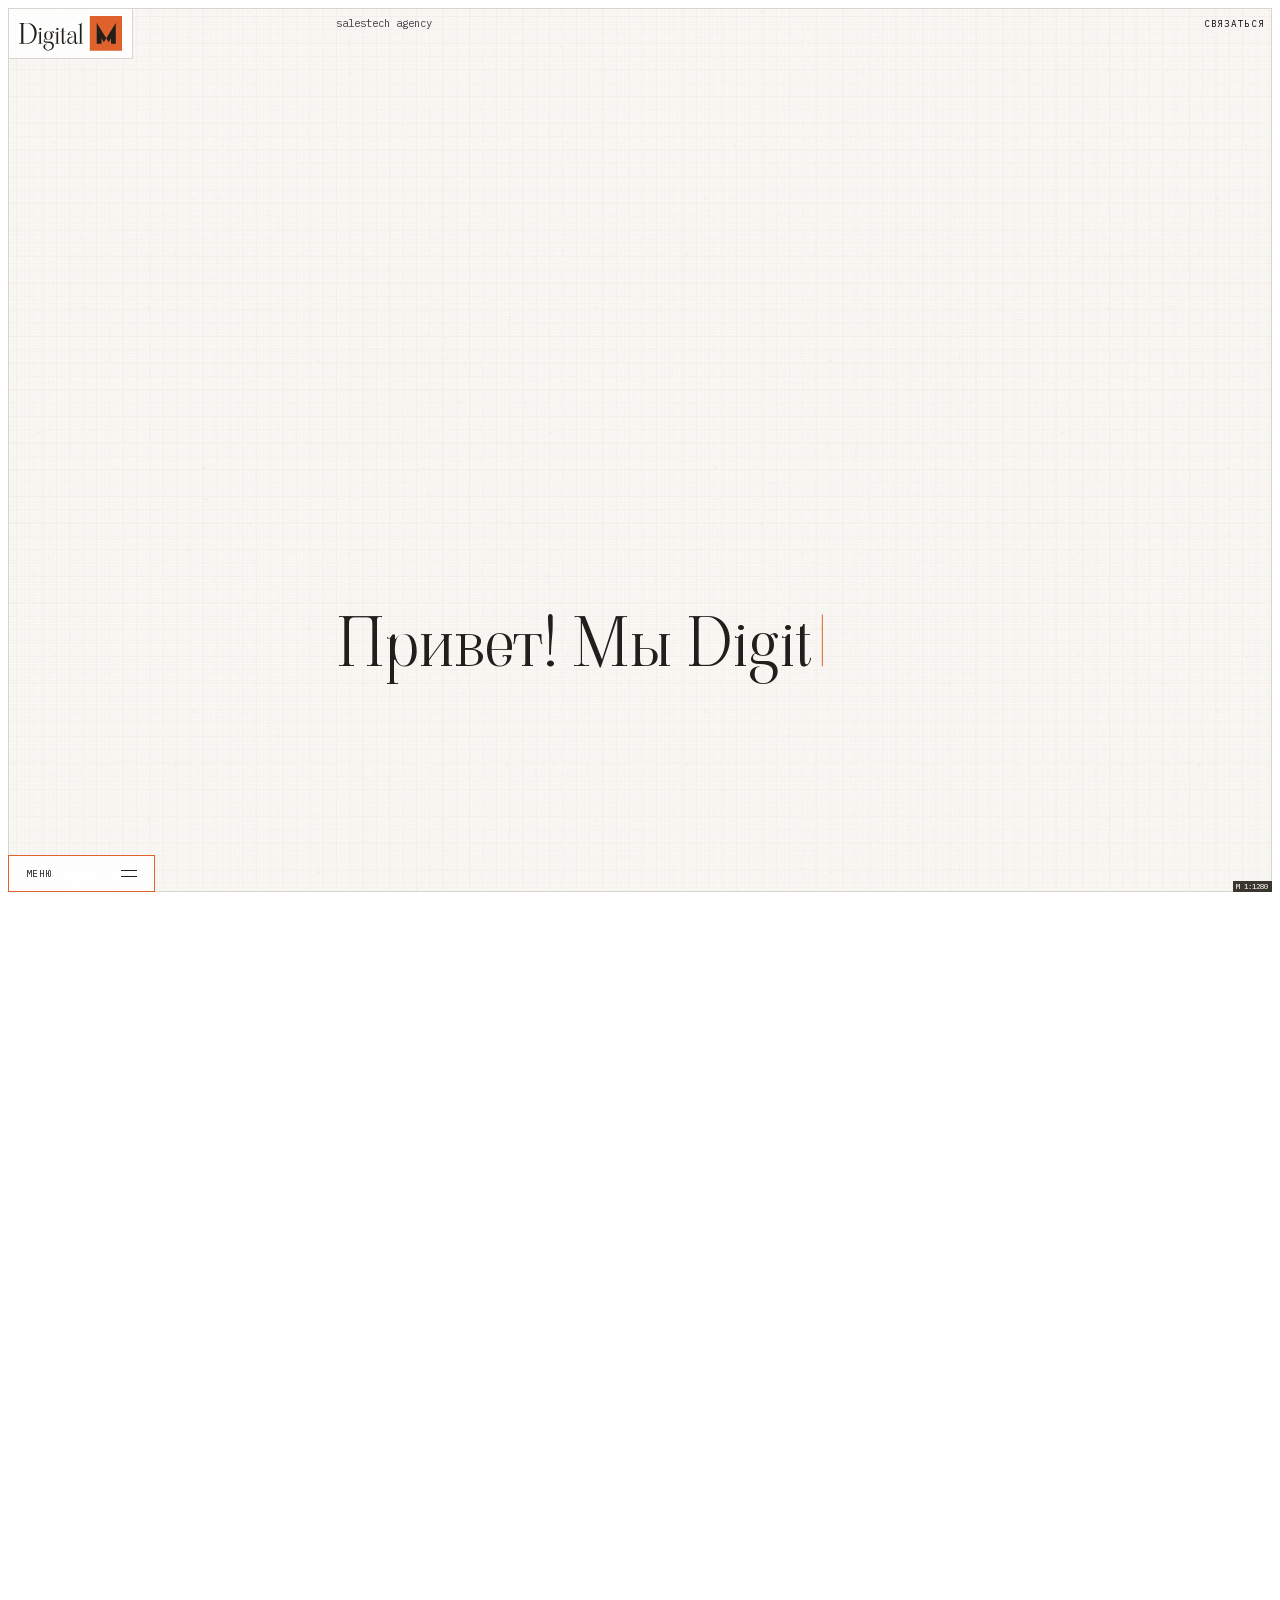
<file: index.html>
<!doctype html>
<html lang="ru">
<meta charset="utf-8">
<meta name="viewport" content="width=device-width, initial-scale=1">
<title>Digital M — salestech agency</title>
<meta name="description" content="Digital M — salestech agency: performance-маркетинг, медийная и контекстная реклама, social media и промо.">
<meta property="og:type" content="website">
<meta property="og:title" content="Digital M — salestech agency">
<meta property="og:description" content="Привет! Мы Digital M. Просто и быстро о том, кто мы и что умеем.">
<meta property="og:url" content="https://digitalm.agency/">
<meta property="og:image" content="https://digitalm.agency/og.png">
<meta property="og:image:width" content="1200">
<meta property="og:image:height" content="630">
<meta name="twitter:card" content="summary_large_image">
<link rel="icon" href="favicon.svg" type="image/svg+xml">
<link rel="apple-touch-icon" href="apple-touch-icon.png">
<meta name="theme-color" content="#FBFAF8">
<link href="fonts/fonts.css?v=1210" rel="stylesheet">
<style>
html{ font-size: calc(100vw / 120); }        
html{ scrollbar-width:none }
html::-webkit-scrollbar{ display:none }
:root{
  --paper:#FBFAF8; --ink:#211E1B; --sand:#E0C8A3; --teal:#417E8D; --terra:#E0622C;
  --mark-dark:#B9B5AC;
  --mark: var(--mark-dark);
  --pole: 0.75rem;     
  --col:  7rem;        
  --gut:  3rem;        
  --pad:  0.75rem;     
  --inset: 1rem;       
  --mark-inset: 0.25rem; 
  --ui-inset: 0.75rem;  
  --plate-h: 3.25rem;  
  --btn-size: 0.875rem;  
  --btn-h: 3.5rem;       
  --btn-pad: 1.5625rem;  
  --cross: 0.75rem;    
  --win: var(--paper);
  --win-ink: var(--ink);
  --mm: .25rem;
  --mm-mid: 1.25rem;
  --mm-major: 2.5rem;
  --vellum: #F6F2EC;
  --white: #FFFFFF;
  --ash: #D9D6D1;    
  --bark: #38362D;   
  --mm-c:       #F7F5F1;                                              
  --mm-mid-c:   color-mix(in srgb, #F2EDE6 41%, transparent);         
  --mm-major-c: color-mix(in srgb, #F2EDE6 37%, transparent);         
  --mm-w: .5px;   
  --paper-tex: none;
}
:root.paper-heron{ --paper-tex: url(paper-heron.png); }
:root.paper-white{ --paper-tex: url(paper-heron-white.png); }
@media (max-resolution: 1.5dppx){ :root{ --mm-w: 1px; } }
@media (max-resolution: 1.5dppx){ :root .svc:not(:last-child)::after, :root .f-line, :root .menu-panel a:last-of-type::after{ transform:none; } }   
*{box-sizing:border-box; margin:0}
html{ font-synthesis: none; -webkit-font-smoothing: antialiased; }
body{ background:var(--white); font-family:"IBM Plex Mono",ui-monospace,Menlo,monospace; color:var(--ink);
      font-weight:400; }
.sheet{ position:fixed; inset:0; z-index:1; padding:var(--pole); }
.window{
  position:relative; width:100%; height:100%; background:var(--win); color:var(--win-ink);
  background-image: var(--paper-tex);   
  background-size: 124px 124px;
  overflow:hidden;
  transition: background .35s ease, color .35s ease;
}
.window::before{ content:""; position:absolute; inset:0; pointer-events:none; z-index:1;
  background-image:
    linear-gradient(to right,  var(--mm-major-c) var(--mm-w), transparent var(--mm-w)),
    linear-gradient(to bottom, var(--mm-major-c) var(--mm-w), transparent var(--mm-w)),
    linear-gradient(to right,  var(--mm-mid-c) var(--mm-w), transparent var(--mm-w)),
    linear-gradient(to bottom, var(--mm-mid-c) var(--mm-w), transparent var(--mm-w)),
    linear-gradient(to right,  var(--mm-c) var(--mm-w), transparent var(--mm-w)),
    linear-gradient(to bottom, var(--mm-c) var(--mm-w), transparent var(--mm-w));
  background-size: var(--mm-major) var(--mm-major), var(--mm-major) var(--mm-major),
    var(--mm-mid) var(--mm-mid), var(--mm-mid) var(--mm-mid), var(--mm) var(--mm), var(--mm) var(--mm);
  background-position: var(--pad) var(--pad);
}
.window::after{ content:""; position:absolute; inset:0; pointer-events:none; z-index:4;
  border:1px solid var(--ash); }   
.x{ position:absolute; width:var(--cross); height:var(--cross); pointer-events:none; z-index:4 }
.x::before,.x::after{ content:""; position:absolute; background:var(--mark); }
.x::before{ left:0; top:50%; width:100%; height:1px; transform:translateY(-50%); }
.x::after{ top:0; left:50%; height:100%; width:1px; transform:translateX(-50%); }
.x.tl{ left:var(--mark-inset); top:var(--mark-inset); }
.x.tr{ right:var(--mark-inset); top:var(--mark-inset); }
.x.bl{ left:var(--mark-inset); bottom:var(--mark-inset); }
.x.br{ right:var(--mark-inset); bottom:var(--mark-inset); }
.x{ display:none; }
.plate{ position:absolute; z-index:5; width:13.75rem; height:var(--btn-h);   
        border:1px solid var(--mark-dark); background:var(--white);   
        display:flex; align-items:center; padding:0 var(--btn-pad);
        font-size:var(--btn-size); letter-spacing:.08em; text-transform:uppercase;
        cursor:pointer; overflow:hidden; }
.plate span{ position:relative; z-index:1; transition:color .25s ease; margin-right:auto; }
.plate i{ position:relative; z-index:1; width:1.5rem; height:1.5rem; flex:none; display:block; }
.plate i::before,.plate i::after{ content:""; position:absolute; left:0; top:50%;
          height:1px; width:100%; background:currentColor; transform-origin:center; }
.plate i::before{ transform:translateY(-3px); }
.plate i::after{  transform:translateY(3px); }
.plate::before{ content:""; position:absolute; inset:0; background:var(--terra);
        transform:scaleX(0); transform-origin:left; transition:transform .28s ease; }
.plate:hover::before{ transform:scaleX(1); }
.plate:hover span{ color:var(--paper); }
.plate:hover i::before,.plate:hover i::after{ background:var(--paper); }
.menu{ border-color:var(--terra); }
.logo{ cursor:pointer; position:absolute; z-index:5; left:0; top:0;
       padding:calc(var(--ui-inset) - 1px) calc(var(--inset) - 1px);
       background:var(--white); border:1px solid var(--ash);   
       color:var(--win-ink); line-height:0; }
.logo svg{ height:var(--plate-h); width:auto; display:block; }
.contact{ position:absolute; z-index:5; right:var(--ui-inset); top:var(--ui-inset);
          width:auto; height:auto; border:0; background:none; padding:0;
          line-height:1.5rem; overflow:visible; }
.contact::before{ content:none; }
.contact span{ transition:color .25s ease; margin-right:-.08em; }
.contact:hover span{ color:var(--terra); }
.menu{ left:0; bottom:0; }   
.scale{ position:absolute; z-index:5; right:0; bottom:0;
        font-size:0.6875rem; line-height:1rem;
        background:var(--bark); color:var(--white); padding:0 .375rem 0 .3125rem; }   
.grain, .grain-hot{ position:absolute; pointer-events:none; z-index:6;
                    mix-blend-mode:multiply; will-change:transform; }
.grain{ inset:0; opacity:.1; }   
.grain-hot{ top:0; left:0; width:34rem; height:34rem; opacity:.3;
            margin:-17rem 0 0 -17rem;             
            -webkit-mask-image: radial-gradient(circle at center, #000 0%, rgba(0,0,0,.55) 38%, transparent 70%);
                    mask-image: radial-gradient(circle at center, #000 0%, rgba(0,0,0,.55) 38%, transparent 70%); }
@media (prefers-reduced-motion:reduce){ .grain-hot{ display:none; } }
.fx{ position:absolute; inset:0; width:100%; height:100%; pointer-events:none; z-index:6; mix-blend-mode:multiply; }
.menu-wrap{
  position:absolute; z-index:5; left:0; bottom:var(--btn-h);
  width:13.75rem;   
  pointer-events:none;
}
.menu-wrap .x{ opacity:0; transition:opacity .2s ease .12s; }
.window.menu-open .menu-wrap .x{ opacity:1; }
.menu-wrap .x.tl{ left:calc(var(--cross)*-1); top:calc(var(--cross)*-1); }
.menu-wrap .x.tr{ right:calc(var(--cross)*-1); top:calc(var(--cross)*-1); }
.menu-wrap .x.br{ right:calc(var(--cross)*-1); bottom:calc(var(--cross)*-1); }
.menu-wrap .x.bl{ left:calc(var(--cross)*-1); bottom:calc(var(--btn-h) * -1 - var(--cross)); }
.menu-wrap .x.br{ right:calc(var(--cross)*-1); bottom:calc(var(--btn-h) * -1 - var(--cross)); }
.menu-panel{
  border:1px solid var(--terra); border-bottom:none; background:var(--white);   
  display:grid; overflow:hidden;
  transform:scaleY(0); transform-origin:bottom; opacity:0;
  transition:transform .28s ease, opacity .18s ease;
  pointer-events:none;
}
.menu-panel a{
  position:relative; height:var(--btn-h); display:flex; align-items:center;
  padding:0 var(--btn-pad); overflow:hidden;
  font-size:var(--btn-size); letter-spacing:.08em; text-transform:uppercase;
  color:inherit; text-decoration:none;
}
.menu-panel a:last-of-type{ position:relative; }
.menu-panel a:last-of-type::after{
  content:""; position:absolute; left:0; right:0; bottom:0; height:1px; z-index:2;
  transform:scaleY(.5); transform-origin:bottom;   
  background-image: repeating-linear-gradient(to right,
    var(--rule) 0 10px, transparent 10px 13px);
}
.menu-panel{ --rule: var(--terra); }
.menu-panel a span{ position:relative; z-index:1; transition:color .25s ease; }
.menu-panel a::before{ content:""; position:absolute; inset:0; background:var(--terra);
  transform:scaleX(0); transform-origin:left; transition:transform .28s ease; }
.menu-panel a:hover::before{ transform:scaleX(1); }
.menu-panel a:hover span{ color:var(--paper); }
.menu-contacts{ display:none; }   
.menu-panel a.inert{ color:var(--mark-dark); cursor:default; }
.menu-panel a.inert:hover::before{ transform:scaleX(0); }
.menu-panel a.inert:hover span{ color:var(--mark-dark); }
.window.menu-open .menu-panel{ transform:scaleY(1); opacity:1; pointer-events:auto; }
.window.menu-open .menu{ border-top:none; }
.plate i::before,.plate i::after{ transition:background .25s ease, transform .28s ease; }
.window.menu-open .menu i::before{ transform:translateY(0) rotate(45deg); }
.window.menu-open .menu i::after{  transform:translateY(0) rotate(-45deg); }
.stage{ position:absolute; inset:0; z-index:2; overflow:hidden; }
.belt{ position:absolute; inset:0; will-change:transform; }
.scene{ position:relative; width:100%; height:100%; }
.scene-hero{ display:grid;
  grid-template-columns: repeat(12, var(--col));
  grid-template-rows: 1fr;
  column-gap: var(--gut);
  padding: var(--pad);
  align-content:end;
}
.kicker{ position:absolute; z-index:5; left:30.75rem; top:.6125rem; width:27rem;   
        font-size:1rem; line-height:1.5rem; opacity:.75; }
.kicker, .contact{ mix-blend-mode:difference; color:var(--white); }
.contact span{ color:var(--white); }
.contact:hover span{ color:#1F9DD3; }
.hero-body{ grid-column: 1 / -1; display:grid; grid-template-columns: subgrid; align-items:end;
       padding-bottom:0; margin-bottom:-0.9925rem; }
.tezis{ grid-column: 4 / span 8; font-family:"Viaoda Libre",Georgia,serif;
        font-weight:400; font-size:6.25rem; line-height:6.75rem; }
.tezis{ position:relative; }
.tezis br.m{ display:none; }
.tezis.ждёт{ visibility:hidden; }
.tw{ visibility:hidden; }
.tw.on{ visibility:visible; }
.tw-tail{ display:inline; }
.cursor{ position:absolute; color:var(--terra); opacity:0; pointer-events:none; }
.cursor svg{ display:block; width:100%; height:100%; overflow:visible;
             transform-origin:50% 100%; transition:transform .42s cubic-bezier(.4,0,.2,1); }
.cursor .head{ opacity:0; transition:opacity .28s ease .18s; }
.cursor.typing{ opacity:1; animation:caret-blink 1.06s steps(1,end) infinite; }
.cursor.typing svg{ transform:scaleY(var(--k,1.4)); }
.cursor.done{ opacity:1; pointer-events:auto; cursor:pointer;
              animation:arrow-hint 1.9s ease-in-out infinite; }
.cursor.done .head{ opacity:1; }
.cursor.done:hover{ opacity:.7; }
@keyframes caret-blink{ 0%,52%{opacity:1} 53%,100%{opacity:0} }
@keyframes arrow-hint{ 0%,100%{transform:translateY(-.125rem)} 50%{transform:translateY(.25rem)} }
@media (prefers-reduced-motion:reduce){
  .tw{ visibility:visible; }
  .cursor{ animation:none; }
  .cursor.typing{ display:none; }
}
.scene-team{ display:grid;
  grid-template-columns: repeat(12, var(--col));
  column-gap: var(--gut);
  padding: 9.5rem var(--pad) 0;     
  align-content:start;
}
.marina{ grid-column: 4 / span 3; align-self:start; }
.staff{ grid-column: 8 / span 5; display:grid;
        grid-template-columns: 17rem 17rem; column-gap: 13rem; row-gap: 11rem;
        align-items:start; will-change:transform; }
.card{ display:block; }
.shot{ width:100%; aspect-ratio:1/1; overflow:hidden; background:var(--mark-dark); }
.shot img{ width:100%; height:100%; object-fit:cover; display:block; }
.role{ margin-top:2rem; font-family:"IBM Plex Mono",ui-monospace,monospace;
       font-size:1rem; line-height:1.5rem; color:var(--terra); }      
.name{ margin-top:1.625rem; font-family:"Viaoda Libre",Georgia,serif; font-weight:400;
       font-size:2.5rem; line-height:2.625rem; }  
.bio{ margin-top:1.25rem; font-family:"IBM Plex Sans",system-ui,sans-serif;
      font-size:1.125rem; line-height:1.75rem; letter-spacing:-.02em; }  
.scene-services{ display:grid;
  grid-template-columns: repeat(12, var(--col));
  column-gap: var(--gut);
  padding: 9.5rem var(--pad) 0;
  align-content:start;
}
.svc{ grid-column: 4 / span 9; display:grid; grid-template-columns: subgrid;
      padding: 2rem 0; will-change:transform; position:relative; }
.svc:not(:last-child)::after{ content:""; position:absolute; left:0; right:0; bottom:0; height:1px;
      transform:scaleY(.5); transform-origin:bottom;
      background: repeating-linear-gradient(to right, var(--mark) 0 .625rem, transparent .625rem .8125rem); }
.svc:first-child{ padding-top:0; }
.svc::after, .f .f-line{ clip-path:inset(0 100% 0 0);
      transition:clip-path .8s cubic-bezier(.215,.61,.355,1) var(--dl,0s); }
.svc.in::after, .f.in .f-line{ clip-path:inset(0 0 0 0); }
.svc-name{ grid-column: 1 / span 5; font-family:"Viaoda Libre",Georgia,serif;
           font-weight:400; font-size:6.25rem; line-height:6.75rem; }
.svc-list{ grid-column: 7 / span 3; }
.svc-list li{ list-style:none; }
.svc-list li{ font-family:"IBM Plex Sans",system-ui,sans-serif;
              font-size:1.125rem; line-height:1.75rem; letter-spacing:-.02em; }   
.scene-cases{ display:grid;
  grid-template-columns: repeat(12, var(--col));
  column-gap: var(--gut);
  padding: 9.5rem var(--pad) 0;
  align-content:start;
}
.cases-head{ grid-column: 4 / span 9; display:flex; justify-content:space-between; align-items:flex-end; }
.cases-title{ font-family:"Viaoda Libre",Georgia,serif; font-weight:400; font-size:6.25rem; line-height:6.75rem; margin-top:-.9375rem; }
.cases-nav{ display:flex; align-items:center; gap:1rem; padding-bottom:1rem; font-size:1rem; line-height:1.5rem; }
.cases-arrow{ font:inherit; color:inherit; background:none; border:0; padding:.25rem .5rem; cursor:pointer;
              transition:color .25s ease; }
.cases-arrow:hover{ color:var(--terra); }
.cases-arrow:disabled{ color:var(--mark-dark); cursor:default; }
.cases-tape{ grid-column: 4 / -1; margin-right: calc(-1 * var(--pad)); margin-top:2.5rem; overflow:hidden; }
.cases-track{ display:flex; gap:var(--gut); transition:transform .7s cubic-bezier(.215,.61,.355,1); will-change:transform; }
.case{ flex:0 0 min(57rem, calc((100vh - 35rem) * 16 / 9)); }
.case > *{ --u: 1rem; }   
.case-body{ display:grid; grid-template-columns: minmax(0, 1fr) minmax(0, 1fr); column-gap:calc(3 * var(--u));
            margin-top:calc(1.5 * var(--u)); }
.case-name{ font-family:"Viaoda Libre",Georgia,serif; font-weight:400; font-size:max(calc(2.5 * var(--u)), 2rem); line-height:max(calc(2.625 * var(--u)), 2.125rem); }
.case-desc{ margin-top:calc(1 * var(--u)); font-family:"IBM Plex Sans",system-ui,sans-serif;
            font-size:max(calc(1.125 * var(--u)), 1rem); line-height:max(calc(1.75 * var(--u)), 1.5rem); letter-spacing:-.02em; }   
.case-shot{ position:relative; aspect-ratio:16 / 9; overflow:hidden; background:var(--mark); }
.case-shot img{ width:100%; height:100%; object-fit:cover; display:block; }
.case-chips{ position:absolute; right:calc(.75 * var(--u)); bottom:calc(.75 * var(--u)); display:flex; gap:calc(.25 * var(--u)); margin:0; padding:0; }
.case-chips li{ list-style:none; background:var(--white); padding:calc(.25 * var(--u)) calc(.5 * var(--u));
                font-size:max(calc(.75 * var(--u)), .6875rem); line-height:max(calc(1 * var(--u)), .9375rem); }
.case-nums{ display:grid; grid-template-columns: repeat(2, minmax(0, 1fr)); column-gap:calc(1.5 * var(--u));
            padding-top:0; align-content:start; }   
.num b{ display:block; font-weight:400; font-size:1.5rem; line-height:1.75rem; color:var(--terra);   
        padding-bottom:.8125rem; position:relative; white-space:nowrap; }   
.num b::after{ content:""; position:absolute; left:0; right:0; bottom:0; height:1px;
      background: repeating-linear-gradient(to right, var(--terra) 0 .625rem, transparent .625rem .8125rem); }
.num span{ display:block; margin-top:calc(.75 * var(--u));   
           font-size:max(calc(1 * var(--u)), .875rem); line-height:max(calc(1.25 * var(--u)), 1.125rem); }   
.scene-form{ display:grid;
  grid-template-columns: repeat(12, var(--col));
  column-gap: var(--gut);
  padding: 9.5rem var(--pad) 0;
  align-content:start;
}
.form-head{ grid-column: 4 / span 6; font-family:"Viaoda Libre",Georgia,serif;
            font-weight:400; font-size:6.25rem; line-height:6.75rem; will-change:transform; }
.form-grid{ grid-column: 4 / span 8; display:grid; grid-template-columns: 1fr 1fr;
            column-gap: var(--gut); margin-top:2rem; }
.f{ position:relative; height:6rem; will-change:transform; }
.f.wide{ grid-column: 1 / -1; }
.f.tall{ height:9rem; }
.f textarea{ position:absolute; left:0; bottom:1rem; top:3rem; width:100%;
          border:0; background:transparent; color:inherit; outline:none; resize:none;
          font-family:"IBM Plex Sans",system-ui,sans-serif; font-size:2rem;
          line-height:2.75rem; letter-spacing:-.02em; }
.f.tall .f-file{ position:absolute; right:0; top:1.25rem; height:1.5rem;
         cursor:pointer; display:flex; align-items:center; z-index:2; }
.f-file input{ position:absolute; width:1px; height:1px; opacity:0; pointer-events:none; }
.f-file b{ font-weight:400; font-family:"IBM Plex Mono",ui-monospace,monospace;
           font-size:var(--btn-size); letter-spacing:.08em; text-transform:uppercase;
           color:var(--mark-dark); transition:color .25s ease; }
.f-file:hover b{ color:var(--terra); }
.f-file.has b{ color:var(--win-ink); }
.f-label{ position:absolute; left:0; top:1.25rem; pointer-events:none;
          font-family:"IBM Plex Mono",ui-monospace,monospace; font-size:var(--btn-size);
          line-height:1.5rem; letter-spacing:.08em; text-transform:uppercase;
          color:var(--mark-dark); }
.f input{ position:absolute; left:0; bottom:1rem; width:100%; height:2.25rem;
          border:0; background:transparent; color:inherit; outline:none;
          font-family:"IBM Plex Sans",system-ui,sans-serif; font-size:2rem;
          line-height:2.25rem; letter-spacing:-.02em; }
.f-line{ position:absolute; left:0; right:0; bottom:0; height:1px; background:var(--mark);
        transform:scaleY(.5); transform-origin:bottom; }   
.f-line::after{ content:""; position:absolute; inset:0; background:var(--terra);
          transform:scaleX(0); transform-origin:left; transition:transform .28s ease; }
.f:focus-within .f-line::after{ transform:scaleX(1); }
.form-send{ grid-column: 1 / -1; margin-top:0; width:100%; height:7rem;
            border:0; background:transparent; color:inherit;
            font-family:"IBM Plex Mono",ui-monospace,monospace; font-size:var(--btn-size);
            letter-spacing:.08em; text-transform:uppercase; text-align:left;
            padding:0; cursor:pointer; position:relative;
            display:flex; align-items:center; will-change:transform; }
.form-send span{ position:relative; z-index:1; padding-left:var(--btn-pad);
            transition:color .25s ease; }
.form-send::before{ content:""; position:absolute; inset:-1px 0 0 0; background:var(--terra);
            transform:scaleX(0); transform-origin:left; transition:transform .28s ease; }
.form-send:hover::before{ transform:scaleX(1); }
.form-send:hover span{ color:var(--paper); }
.form-info{ position:absolute; left:30.75rem; right:var(--pad); bottom:.4375rem;
            margin:0; padding:0; border:0;
            display:grid; grid-template-columns: repeat(3, 1fr); column-gap: var(--gut);
            will-change:transform; }   
.form-info div{ display:block; }
.form-info dt{ font-family:"IBM Plex Mono",ui-monospace,monospace; font-size:var(--btn-size);
               line-height:1.5rem; letter-spacing:.08em; text-transform:uppercase;
               color:var(--mark-dark); }
.form-info dd{ margin:.75rem 0 0; font-family:"IBM Plex Sans",system-ui,sans-serif;
               font-size:1.5rem; line-height:2.25rem; }
.form-info a{ color:inherit; text-decoration:none; cursor:pointer;
            transition:color .25s ease; }
.form-info a:hover{ color:var(--terra); }
.form-info dd a + a{ margin-left:1.5rem; }
.form-honeypot{ position:absolute!important; left:-10000px!important; top:auto!important; width:1px!important; height:1px!important; overflow:hidden!important; }
.agree{ grid-column:1 / -1; position:relative; padding:1.5rem 0; display:flex; align-items:center; gap:.75rem;   
        cursor:pointer; font-family:"IBM Plex Sans",system-ui,sans-serif; font-size:1rem; line-height:1.5rem; }
.agree input{ appearance:none; -webkit-appearance:none; flex:none; width:1.25rem; height:1.25rem; margin:0;
        border:1px solid var(--mark-dark); background:var(--white); cursor:pointer; position:relative;
        transition:background .2s ease, border-color .2s ease; }
.agree input:checked{ background:var(--terra); border-color:var(--terra); }
.agree input:checked::after{ content:""; position:absolute; left:.375rem; top:.125rem; width:.3125rem; height:.6875rem;
        border:solid var(--white); border-width:0 1.5px 1.5px 0; transform:rotate(45deg); }
.agree a{ color:inherit; text-decoration:underline; text-underline-offset:.2em; text-decoration-thickness:1px;
        transition:color .25s ease; }
.agree a:hover{ color:var(--terra); }
.f.err .f-label, .agree.err{ color:var(--terra); }
.f-error{ position:absolute; left:0; bottom:.1rem; display:none; color:var(--terra);
          font-family:"IBM Plex Sans",system-ui,sans-serif; font-size:.75rem; line-height:.875rem; }
.f.err .f-error{ display:block; }
.f.err .f-line::after{ transform:scaleX(1); }          
.agree.err input{ border-color:var(--terra); }
.pop-veil{ position:absolute; inset:0; z-index:7; background:color-mix(in srgb, var(--paper) 78%, transparent);
        opacity:0; pointer-events:none; transition:opacity .28s ease; }
.pop{ position:absolute; z-index:8; left:30.75rem; top:50%; width:57rem;
        background:var(--white); border:1px solid var(--terra); padding:3rem 3rem 0;
        opacity:0; pointer-events:none; transform:translateY(calc(-50% + 1rem));
        transition:opacity .28s ease, transform .28s ease; }
.window.pop-open .pop-veil{ opacity:1; pointer-events:auto; }
.window.pop-open .pop{ opacity:1; pointer-events:auto; transform:translateY(-50%); }
.pop-close{ right:-1px; top:-1px; border-color:var(--terra);
        padding-right:calc(var(--btn-pad) - .125rem); }   
.pop-close i::before{ transform:rotate(45deg); }
.pop-close i::after{  transform:rotate(-45deg); }
.pop-kicker{ font-size:var(--btn-size); line-height:1.5rem; letter-spacing:.08em; text-transform:uppercase;
        color:var(--mark-dark); }
.pop-head{ margin-top:2rem; font-family:"Viaoda Libre",Georgia,serif; font-weight:400;
        font-size:4rem; line-height:4.5rem; }
.pop-text{ margin-top:1rem; max-width:42rem; font-family:"IBM Plex Sans",system-ui,sans-serif;
        font-size:1.25rem; line-height:1.75rem; }
.pop-grid{ display:grid; grid-template-columns:1fr 1fr; column-gap:var(--gut); margin-top:1rem; }
.pop .f .f-line{ clip-path:none; }
.pop .agree{ padding-bottom:3rem; }      
.pop .form-send{ margin:0 -3rem; width:calc(100% + 6rem); }   
.pop .form-send span{ padding-left:calc(3rem + var(--btn-pad)); }   
.pop-done{ display:none; }
.pop.done .pop-grid, .pop.done .pop-text.ask{ display:none; }
.pop.done .pop-done{ display:block; }
.pop-done .form-send{ margin-top:2.5rem; }
.window.paper{ --win:var(--paper); --win-ink:var(--ink);   --mark:var(--mark-dark); }   
.window.sand { --win:var(--sand);  --win-ink:var(--ink);   --mark:var(--paper); }
.window.teal { --win:var(--teal);  --win-ink:var(--paper); --mark:var(--paper); }
.window.ink  { --win:var(--ink);   --win-ink:var(--paper); --mark:var(--paper); }
</style>
<link rel="stylesheet" href="mobile.css?v=1210h" media="(max-width: 767px), (orientation: portrait) and (max-width: 1100px)">
<div class="sheet">
  <div class="window paper" id="win">
    <span class="x tl"></span><span class="x tr"></span><span class="x bl"></span><span class="x br"></span>
    <div class="grain" id="grain"></div>
    <div class="grain-hot" id="grainHot"></div>
    <div class="stage">
    <div class="belt" id="belt">
    <section class="scene scene-hero" id="hero">
      <div class="hero-body">
        <h1 class="tezis">Привет!<br class="m"> Мы Digital&nbsp;M. <br>Просто и&nbsp;быстро<br class="m"> о&nbsp;том, <br class="d">кто мы<br class="m"> и&nbsp;что умеем.<br><span class="tw-tail">&#8203;</span></h1>
        <script>
          (function(){
            var h = document.currentScript.previousElementSibling;
            h.classList.add('ждёт');
            setTimeout(function(){ h.classList.remove('ждёт'); }, 4000);
          })();
        </script>
      </div>
    </section>
    <section class="scene scene-team" id="team">
      <article class="card marina">
        <div class="shot"><img src="foto/marina.png" alt=""></div>
        <div class="role accent">CEO, управляющий партнер</div>
        <h2 class="name">Марина <br>Зрилова</h2>
        <p class="bio">Опыт в&nbsp;digital 15&nbsp;лет. Строю партнерские отношения вдолгую и&nbsp;с&nbsp;направленностью на&nbsp;результат. Средний срок контракта 3&nbsp;года</p>
      </article>
      <div class="staff" id="staff">
          <article class="card">
            <div class="shot"><img src="foto/anastasia.png" alt=""></div>
            <div class="role">директор по развитию</div>
            <h2 class="name">Анастасия <br>Шелехова</h2>
            <p class="bio">Эксперт в&nbsp;digital 7 лет. 4&nbsp;высших образования.<br>Нахожу идеальное решение для&nbsp;вашей бизнес-задачи</p>
          </article>
          <article class="card">
            <div class="shot"><img src="foto/anna.png" alt=""></div>
            <div class="role">медиадиректор</div>
            <h2 class="name">Анна <br>Стец</h2>
            <p class="bio">Опыт в&nbsp;диджитал 10&nbsp;лет.<br>Поиск новых источников трафика, медиа-миксов, новых технологий, обзор медиарынка, трендов</p>
          </article>
          <article class="card">
            <div class="shot"><img src="foto/varvara.png" alt=""></div>
            <div class="role">performance-директор</div>
            <h2 class="name">Варвара <br>Негробова</h2>
            <p class="bio">Эксперт в&nbsp;digital 13&nbsp;лет. Опыт маркетолога на стороне клиента и диджитал-менеджера помогает выстроить четкий бизнес-процесс для&nbsp;быстрой и&nbsp;качественной работы с&nbsp;клиентами</p>
          </article>
          <article class="card">
            <div class="shot"><img src="foto/maria.png" alt=""></div>
            <div class="role">SM-директор</div>
            <h2 class="name">Мария <br>Барабанова</h2>
            <p class="bio">Опыт в&nbsp;digital 8&nbsp;лет.<br>Успешное создание смм-стратегий и&nbsp;реализация btl-кампаний и спецпроектов</p>
          </article>
      </div>
    </section>
    <section class="scene scene-services" id="services">
      <div class="svc">
        <h2 class="svc-name">Brandformance</h2>
        <ul class="svc-list"><li>performance-маркетинг</li><li>медийная реклама</li><li>контекстная реклама</li></ul>
      </div>
      <div class="svc">
        <h2 class="svc-name">Social Media</h2>
        <ul class="svc-list"><li>инфлюэнс-маркетинг</li><li>smm-стратегии</li><li>создание контента / продвижение / публикации / модерация</li><li>посевы в&nbsp;пабликах</li><li>спецпроекты</li></ul>
      </div>
      <div class="svc">
        <h2 class="svc-name">Promo</h2>
        <ul class="svc-list"><li>чековые промо под&nbsp;ключ</li><li>креативные идеи и&nbsp;адаптация под&nbsp;форматы</li><li>варианты механики</li><li>создание промо-сайтов</li><li>размещение</li><li>модерация чеков</li></ul>
      </div>
    </section>
    <section class="scene scene-cases" id="cases">
      <div class="cases-head">
        <h2 class="cases-title">Кейсы</h2>
        <div class="cases-nav" id="casesNav">
          <button class="cases-arrow" data-dir="-1" aria-label="предыдущий кейс">←</button>
          <span class="cases-count" id="casesCount">01 / 02</span>
          <button class="cases-arrow" data-dir="1" aria-label="следующий кейс">→</button>
        </div>
      </div>
      <div class="cases-tape">
        <div class="cases-track" id="casesTrack">
          <article class="case">
            <div class="case-shot"><img src="foto/case-saan.jpg" alt="">
              <ul class="case-chips"><li>медиа</li><li>контекст</li><li>классифайды</li><li>таргет</li></ul></div>
            <div class="case-body"><div class="case-text">
              <h3 class="case-name">МФК SAAN</h3>
              <p class="case-desc">Держим проект в&nbsp;ТОП-3 по&nbsp;продажам без роста бюджета: перестроили медиа под&nbsp;бизнес-цели.</p>
            </div>
            <div class="case-nums">
              <div class="num"><b>ТОП-3</b><span>по продажам в&nbsp;конкурентном поле</span></div>
              <div class="num"><b>x2 раза</b><span>рост доли внутренних продаж</span></div>
            </div></div>
          </article>
          <article class="case">
            <div class="case-shot"><img src="foto/case-brusnika.jpg" alt="">
              <ul class="case-chips"><li>flash-активация</li><li>production</li><li>медиа</li></ul></div>
            <div class="case-body"><div class="case-text">
              <h3 class="case-name">Брусника</h3>
              <p class="case-desc">«Обменяю 20&nbsp;см² на&nbsp;20&nbsp;м²»&nbsp;— сервис обмена жилья через самого знаменитого жителя Фонтанки.</p>
            </div>
            <div class="case-nums">
              <div class="num"><b>&gt;500 тыс</b><span>общий охват</span></div>
              <div class="num"><b>&gt;300</b><span>реакций и&nbsp;репостов</span></div>
            </div></div>
          </article>
        </div>
      </div>
    </section>
    <section class="scene scene-form" id="form">
      <h2 class="form-head">Связаться с&nbsp;нами</h2>
      <form class="form-grid" id="formGrid" data-endpoint="" novalidate>
        <input type="hidden" name="source" value="связаться">
        <input class="form-honeypot" type="text" name="website" tabindex="-1" autocomplete="off" aria-hidden="true">
        <div class="f"><span class="f-label">имя</span><input type="text" name="name" aria-label="имя" maxlength="120" data-need><span class="f-line"></span></div>
        <div class="f"><span class="f-label">компания</span><input type="text" name="company" aria-label="компания" maxlength="120"><span class="f-line"></span></div>
        <div class="f"><span class="f-label">почта</span><input type="email" name="email" aria-label="почта" aria-describedby="emailError" maxlength="254" autocomplete="email" data-reach><span class="f-error" id="emailError" role="status" aria-live="polite"></span><span class="f-line"></span></div>
        <div class="f"><span class="f-label">телефон</span><input type="tel" name="phone" aria-label="телефон" aria-describedby="phoneError" maxlength="40" autocomplete="tel" inputmode="tel" data-reach><span class="f-error" id="phoneError" role="status" aria-live="polite"></span><span class="f-line"></span></div>
        <div class="f wide tall">
          <span class="f-label">задача</span>
          <label class="f-file" id="fileRow"><b>прикрепить файл</b><input type="file" name="file" id="fileInput"></label>
          <textarea name="task" aria-label="задача" rows="3" maxlength="4000"></textarea>
          <span class="f-line"></span>
        </div>
        <label class="agree"><input type="checkbox" name="agree">
          <span>Согласен на&nbsp;обработку персональных данных и&nbsp;принимаю <a href="politika.html" target="_blank">политику обработки</a></span></label>
        <button class="form-send" type="submit"><span>отправить</span></button>
      </form>
      <dl class="form-info">
        <div><dt>телефон</dt><dd><a data-c="phone"></a></dd></div>
        <div><dt>почта</dt><dd><a data-c="email"></a></dd></div>
        <div><dt>мессенджеры</dt><dd><a data-c="telegram">телеграм</a><a data-c="whatsapp">вотсап</a><a data-c="max">макс</a></dd></div>
      </dl>
    </section>
    </div>
    </div>
    <div class="pop-veil" id="popVeil"></div>
    <div class="pop" id="pop" role="dialog" aria-modal="true" aria-labelledby="popHead" aria-hidden="true">
      <div class="plate pop-close" id="popClose" role="button" tabindex="0"><span>закрыть</span><i></i></div>
      <div class="pop-kicker">кейсы</div>
      <h2 class="pop-head" id="popHead">Расскажем о&nbsp;кейсах</h2>
      <p class="pop-text ask">Оставьте контакты — свяжемся, покажем кейсы на встрече или&nbsp;пришлём&nbsp;подборку под вашу задачу.</p>   
      <form class="pop-grid" id="popForm" data-endpoint="" novalidate>
        <input type="hidden" name="source" value="кейсы">
        <input class="form-honeypot" type="text" name="website" tabindex="-1" autocomplete="off" aria-hidden="true">
        <div class="f"><span class="f-label">имя</span><input type="text" name="name" aria-label="имя" maxlength="120" data-need><span class="f-line"></span></div>
        <div class="f"><span class="f-label">компания</span><input type="text" name="company" aria-label="компания" maxlength="120"><span class="f-line"></span></div>
        <div class="f wide"><span class="f-label">телефон или телеграм</span><input type="text" name="contact" aria-label="телефон или телеграм" maxlength="254" data-need><span class="f-line"></span></div>
        <label class="agree"><input type="checkbox" name="agree">
          <span>Согласен на&nbsp;обработку персональных данных и&nbsp;принимаю <a href="politika.html" target="_blank">политику обработки</a></span></label>
        <button class="form-send" type="submit"><span>получить кейсы</span></button>
      </form>
      <div class="pop-done">
        <p class="pop-text">Свяжемся в&nbsp;течение рабочего дня.</p>
        <button class="form-send" type="button" id="popDoneClose"><span>закрыть</span></button>
      </div>
    </div>
    <div class="kicker">salestech agency</div>
    <div class="logo"><svg class="logo-svg" viewBox="322 224 3352 1120" fill="none" xmlns="http://www.w3.org/2000/svg" aria-label="Digital M">
<path d="M3674 224H2610V1344H3674V224Z" fill="#E0622C"/>
<path d="M2834 448L3142 946.355L3065.06 1070.94L2988.04 946.355V1120H2834V448Z" fill="#211E1B"/>
<path d="M3450 448L3142 946.355L3219 1070.94L3295.99 946.355V1120H3450V448Z" fill="#211E1B"/>
<path d="M325.205 1098.77C336.759 1102.42 347.401 1104.24 357.13 1104.24C368.684 1104.24 377.501 1101.2 383.582 1095.12C390.271 1088.43 393.616 1079 393.616 1066.84V501.316C393.616 489.154 390.271 480.033 383.582 473.952C377.501 467.263 368.684 463.918 357.13 463.918C347.401 463.918 336.759 465.743 325.205 469.391V446.588H607.056C659.352 446.588 707.391 459.966 751.174 486.722C795.564 513.478 830.53 551.18 856.07 599.827C881.609 648.474 894.379 703.811 894.379 765.836C894.379 828.47 881.305 887.151 855.157 941.879C829.618 996.607 794.652 1040.39 750.262 1073.23C706.479 1105.46 658.744 1121.57 607.056 1121.57H325.205V1098.77ZM586.989 1106.06C621.65 1106.06 656.919 1094.51 692.797 1071.4C729.282 1048.29 759.991 1012.42 784.923 963.77C809.855 914.515 822.32 853.401 822.32 780.43C822.32 723.878 811.375 671.278 789.484 622.63C768.2 573.375 739.316 534.153 702.83 504.965C666.953 475.776 628.339 461.182 586.989 461.182H504.896C493.951 461.182 483.917 464.527 474.796 471.216C466.283 477.297 462.026 487.33 462.026 501.316V1066.84C462.026 1080.83 466.283 1090.86 474.796 1096.94C483.917 1103.02 493.951 1106.06 504.896 1106.06H586.989Z" fill="currentColor"/>
<path d="M1010.3 678.193C1000.36 678.193 992.07 675.154 985.441 669.077C978.812 663 975.497 655.266 975.497 645.874C975.497 636.483 978.812 628.748 985.441 622.671C992.07 616.594 1000.36 613.556 1010.3 613.556C1020.25 613.556 1028.53 616.87 1035.16 623.5C1042.34 629.577 1045.93 637.035 1045.93 645.874C1045.93 655.266 1042.62 663 1035.99 669.077C1029.36 675.154 1020.8 678.193 1010.3 678.193ZM937.378 1106.62C946.769 1109.38 953.675 1110.76 958.095 1110.76C968.039 1110.76 974.392 1107.45 977.154 1100.82C979.916 1093.64 981.298 1083.14 981.298 1069.33V774.32C973.011 777.082 964.172 778.463 954.78 778.463C950.913 778.463 945.112 777.91 937.378 776.806V754.431H944.836C944.836 758.298 946.769 761.613 950.636 764.375C955.056 767.138 960.028 768.519 965.553 768.519C973.287 768.519 980.193 765.48 986.27 759.403C992.347 753.326 999.805 743.935 1008.64 731.228H1032.68V1069.33C1032.68 1083.69 1033.78 1094.19 1035.99 1100.82C1038.75 1107.45 1044.55 1110.76 1053.39 1110.76C1057.81 1110.76 1064.72 1109.38 1074.11 1106.62V1119.05H937.378V1106.62Z" fill="currentColor"/>
<path d="M985.441 669.077L986.117 668.34H986.117L985.441 669.077ZM985.441 622.671L984.765 621.934V621.934L985.441 622.671ZM1035.16 623.5L1034.45 624.207L1034.48 624.236L1034.52 624.263L1035.16 623.5ZM1035.99 669.077L1035.31 668.34V668.34L1035.99 669.077ZM937.378 1106.62L937.66 1105.66L936.378 1105.28V1106.62H937.378ZM977.154 1100.82L978.077 1101.2L978.083 1101.19L978.088 1101.18L977.154 1100.82ZM981.298 774.32H982.298V772.932L980.981 773.371L981.298 774.32ZM937.378 776.806H936.378V777.673L937.236 777.795L937.378 776.806ZM937.378 754.431V753.431H936.378V754.431H937.378ZM944.836 754.431H945.836V753.431H944.836V754.431ZM950.636 764.375L950.055 765.189L950.08 765.207L950.106 765.223L950.636 764.375ZM1008.64 731.228V730.228H1008.12L1007.82 730.657L1008.64 731.228ZM1032.68 731.228H1033.68V730.228H1032.68V731.228ZM1035.99 1100.82L1035.04 1101.14L1035.05 1101.17L1035.07 1101.2L1035.99 1100.82ZM1074.11 1106.62H1075.11V1105.28L1073.83 1105.66L1074.11 1106.62ZM1074.11 1119.05V1120.05H1075.11V1119.05H1074.11ZM937.378 1119.05H936.378V1120.05H937.378V1119.05ZM1010.3 678.193V677.193C1000.58 677.193 992.542 674.23 986.117 668.34L985.441 669.077L984.765 669.814C991.599 676.079 1000.14 679.193 1010.3 679.193V678.193ZM985.441 669.077L986.117 668.34C979.704 662.462 976.497 655 976.497 645.874H975.497H974.497C974.497 655.532 977.919 663.539 984.765 669.814L985.441 669.077ZM975.497 645.874H976.497C976.497 636.749 979.704 629.287 986.117 623.408L985.441 622.671L984.765 621.934C977.919 628.21 974.497 636.216 974.497 645.874H975.497ZM985.441 622.671L986.117 623.408C992.542 617.519 1000.58 614.556 1010.3 614.556V613.556V612.556C1000.14 612.556 991.599 615.67 984.765 621.934L985.441 622.671ZM1010.3 613.556V614.556C1020 614.556 1028.03 617.777 1034.45 624.207L1035.16 623.5L1035.87 622.793C1029.04 615.964 1020.49 612.556 1010.3 612.556V613.556ZM1035.16 623.5L1034.52 624.263C1041.49 630.164 1044.93 637.35 1044.93 645.874H1045.93H1046.93C1046.93 636.72 1043.2 628.99 1035.81 622.737L1035.16 623.5ZM1045.93 645.874H1044.93C1044.93 655 1041.73 662.462 1035.31 668.34L1035.99 669.077L1036.67 669.814C1043.51 663.539 1046.93 655.532 1046.93 645.874H1045.93ZM1035.99 669.077L1035.31 668.34C1028.9 674.22 1020.59 677.193 1010.3 677.193V678.193V679.193C1021 679.193 1029.82 676.088 1036.67 669.814L1035.99 669.077ZM937.378 1106.62L937.095 1107.58C946.495 1110.34 953.52 1111.76 958.095 1111.76V1110.76V1109.76C953.83 1109.76 947.043 1108.42 937.66 1105.66L937.378 1106.62ZM958.095 1110.76V1111.76C968.257 1111.76 975.099 1108.35 978.077 1101.2L977.154 1100.82L976.231 1100.43C973.685 1106.55 967.82 1109.76 958.095 1109.76V1110.76ZM977.154 1100.82L978.088 1101.18C980.916 1093.82 982.298 1083.18 982.298 1069.33H981.298H980.298C980.298 1083.1 978.917 1093.45 976.221 1100.46L977.154 1100.82ZM981.298 1069.33H982.298V774.32H981.298H980.298V1069.33H981.298ZM981.298 774.32L980.981 773.371C972.804 776.097 964.072 777.463 954.78 777.463V778.463V779.463C964.271 779.463 973.218 778.067 981.614 775.268L981.298 774.32ZM954.78 778.463V777.463C950.987 777.463 945.244 776.919 937.519 775.816L937.378 776.806L937.236 777.795C944.98 778.902 950.839 779.463 954.78 779.463V778.463ZM937.378 776.806H938.378V754.431H937.378H936.378V776.806H937.378ZM937.378 754.431V755.431H944.836V754.431V753.431H937.378V754.431ZM944.836 754.431H943.836C943.836 758.696 945.993 762.287 950.055 765.189L950.636 764.375L951.218 763.562C947.546 760.939 945.836 757.9 945.836 754.431H944.836ZM950.636 764.375L950.106 765.223C954.695 768.091 959.853 769.519 965.553 769.519V768.519V767.519C960.204 767.519 955.418 766.184 951.166 763.527L950.636 764.375ZM965.553 768.519V769.519C973.583 769.519 980.735 766.352 986.977 760.11L986.27 759.403L985.563 758.696C979.65 764.608 972.991 767.519 965.553 767.519V768.519ZM986.27 759.403L986.977 760.11C993.116 753.971 1000.61 744.522 1009.46 731.799L1008.64 731.228L1007.82 730.657C998.995 743.347 991.577 752.682 985.563 758.696L986.27 759.403ZM1008.64 731.228V732.228H1032.68V731.228V730.228H1008.64V731.228ZM1032.68 731.228H1031.68V1069.33H1032.68H1033.68V731.228H1032.68ZM1032.68 1069.33H1031.68C1031.68 1083.71 1032.78 1094.34 1035.04 1101.14L1035.99 1100.82L1036.94 1100.5C1034.78 1094.03 1033.68 1083.67 1033.68 1069.33H1032.68ZM1035.99 1100.82L1035.07 1101.2C1036.53 1104.71 1038.81 1107.37 1041.92 1109.15C1045.01 1110.91 1048.85 1111.76 1053.39 1111.76V1110.76V1109.76C1049.09 1109.76 1045.62 1108.96 1042.91 1107.41C1040.22 1105.87 1038.22 1103.56 1036.91 1100.43L1035.99 1100.82ZM1053.39 1110.76V1111.76C1057.97 1111.76 1064.99 1110.34 1074.39 1107.58L1074.11 1106.62L1073.83 1105.66C1064.44 1108.42 1057.66 1109.76 1053.39 1109.76V1110.76ZM1074.11 1106.62H1073.11V1119.05H1074.11H1075.11V1106.62H1074.11ZM1074.11 1119.05V1118.05H937.378V1119.05V1120.05H1074.11V1119.05ZM937.378 1119.05H938.378V1106.62H937.378H936.378V1119.05H937.378Z" fill="currentColor"/>
<path d="M1396.19 731.228C1387.9 729.018 1377.96 734.267 1366.35 746.973C1380.72 759.68 1391.49 775.424 1398.67 794.208C1405.86 812.991 1409.45 832.88 1409.45 853.873C1409.45 894.754 1398.12 927.901 1375.47 953.314C1353.37 978.727 1318.84 991.433 1271.89 991.433C1234.32 991.433 1203.93 982.042 1180.73 963.258C1168.58 966.573 1160.01 973.202 1155.04 983.147C1150.07 992.538 1147.58 1001.93 1147.58 1011.32C1147.58 1037.84 1171.62 1051.1 1219.68 1051.1L1309.18 1052.76C1356.13 1053.31 1391.22 1066.29 1414.42 1091.7C1438.17 1116.56 1450.05 1146.12 1450.05 1180.37C1450.05 1207.44 1442.59 1232.86 1427.68 1256.61C1412.76 1280.92 1391.77 1300.53 1364.7 1315.45C1337.63 1330.36 1306.69 1337.82 1271.89 1337.82C1242.61 1337.82 1215.54 1332.3 1190.67 1321.25C1166.37 1310.2 1147.03 1295.28 1132.67 1276.5C1118.86 1258.27 1111.95 1238.1 1111.95 1216.01C1111.95 1200.54 1116.09 1185.34 1124.38 1170.43C1132.67 1156.06 1145.65 1143.91 1163.33 1133.97C1181.56 1124.02 1204.49 1119.05 1232.11 1119.05V1125.68C1204.49 1125.68 1185.98 1133.69 1176.59 1149.71C1167.2 1165.73 1162.5 1187.83 1162.5 1216.01C1162.5 1245.84 1171.62 1270.97 1189.85 1291.42C1208.08 1312.41 1235.42 1322.91 1271.89 1322.91C1311.11 1322.91 1341.49 1310.75 1363.04 1286.44C1385.14 1262.69 1396.19 1229.26 1396.19 1186.17C1396.19 1122.09 1340.94 1090.05 1230.45 1090.05C1158.63 1090.05 1122.72 1070.43 1122.72 1031.21C1122.72 1016.85 1126.87 1002.21 1135.15 987.29C1143.99 972.374 1156.98 962.153 1174.1 956.629C1150.35 932.321 1138.47 898.069 1138.47 853.873C1138.47 815.201 1149.52 782.606 1171.62 756.089C1193.71 729.018 1227.14 715.483 1271.89 715.483C1306.69 715.483 1335.69 724.046 1358.9 741.172C1366.08 733.99 1374.64 728.19 1384.59 723.77C1395.08 718.798 1405.03 716.312 1414.42 716.312C1420.5 716.312 1424.91 716.864 1427.68 717.969C1435.96 720.732 1442.87 725.427 1448.39 732.057C1454.47 738.134 1457.51 744.763 1457.51 751.945C1457.51 757.47 1455.3 763.27 1450.88 769.347C1445.36 776.529 1440.38 780.12 1435.96 780.12C1432.1 780.12 1428.78 778.187 1426.02 774.32C1423.26 770.452 1419.94 764.652 1416.08 756.917C1412.21 748.63 1408.89 742.553 1406.13 738.686C1403.37 734.267 1400.05 731.781 1396.19 731.228ZM1271.89 981.489C1301.17 981.489 1321.61 970.164 1333.21 947.513C1345.36 924.863 1351.44 893.649 1351.44 853.873C1351.44 816.306 1345.36 785.645 1333.21 761.889C1321.05 737.581 1300.61 725.427 1271.89 725.427C1243.71 725.427 1223.82 737.581 1212.22 761.889C1200.62 785.645 1194.82 816.306 1194.82 853.873C1194.82 893.649 1200.34 924.863 1211.39 947.513C1222.99 970.164 1243.16 981.489 1271.89 981.489Z" fill="currentColor"/>
<path d="M1396.19 731.228L1395.93 732.194L1395.99 732.21L1396.05 732.218L1396.19 731.228ZM1366.35 746.973L1365.62 746.299L1364.93 747.049L1365.69 747.722L1366.35 746.973ZM1375.47 953.314L1374.72 952.649L1374.72 952.658L1375.47 953.314ZM1180.73 963.258L1181.36 962.481L1180.96 962.159L1180.47 962.294L1180.73 963.258ZM1155.04 983.147L1155.93 983.615L1155.93 983.604L1155.94 983.594L1155.04 983.147ZM1219.68 1051.1L1219.7 1050.1L1219.69 1050.1H1219.68V1051.1ZM1309.18 1052.76L1309.16 1053.76L1309.16 1053.76L1309.18 1052.76ZM1414.42 1091.7L1413.68 1092.38L1413.69 1092.39L1413.7 1092.39L1414.42 1091.7ZM1427.68 1256.61L1426.83 1256.08L1426.82 1256.09L1427.68 1256.61ZM1364.7 1315.45L1365.18 1316.32V1316.32L1364.7 1315.45ZM1190.67 1321.25L1190.26 1322.16L1190.27 1322.16L1190.67 1321.25ZM1132.67 1276.5L1131.87 1277.1L1131.87 1277.11L1132.67 1276.5ZM1124.38 1170.43L1123.51 1169.93L1123.51 1169.94L1123.51 1169.94L1124.38 1170.43ZM1163.33 1133.97L1162.85 1133.09L1162.84 1133.09L1163.33 1133.97ZM1232.11 1119.05H1233.11V1118.05H1232.11V1119.05ZM1232.11 1125.68V1126.68H1233.11V1125.68H1232.11ZM1176.59 1149.71L1177.45 1150.22V1150.22L1176.59 1149.71ZM1189.85 1291.42L1190.6 1290.76L1190.59 1290.75L1189.85 1291.42ZM1363.04 1286.44L1362.31 1285.76L1362.3 1285.77L1362.29 1285.78L1363.04 1286.44ZM1135.15 987.29L1134.29 986.78L1134.29 986.792L1134.28 986.804L1135.15 987.29ZM1174.1 956.629L1174.41 957.581L1175.94 957.085L1174.82 955.93L1174.1 956.629ZM1171.62 756.089L1172.38 756.729L1172.39 756.721L1171.62 756.089ZM1358.9 741.172L1358.3 741.977L1359 742.488L1359.6 741.879L1358.9 741.172ZM1384.59 723.77L1384.99 724.684L1385 724.679L1385.01 724.674L1384.59 723.77ZM1427.68 717.969L1427.31 718.898L1427.33 718.909L1427.36 718.918L1427.68 717.969ZM1448.39 732.057L1447.63 732.697L1447.65 732.732L1447.69 732.764L1448.39 732.057ZM1450.88 769.347L1451.67 769.957L1451.68 769.946L1451.69 769.936L1450.88 769.347ZM1426.02 774.32L1425.21 774.901V774.901L1426.02 774.32ZM1416.08 756.917L1415.17 757.34L1415.17 757.352L1415.18 757.364L1416.08 756.917ZM1406.13 738.686L1405.28 739.216L1405.3 739.242L1405.32 739.268L1406.13 738.686ZM1333.21 947.513L1332.33 947.041L1332.32 947.049L1332.32 947.058L1333.21 947.513ZM1333.21 761.889L1332.31 762.337L1332.32 762.345L1333.21 761.889ZM1212.22 761.889L1213.12 762.328L1213.12 762.32L1212.22 761.889ZM1211.39 947.513L1210.49 947.952L1210.5 947.961L1210.5 947.969L1211.39 947.513ZM1396.19 731.228L1396.44 730.262C1391.99 729.074 1387.17 729.919 1382.05 732.623C1376.93 735.321 1371.46 739.901 1365.62 746.299L1366.35 746.973L1367.09 747.647C1372.85 741.339 1378.15 736.941 1382.98 734.391C1387.8 731.847 1392.1 731.172 1395.93 732.194L1396.19 731.228ZM1366.35 746.973L1365.69 747.722C1379.93 760.316 1390.61 775.925 1397.74 794.565L1398.67 794.208L1399.61 793.851C1392.37 774.924 1381.51 759.043 1367.02 746.224L1366.35 746.973ZM1398.67 794.208L1397.74 794.565C1404.88 813.229 1408.45 832.996 1408.45 853.873H1409.45H1410.45C1410.45 832.763 1406.83 812.753 1399.61 793.851L1398.67 794.208ZM1409.45 853.873H1408.45C1408.45 894.561 1397.18 927.455 1374.72 952.649L1375.47 953.314L1376.22 953.98C1399.06 928.348 1410.45 894.948 1410.45 853.873H1409.45ZM1375.47 953.314L1374.72 952.658C1352.87 977.777 1318.67 990.433 1271.89 990.433V991.433V992.433C1319.01 992.433 1353.87 979.678 1376.22 953.97L1375.47 953.314ZM1271.89 991.433V990.433C1234.49 990.433 1204.34 981.086 1181.36 962.481L1180.73 963.258L1180.1 964.036C1203.52 982.997 1234.15 992.433 1271.89 992.433V991.433ZM1180.73 963.258L1180.47 962.294C1168.08 965.672 1159.26 972.466 1154.15 982.699L1155.04 983.147L1155.94 983.594C1160.76 973.939 1169.07 967.474 1180.99 964.223L1180.73 963.258ZM1155.04 983.147L1154.16 982.679C1149.12 992.195 1146.58 1001.75 1146.58 1011.32H1147.58H1148.58C1148.58 1002.11 1151.02 992.881 1155.93 983.615L1155.04 983.147ZM1147.58 1011.32H1146.58C1146.58 1018.11 1148.12 1024.09 1151.23 1029.24C1154.34 1034.39 1158.99 1038.65 1165.12 1042.03C1177.36 1048.78 1195.59 1052.1 1219.68 1052.1V1051.1V1050.1C1195.71 1050.1 1177.89 1046.79 1166.09 1040.28C1160.21 1037.03 1155.84 1033 1152.95 1028.21C1150.05 1023.41 1148.58 1017.8 1148.58 1011.32H1147.58ZM1219.68 1051.1L1219.66 1052.1L1309.16 1053.76L1309.18 1052.76L1309.19 1051.76L1219.7 1050.1L1219.68 1051.1ZM1309.18 1052.76L1309.16 1053.76C1355.95 1054.31 1390.72 1067.24 1413.68 1092.38L1414.42 1091.7L1415.16 1091.03C1391.71 1065.35 1356.32 1052.31 1309.19 1051.76L1309.18 1052.76ZM1414.42 1091.7L1413.7 1092.39C1437.27 1117.07 1449.05 1146.38 1449.05 1180.37H1450.05H1451.05C1451.05 1145.86 1439.07 1116.06 1415.14 1091.01L1414.42 1091.7ZM1450.05 1180.37H1449.05C1449.05 1207.25 1441.65 1232.48 1426.83 1256.08L1427.68 1256.61L1428.52 1257.14C1443.54 1233.23 1451.05 1207.64 1451.05 1180.37H1450.05ZM1427.68 1256.61L1426.82 1256.09C1412.01 1280.24 1391.15 1299.73 1364.21 1314.57L1364.7 1315.45L1365.18 1316.32C1392.39 1301.33 1413.51 1281.6 1428.53 1257.13L1427.68 1256.61ZM1364.7 1315.45L1364.21 1314.57C1337.31 1329.4 1306.54 1336.82 1271.89 1336.82V1337.82V1338.82C1306.84 1338.82 1337.94 1331.33 1365.18 1316.32L1364.7 1315.45ZM1271.89 1337.82V1336.82C1242.73 1336.82 1215.8 1331.32 1191.08 1320.33L1190.67 1321.25L1190.27 1322.16C1215.27 1333.27 1242.48 1338.82 1271.89 1338.82V1337.82ZM1190.67 1321.25L1191.09 1320.34C1166.91 1309.35 1147.71 1294.53 1133.46 1275.89L1132.67 1276.5L1131.87 1277.11C1146.35 1296.04 1165.82 1311.05 1190.26 1322.16L1190.67 1321.25ZM1132.67 1276.5L1133.46 1275.9C1119.78 1257.83 1112.95 1237.88 1112.95 1216.01H1111.95H1110.95C1110.95 1238.33 1117.93 1258.7 1131.87 1277.1L1132.67 1276.5ZM1111.95 1216.01H1112.95C1112.95 1200.72 1117.04 1185.7 1125.25 1170.91L1124.38 1170.43L1123.51 1169.94C1115.15 1184.99 1110.95 1200.35 1110.95 1216.01H1111.95ZM1124.38 1170.43L1125.25 1170.93C1133.43 1156.75 1146.26 1144.71 1163.82 1134.84L1163.33 1133.97L1162.84 1133.09C1145.04 1143.11 1131.91 1155.38 1123.51 1169.93L1124.38 1170.43ZM1163.33 1133.97L1163.81 1134.84C1181.85 1125 1204.6 1120.05 1232.11 1120.05V1119.05V1118.05C1204.37 1118.05 1181.27 1123.04 1162.85 1133.09L1163.33 1133.97ZM1232.11 1119.05H1231.11V1125.68H1232.11H1233.11V1119.05H1232.11ZM1232.11 1125.68V1124.68C1204.32 1124.68 1185.37 1132.74 1175.72 1149.21L1176.59 1149.71L1177.45 1150.22C1186.58 1134.64 1204.65 1126.68 1232.11 1126.68V1125.68ZM1176.59 1149.71L1175.72 1149.21C1166.21 1165.44 1161.5 1187.74 1161.5 1216.01H1162.5H1163.5C1163.5 1187.92 1168.18 1166.03 1177.45 1150.22L1176.59 1149.71ZM1162.5 1216.01H1161.5C1161.5 1246.06 1170.69 1271.44 1189.1 1292.08L1189.85 1291.42L1190.59 1290.75C1172.54 1270.51 1163.5 1245.62 1163.5 1216.01H1162.5ZM1189.85 1291.42L1189.09 1292.07C1207.57 1313.35 1235.23 1323.9 1271.89 1323.9V1322.9V1321.9C1235.62 1321.9 1208.59 1311.47 1190.6 1290.76L1189.85 1291.42ZM1271.89 1322.9V1323.9C1311.33 1323.9 1342.01 1311.67 1363.79 1287.11L1363.04 1286.44L1362.29 1285.78C1340.97 1309.83 1310.89 1321.9 1271.89 1321.9V1322.9ZM1363.04 1286.44L1363.77 1287.12C1386.09 1263.13 1397.19 1229.43 1397.19 1186.17H1396.19H1395.19C1395.19 1229.1 1384.18 1262.25 1362.31 1285.76L1363.04 1286.44ZM1396.19 1186.17H1397.19C1397.19 1153.78 1383.19 1129.41 1355.25 1113.21C1327.41 1097.06 1285.76 1089.05 1230.45 1089.05V1090.05V1091.05C1285.63 1091.05 1326.86 1099.05 1354.25 1114.94C1381.56 1130.78 1395.19 1154.49 1395.19 1186.17H1396.19ZM1230.45 1090.05V1089.05C1194.6 1089.05 1167.87 1084.15 1150.13 1074.46C1141.28 1069.62 1134.69 1063.61 1130.31 1056.43C1125.93 1049.25 1123.72 1040.86 1123.72 1031.21H1122.72H1121.72C1121.72 1041.17 1124.01 1049.94 1128.6 1057.47C1133.2 1065 1140.07 1071.24 1149.18 1076.21C1167.35 1086.14 1194.48 1091.05 1230.45 1091.05V1090.05ZM1122.72 1031.21H1123.72C1123.72 1017.05 1127.81 1002.57 1136.03 987.776L1135.15 987.29L1134.28 986.804C1125.93 1001.84 1121.72 1016.65 1121.72 1031.21H1122.72ZM1135.15 987.29L1136.01 987.8C1144.72 973.102 1157.5 963.033 1174.41 957.581L1174.1 956.629L1173.79 955.677C1156.45 961.274 1143.26 971.646 1134.29 986.78L1135.15 987.29ZM1174.1 956.629L1174.82 955.93C1151.29 931.86 1139.47 897.889 1139.47 853.873H1138.47H1137.47C1137.47 898.249 1149.4 932.782 1173.39 957.328L1174.1 956.629ZM1138.47 853.873H1139.47C1139.47 815.405 1150.45 783.045 1172.38 756.729L1171.62 756.089L1170.85 755.448C1148.58 782.168 1137.47 814.997 1137.47 853.873H1138.47ZM1171.62 756.089L1172.39 756.721C1194.25 729.946 1227.35 716.483 1271.89 716.483V715.483V714.483C1226.93 714.483 1193.18 728.091 1170.84 755.456L1171.62 756.089ZM1271.89 715.483V716.483C1306.52 716.483 1335.3 725.002 1358.3 741.977L1358.9 741.172L1359.49 740.368C1336.08 723.09 1306.86 714.483 1271.89 714.483V715.483ZM1358.9 741.172L1359.6 741.879C1366.69 734.79 1375.15 729.057 1384.99 724.684L1384.59 723.77L1384.18 722.856C1374.13 727.322 1365.46 733.191 1358.19 740.465L1358.9 741.172ZM1384.59 723.77L1385.01 724.674C1395.41 719.75 1405.21 717.312 1414.42 717.312V716.312V715.312C1404.85 715.312 1394.76 717.846 1384.16 722.866L1384.59 723.77ZM1414.42 716.312V717.312C1420.47 717.312 1424.73 717.868 1427.31 718.898L1427.68 717.969L1428.05 717.041C1425.1 715.861 1420.52 715.312 1414.42 715.312V716.312ZM1427.68 717.969L1427.36 718.918C1435.47 721.622 1442.22 726.212 1447.63 732.697L1448.39 732.057L1449.16 731.417C1443.52 724.643 1436.45 719.841 1427.99 717.021L1427.68 717.969ZM1448.39 732.057L1447.69 732.764C1453.62 738.693 1456.51 745.08 1456.51 751.945H1457.51H1458.51C1458.51 744.447 1455.33 737.575 1449.1 731.35L1448.39 732.057ZM1457.51 751.945H1456.51C1456.51 757.194 1454.41 762.793 1450.07 768.759L1450.88 769.347L1451.69 769.936C1456.19 763.748 1458.51 757.745 1458.51 751.945H1457.51ZM1450.88 769.347L1450.09 768.738C1447.36 772.285 1444.8 774.898 1442.42 776.616C1440.04 778.335 1437.9 779.12 1435.96 779.12V780.12V781.12C1438.45 781.12 1441 780.11 1443.59 778.238C1446.19 776.366 1448.88 773.592 1451.67 769.957L1450.88 769.347ZM1435.96 780.12V779.12C1432.49 779.12 1429.46 777.41 1426.83 773.738L1426.02 774.32L1425.21 774.901C1428.11 778.963 1431.7 781.12 1435.96 781.12V780.12ZM1426.02 774.32L1426.83 773.738C1424.12 769.935 1420.83 764.189 1416.97 756.47L1416.08 756.917L1415.18 757.364C1419.06 765.114 1422.4 770.97 1425.21 774.901L1426.02 774.32ZM1416.08 756.917L1416.98 756.494C1413.11 748.193 1409.76 742.049 1406.95 738.105L1406.13 738.686L1405.32 739.268C1408.03 743.058 1411.31 749.068 1415.17 757.34L1416.08 756.917ZM1406.13 738.686L1406.98 738.156C1404.12 733.575 1400.58 730.845 1396.33 730.238L1396.19 731.228L1396.05 732.218C1399.53 732.716 1402.62 734.958 1405.28 739.216L1406.13 738.686ZM1271.89 981.489V982.489C1286.65 982.489 1299.26 979.633 1309.66 973.87C1320.07 968.103 1328.21 959.455 1334.1 947.969L1333.21 947.513L1332.32 947.058C1326.6 958.222 1318.72 966.563 1308.69 972.121C1298.65 977.683 1286.4 980.489 1271.89 980.489V981.489ZM1333.21 947.513L1334.09 947.986C1346.35 925.132 1352.44 893.732 1352.44 853.873H1351.44H1350.44C1350.44 893.566 1344.37 924.594 1332.33 947.041L1333.21 947.513ZM1351.44 853.873H1352.44C1352.44 816.208 1346.35 785.376 1334.1 761.434L1333.21 761.889L1332.32 762.345C1344.38 785.914 1350.44 816.404 1350.44 853.873H1351.44ZM1333.21 761.889L1334.1 761.442C1327.95 749.142 1319.68 739.872 1309.27 733.683C1298.87 727.497 1286.39 724.427 1271.89 724.427V725.427V726.427C1286.11 726.427 1298.21 729.435 1308.25 735.402C1318.28 741.368 1326.31 750.329 1332.31 762.337L1333.21 761.889ZM1271.89 725.427V724.427C1257.65 724.427 1245.45 727.498 1235.32 733.69C1225.18 739.883 1217.19 749.158 1211.32 761.459L1212.22 761.889L1213.12 762.32C1218.85 750.313 1226.6 741.357 1236.36 735.396C1246.12 729.433 1257.94 726.427 1271.89 726.427V725.427ZM1212.22 761.889L1211.32 761.451C1199.63 785.388 1193.82 816.214 1193.82 853.873H1194.82H1195.82C1195.82 816.398 1201.61 785.902 1213.12 762.328L1212.22 761.889ZM1194.82 853.873H1193.82C1193.82 893.722 1199.35 925.108 1210.49 947.952L1211.39 947.513L1212.29 947.075C1201.34 924.618 1195.82 893.576 1195.82 853.873H1194.82ZM1211.39 947.513L1210.5 947.969C1216.38 959.451 1224.46 968.099 1234.73 973.867C1244.99 979.632 1257.39 982.489 1271.89 982.489V981.489V980.489C1257.65 980.489 1245.61 977.684 1235.71 972.123C1225.81 966.567 1218 958.226 1212.28 947.058L1211.39 947.513Z" fill="currentColor"/>
<path d="M1562.19 678.193C1552.25 678.193 1543.96 675.154 1537.33 669.077C1530.7 663 1527.39 655.266 1527.39 645.874C1527.39 636.483 1530.7 628.748 1537.33 622.671C1543.96 616.594 1552.25 613.556 1562.19 613.556C1572.14 613.556 1580.42 616.87 1587.05 623.5C1594.23 629.577 1597.82 637.035 1597.82 645.874C1597.82 655.266 1594.51 663 1587.88 669.077C1581.25 675.154 1572.69 678.193 1562.19 678.193ZM1489.27 1106.62C1498.66 1109.38 1505.56 1110.76 1509.98 1110.76C1519.93 1110.76 1526.28 1107.45 1529.04 1100.82C1531.81 1093.64 1533.19 1083.14 1533.19 1069.33V774.32C1524.9 777.082 1516.06 778.463 1506.67 778.463C1502.8 778.463 1497 777.91 1489.27 776.806V754.431H1496.73C1496.73 758.298 1498.66 761.613 1502.53 764.375C1506.95 767.138 1511.92 768.519 1517.44 768.519C1525.18 768.519 1532.08 765.48 1538.16 759.403C1544.24 753.326 1551.69 743.935 1560.53 731.228H1584.57V1069.33C1584.57 1083.69 1585.67 1094.19 1587.88 1100.82C1590.64 1107.45 1596.44 1110.76 1605.28 1110.76C1609.7 1110.76 1616.61 1109.38 1626 1106.62V1119.05H1489.27V1106.62Z" fill="currentColor"/>
<path d="M1537.33 669.077L1538.01 668.34H1538.01L1537.33 669.077ZM1537.33 622.671L1536.65 621.934V621.934L1537.33 622.671ZM1587.05 623.5L1586.34 624.207L1586.37 624.236L1586.41 624.263L1587.05 623.5ZM1587.88 669.077L1587.2 668.34V668.34L1587.88 669.077ZM1489.27 1106.62L1489.55 1105.66L1488.27 1105.28V1106.62H1489.27ZM1529.04 1100.82L1529.97 1101.2L1529.97 1101.19L1529.98 1101.18L1529.04 1100.82ZM1533.19 774.32H1534.19V772.932L1532.87 773.371L1533.19 774.32ZM1489.27 776.806H1488.27V777.673L1489.13 777.795L1489.27 776.806ZM1489.27 754.431V753.431H1488.27V754.431H1489.27ZM1496.73 754.431H1497.73V753.431H1496.73V754.431ZM1502.53 764.375L1501.94 765.189L1501.97 765.207L1502 765.223L1502.53 764.375ZM1560.53 731.228V730.228H1560.01L1559.71 730.657L1560.53 731.228ZM1584.57 731.228H1585.57V730.228H1584.57V731.228ZM1587.88 1100.82L1586.93 1101.14L1586.94 1101.17L1586.96 1101.2L1587.88 1100.82ZM1626 1106.62H1627V1105.28L1625.72 1105.66L1626 1106.62ZM1626 1119.05V1120.05H1627V1119.05H1626ZM1489.27 1119.05H1488.27V1120.05H1489.27V1119.05ZM1562.19 678.193V677.193C1552.47 677.193 1544.43 674.23 1538.01 668.34L1537.33 669.077L1536.65 669.814C1543.49 676.079 1552.03 679.193 1562.19 679.193V678.193ZM1537.33 669.077L1538.01 668.34C1531.59 662.462 1528.39 655 1528.39 645.874H1527.39H1526.39C1526.39 655.532 1529.81 663.539 1536.65 669.814L1537.33 669.077ZM1527.39 645.874H1528.39C1528.39 636.749 1531.59 629.287 1538.01 623.408L1537.33 622.671L1536.65 621.934C1529.81 628.21 1526.39 636.216 1526.39 645.874H1527.39ZM1537.33 622.671L1538.01 623.408C1544.43 617.519 1552.47 614.556 1562.19 614.556V613.556V612.556C1552.03 612.556 1543.49 615.67 1536.65 621.934L1537.33 622.671ZM1562.19 613.556V614.556C1571.89 614.556 1579.91 617.777 1586.34 624.207L1587.05 623.5L1587.76 622.793C1580.93 615.964 1572.38 612.556 1562.19 612.556V613.556ZM1587.05 623.5L1586.41 624.263C1593.38 630.164 1596.82 637.35 1596.82 645.874H1597.82H1598.82C1598.82 636.72 1595.09 628.99 1587.7 622.737L1587.05 623.5ZM1597.82 645.874H1596.82C1596.82 655 1593.62 662.462 1587.2 668.34L1587.88 669.077L1588.56 669.814C1595.4 663.539 1598.82 655.532 1598.82 645.874H1597.82ZM1587.88 669.077L1587.2 668.34C1580.79 674.22 1572.48 677.193 1562.19 677.193V678.193V679.193C1572.89 679.193 1581.71 676.088 1588.56 669.814L1587.88 669.077ZM1489.27 1106.62L1488.99 1107.58C1498.38 1110.34 1505.41 1111.76 1509.98 1111.76V1110.76V1109.76C1505.72 1109.76 1498.93 1108.42 1489.55 1105.66L1489.27 1106.62ZM1509.98 1110.76V1111.76C1520.15 1111.76 1526.99 1108.35 1529.97 1101.2L1529.04 1100.82L1528.12 1100.43C1525.57 1106.55 1519.71 1109.76 1509.98 1109.76V1110.76ZM1529.04 1100.82L1529.98 1101.18C1532.81 1093.82 1534.19 1083.18 1534.19 1069.33H1533.19H1532.19C1532.19 1083.1 1530.81 1093.45 1528.11 1100.46L1529.04 1100.82ZM1533.19 1069.33H1534.19V774.32H1533.19H1532.19V1069.33H1533.19ZM1533.19 774.32L1532.87 773.371C1524.69 776.097 1515.96 777.463 1506.67 777.463V778.463V779.463C1516.16 779.463 1525.11 778.067 1533.5 775.268L1533.19 774.32ZM1506.67 778.463V777.463C1502.88 777.463 1497.13 776.919 1489.41 775.816L1489.27 776.806L1489.13 777.795C1496.87 778.902 1502.73 779.463 1506.67 779.463V778.463ZM1489.27 776.806H1490.27V754.431H1489.27H1488.27V776.806H1489.27ZM1489.27 754.431V755.431H1496.73V754.431V753.431H1489.27V754.431ZM1496.73 754.431H1495.73C1495.73 758.696 1497.88 762.287 1501.94 765.189L1502.53 764.375L1503.11 763.562C1499.44 760.939 1497.73 757.9 1497.73 754.431H1496.73ZM1502.53 764.375L1502 765.223C1506.58 768.091 1511.74 769.519 1517.44 769.519V768.519V767.519C1512.09 767.519 1507.31 766.184 1503.06 763.527L1502.53 764.375ZM1517.44 768.519V769.519C1525.47 769.519 1532.62 766.352 1538.87 760.11L1538.16 759.403L1537.45 758.696C1531.54 764.608 1524.88 767.519 1517.44 767.519V768.519ZM1538.16 759.403L1538.87 760.11C1545.01 753.971 1552.5 744.522 1561.35 731.799L1560.53 731.228L1559.71 730.657C1550.89 743.347 1543.47 752.682 1537.45 758.696L1538.16 759.403ZM1560.53 731.228V732.228H1584.57V731.228V730.228H1560.53V731.228ZM1584.57 731.228H1583.57V1069.33H1584.57H1585.57V731.228H1584.57ZM1584.57 1069.33H1583.57C1583.57 1083.71 1584.67 1094.34 1586.93 1101.14L1587.88 1100.82L1588.83 1100.5C1586.67 1094.03 1585.57 1083.67 1585.57 1069.33H1584.57ZM1587.88 1100.82L1586.96 1101.2C1588.42 1104.71 1590.7 1107.37 1593.81 1109.15C1596.9 1110.91 1600.74 1111.76 1605.28 1111.76V1110.76V1109.76C1600.98 1109.76 1597.51 1108.96 1594.8 1107.41C1592.1 1105.87 1590.11 1103.56 1588.8 1100.43L1587.88 1100.82ZM1605.28 1110.76V1111.76C1609.86 1111.76 1616.88 1110.34 1626.28 1107.58L1626 1106.62L1625.72 1105.66C1616.33 1108.42 1609.55 1109.76 1605.28 1109.76V1110.76ZM1626 1106.62H1625V1119.05H1626H1627V1106.62H1626ZM1626 1119.05V1118.05H1489.27V1119.05V1120.05H1626V1119.05ZM1489.27 1119.05H1490.27V1106.62H1489.27H1488.27V1119.05H1489.27Z" fill="currentColor"/>
<path d="M1756.28 1126.34C1735.84 1126.34 1722.58 1118.6 1716.51 1103.13C1710.98 1087.11 1708.22 1063.91 1708.22 1033.52V993.748V742.658H1653.53V730.228H1708.22V641.56C1719.82 641.56 1728.38 637.692 1733.91 629.958C1739.99 622.224 1743.02 614.213 1743.02 605.926H1760.43L1759.6 730.228H1827.55V742.658H1759.6L1758.77 1034.35C1758.77 1056.45 1760.7 1072.47 1764.57 1082.42C1768.99 1091.81 1775.9 1096.5 1785.29 1096.5C1796.34 1096.5 1805.45 1091.53 1812.63 1081.59C1819.82 1071.64 1825.06 1060.59 1828.38 1048.44C1832.25 1035.73 1834.18 1025.79 1834.18 1018.61H1842.47C1842.47 1034.08 1838.87 1050.37 1831.69 1067.5C1824.51 1084.07 1814.29 1098.16 1801.03 1109.76C1788.33 1120.81 1773.41 1126.34 1756.28 1126.34Z" fill="currentColor"/>
<path d="M1716.51 1103.13L1715.56 1103.46L1715.57 1103.48L1715.58 1103.5L1716.51 1103.13ZM1708.22 742.658H1709.22V741.658H1708.22V742.658ZM1653.53 742.658H1652.53V743.658H1653.53V742.658ZM1653.53 730.228V729.228H1652.53V730.228H1653.53ZM1708.22 730.228V731.228H1709.22V730.228H1708.22ZM1708.22 641.56V640.56H1707.22V641.56H1708.22ZM1733.91 629.958L1733.12 629.34L1733.11 629.358L1733.1 629.377L1733.91 629.958ZM1743.02 605.926V604.926H1742.02V605.926H1743.02ZM1760.43 605.926L1761.43 605.933L1761.43 604.926H1760.43V605.926ZM1759.6 730.228L1758.6 730.222L1758.59 731.228H1759.6V730.228ZM1827.55 730.228H1828.55V729.228H1827.55V730.228ZM1827.55 742.658V743.658H1828.55V742.658H1827.55ZM1759.6 742.658V741.658H1758.6L1758.6 742.656L1759.6 742.658ZM1758.77 1034.35L1757.77 1034.35V1034.35H1758.77ZM1764.57 1082.42L1763.64 1082.78L1763.65 1082.81L1763.67 1082.84L1764.57 1082.42ZM1812.63 1081.59L1811.82 1081V1081L1812.63 1081.59ZM1828.38 1048.44L1827.42 1048.15L1827.42 1048.16L1827.41 1048.18L1828.38 1048.44ZM1834.18 1018.61V1017.61H1833.18V1018.61H1834.18ZM1842.47 1018.61H1843.47V1017.61H1842.47V1018.61ZM1831.69 1067.5L1832.61 1067.9L1832.62 1067.89L1831.69 1067.5ZM1801.03 1109.76L1801.69 1110.52L1801.69 1110.52L1801.03 1109.76ZM1756.28 1126.34V1125.34C1746.18 1125.34 1737.95 1123.43 1731.51 1119.67C1725.09 1115.93 1720.4 1110.31 1717.44 1102.77L1716.51 1103.13L1715.58 1103.5C1718.69 1111.42 1723.66 1117.41 1730.5 1121.4C1737.33 1125.38 1745.94 1127.34 1756.28 1127.34V1126.34ZM1716.51 1103.13L1717.45 1102.81C1711.98 1086.94 1709.22 1063.87 1709.22 1033.52H1708.22H1707.22C1707.22 1063.95 1709.98 1087.28 1715.56 1103.46L1716.51 1103.13ZM1708.22 1033.52H1709.22V993.748H1708.22H1707.22V1033.52H1708.22ZM1708.22 993.748H1709.22V742.658H1708.22H1707.22V993.748H1708.22ZM1708.22 742.658V741.658H1653.53V742.658V743.658H1708.22V742.658ZM1653.53 742.658H1654.53V730.228H1653.53H1652.53V742.658H1653.53ZM1653.53 730.228V731.228H1708.22V730.228V729.228H1653.53V730.228ZM1708.22 730.228H1709.22V641.56H1708.22H1707.22V730.228H1708.22ZM1708.22 641.56V642.56C1720.06 642.56 1728.97 638.596 1734.72 630.539L1733.91 629.958L1733.1 629.377C1727.8 636.789 1719.58 640.56 1708.22 640.56V641.56ZM1733.91 629.958L1734.7 630.576C1740.88 622.7 1744.02 614.477 1744.02 605.926H1743.02H1742.02C1742.02 613.949 1739.09 621.748 1733.12 629.34L1733.91 629.958ZM1743.02 605.926V606.926H1760.43V605.926V604.926H1743.02V605.926ZM1760.43 605.926L1759.43 605.92L1758.6 730.222L1759.6 730.228L1760.6 730.235L1761.43 605.933L1760.43 605.926ZM1759.6 730.228V731.228H1827.55V730.228V729.228H1759.6V730.228ZM1827.55 730.228H1826.55V742.658H1827.55H1828.55V730.228H1827.55ZM1827.55 742.658V741.658H1759.6V742.658V743.658H1827.55V742.658ZM1759.6 742.658L1758.6 742.656L1757.77 1034.35L1758.77 1034.35L1759.77 1034.36L1760.6 742.661L1759.6 742.658ZM1758.77 1034.35H1757.77C1757.77 1056.47 1759.7 1072.65 1763.64 1082.78L1764.57 1082.42L1765.5 1082.05C1761.71 1072.29 1759.77 1056.43 1759.77 1034.35H1758.77ZM1764.57 1082.42L1763.67 1082.84C1765.93 1087.66 1768.87 1091.34 1772.5 1093.81C1776.14 1096.28 1780.42 1097.5 1785.29 1097.5V1096.5V1095.5C1780.77 1095.5 1776.89 1094.38 1773.63 1092.16C1770.35 1089.93 1767.63 1086.56 1765.47 1081.99L1764.57 1082.42ZM1785.29 1096.5V1097.5C1796.7 1097.5 1806.1 1092.34 1813.44 1082.17L1812.63 1081.59L1811.82 1081C1804.8 1090.72 1795.98 1095.5 1785.29 1095.5V1096.5ZM1812.63 1081.59L1813.44 1082.17C1820.7 1072.13 1826 1060.97 1829.34 1048.7L1828.38 1048.44L1827.41 1048.18C1824.13 1060.22 1818.93 1071.16 1811.82 1081L1812.63 1081.59ZM1828.38 1048.44L1829.33 1048.73C1833.21 1036 1835.18 1025.94 1835.18 1018.61H1834.18H1833.18C1833.18 1025.64 1831.28 1035.47 1827.42 1048.15L1828.38 1048.44ZM1834.18 1018.61V1019.61H1842.47V1018.61V1017.61H1834.18V1018.61ZM1842.47 1018.61H1841.47C1841.47 1033.92 1837.91 1050.09 1830.77 1067.11L1831.69 1067.5L1832.62 1067.89C1839.84 1050.66 1843.47 1034.23 1843.47 1018.61H1842.47ZM1831.69 1067.5L1830.78 1067.1C1823.65 1083.54 1813.52 1097.51 1800.37 1109.01L1801.03 1109.76L1801.69 1110.52C1815.06 1098.81 1825.37 1084.6 1832.61 1067.9L1831.69 1067.5ZM1801.03 1109.76L1800.38 1109.01C1787.85 1119.9 1773.17 1125.34 1756.28 1125.34V1126.34V1127.34C1773.65 1127.34 1788.8 1121.73 1801.69 1110.52L1801.03 1109.76Z" fill="currentColor"/>
<path d="M1989.21 1126.34C1958.28 1126.34 1932.31 1116.95 1911.32 1098.16C1890.32 1078.83 1879.83 1051.48 1879.83 1016.12C1879.83 990.71 1888.39 969.164 1905.52 951.486C1922.64 933.255 1941.43 920.824 1961.87 914.195C1972.36 910.88 1984.52 907.842 1998.33 905.079C2012.69 901.765 2022.36 899.555 2027.33 898.45C2054.95 892.926 2075.67 887.953 2089.48 883.534C2103.29 878.562 2111.58 871.932 2114.34 863.646C2114.34 823.869 2106.61 790.722 2091.14 764.204C2076.22 737.686 2051.09 724.427 2015.73 724.427C1993.63 724.427 1977.06 732.438 1966.01 748.459C1955.51 763.928 1950.26 784.921 1950.26 811.439C1950.26 818.621 1951.65 823.869 1954.41 827.184C1957.17 829.946 1963.52 831.327 1973.47 831.327C1979.54 831.327 1984.79 829.946 1989.21 827.184C1993.63 824.421 1995.84 821.107 1995.84 817.24H2003.3V839.614H1894.74C1894.74 819.726 1900.54 800.113 1912.15 780.778C1923.75 760.889 1939.77 744.868 1960.21 732.714C1980.65 720.008 2003.3 713.655 2028.16 713.655C2061.31 713.655 2087.83 721.389 2107.71 736.858C2128.15 751.774 2142.52 770.005 2150.8 791.55C2159.64 812.544 2164.06 833.537 2164.06 854.53V1034.35C2164.06 1075.79 2172.9 1096.5 2190.58 1096.5C2196.11 1096.5 2201.08 1092.91 2205.5 1085.73C2210.47 1078 2212.96 1070.26 2212.96 1062.53H2221.24C2221.24 1082.97 2214.89 1098.71 2202.18 1109.76C2190.03 1120.81 2175.94 1126.34 2159.92 1126.34C2141.14 1126.34 2128.71 1118.05 2122.63 1101.48C2117.11 1084.9 2114.34 1061.7 2114.34 1031.87V993.748C2114.34 1001.48 2110.48 1016.12 2102.74 1037.67C2095.56 1059.21 2082.58 1079.38 2063.79 1098.16C2045.01 1116.95 2020.15 1126.34 1989.21 1126.34ZM2008.27 1103.13C2027.06 1103.13 2044.46 1095.68 2060.48 1080.76C2076.5 1065.84 2089.21 1048.16 2098.6 1027.72C2107.99 1007.28 2112.69 990.157 2112.69 976.346V881.876C2112.69 883.534 2109.92 885.191 2104.4 886.849C2098.87 888.506 2091.97 890.163 2083.68 891.821C2047.77 901.212 2021.53 908.947 2004.96 915.024C1978.99 924.415 1959.93 937.674 1947.78 954.8C1935.62 971.374 1929.55 990.157 1929.55 1011.15C1929.55 1035.46 1936.18 1057 1949.44 1075.79C1963.25 1094.02 1982.86 1103.13 2008.27 1103.13Z" fill="currentColor"/>
<path d="M1911.32 1098.16L1910.64 1098.9L1910.64 1098.9L1910.65 1098.91L1911.32 1098.16ZM1905.52 951.486L1906.23 952.181L1906.24 952.176L1906.24 952.17L1905.52 951.486ZM1961.87 914.195L1961.56 913.241L1961.56 913.244L1961.87 914.195ZM1998.33 905.079L1998.52 906.06L1998.54 906.057L1998.55 906.054L1998.33 905.079ZM2027.33 898.45L2027.14 897.469L2027.13 897.472L2027.11 897.474L2027.33 898.45ZM2089.48 883.534L2089.79 884.486L2089.8 884.481L2089.82 884.475L2089.48 883.534ZM2114.34 863.646L2115.29 863.962L2115.34 863.808V863.646H2114.34ZM2091.14 764.204L2090.27 764.694L2090.27 764.701L2090.28 764.708L2091.14 764.204ZM1966.01 748.459L1965.19 747.891L1965.18 747.898L1966.01 748.459ZM1954.41 827.184L1953.64 827.824L1953.67 827.859L1953.7 827.891L1954.41 827.184ZM1995.84 817.24V816.24H1994.84V817.24H1995.84ZM2003.3 817.24H2004.3V816.24H2003.3V817.24ZM2003.3 839.614V840.614H2004.3V839.614H2003.3ZM1894.74 839.614H1893.74V840.614H1894.74V839.614ZM1912.15 780.778L1913 781.292L1913.01 781.282L1912.15 780.778ZM1960.21 732.714L1960.72 733.574L1960.73 733.569L1960.74 733.564L1960.21 732.714ZM2107.71 736.858L2107.1 737.647L2107.11 737.656L2107.12 737.665L2107.71 736.858ZM2150.8 791.55L2149.87 791.909L2149.88 791.924L2149.88 791.939L2150.8 791.55ZM2205.5 1085.73L2204.66 1085.19L2204.65 1085.2L2204.65 1085.21L2205.5 1085.73ZM2212.96 1062.53V1061.53H2211.96V1062.53H2212.96ZM2221.24 1062.53H2222.24V1061.53H2221.24V1062.53ZM2202.18 1109.76L2201.53 1109.01L2201.52 1109.02L2201.51 1109.02L2202.18 1109.76ZM2122.63 1101.48L2121.68 1101.79L2121.69 1101.81L2121.69 1101.82L2122.63 1101.48ZM2102.74 1037.67L2101.8 1037.33L2101.8 1037.34L2101.79 1037.35L2102.74 1037.67ZM2063.79 1098.16L2064.5 1098.87V1098.87L2063.79 1098.16ZM2060.48 1080.76L2061.16 1081.49V1081.49L2060.48 1080.76ZM2098.6 1027.72L2099.51 1028.14V1028.14L2098.6 1027.72ZM2083.68 891.821L2083.49 890.84L2083.46 890.846L2083.43 890.853L2083.68 891.821ZM2004.96 915.024L2005.3 915.964L2005.3 915.962L2004.96 915.024ZM1947.78 954.8L1948.58 955.392L1948.59 955.385L1948.59 955.379L1947.78 954.8ZM1949.44 1075.79L1948.62 1076.36L1948.63 1076.38L1948.64 1076.39L1949.44 1075.79ZM1989.21 1126.34V1125.34C1958.5 1125.34 1932.77 1116.02 1911.98 1097.42L1911.32 1098.16L1910.65 1098.91C1931.85 1117.87 1958.06 1127.34 1989.21 1127.34V1126.34ZM1911.32 1098.16L1911.99 1097.43C1891.25 1078.32 1880.83 1051.27 1880.83 1016.12H1879.83H1878.83C1878.83 1051.69 1889.39 1079.33 1910.64 1098.9L1911.32 1098.16ZM1879.83 1016.12H1880.83C1880.83 990.96 1889.3 969.667 1906.23 952.181L1905.52 951.486L1904.8 950.79C1887.48 968.661 1878.83 990.459 1878.83 1016.12H1879.83ZM1905.52 951.486L1906.24 952.17C1923.27 934.042 1941.92 921.716 1962.17 915.146L1961.87 914.195L1961.56 913.244C1940.93 919.933 1922.01 932.467 1904.79 950.801L1905.52 951.486ZM1961.87 914.195L1962.17 915.149C1972.62 911.847 1984.74 908.817 1998.52 906.06L1998.33 905.079L1998.13 904.099C1984.29 906.866 1972.1 909.913 1961.56 913.241L1961.87 914.195ZM1998.33 905.079L1998.55 906.054C2012.92 902.739 2022.58 900.53 2027.55 899.426L2027.33 898.45L2027.11 897.474C2022.14 898.58 2012.47 900.79 1998.1 904.105L1998.33 905.079ZM2027.33 898.45L2027.53 899.431C2055.16 893.904 2075.92 888.923 2089.79 884.486L2089.48 883.534L2089.18 882.581C2075.42 886.983 2054.75 891.947 2027.14 897.469L2027.33 898.45ZM2089.48 883.534L2089.82 884.475C2103.73 879.468 2112.38 872.689 2115.29 863.962L2114.34 863.646L2113.39 863.329C2110.78 871.175 2102.86 877.656 2089.14 882.593L2089.48 883.534ZM2114.34 863.646H2115.34C2115.34 823.743 2107.58 790.41 2092 763.7L2091.14 764.204L2090.28 764.708C2105.63 791.034 2113.34 823.995 2113.34 863.646H2114.34ZM2091.14 764.204L2092.01 763.714C2076.89 736.824 2051.38 723.427 2015.73 723.427V724.427V725.427C2050.8 725.427 2075.56 738.548 2090.27 764.694L2091.14 764.204ZM2015.73 724.427V723.427C1993.36 723.427 1976.45 731.56 1965.19 747.891L1966.01 748.459L1966.83 749.027C1977.67 733.316 1993.91 725.427 2015.73 725.427V724.427ZM1966.01 748.459L1965.18 747.898C1954.53 763.588 1949.26 784.801 1949.26 811.439H1950.26H1951.26C1951.26 785.041 1956.49 764.268 1966.84 749.021L1966.01 748.459ZM1950.26 811.439H1949.26C1949.26 818.711 1950.66 824.244 1953.64 827.824L1954.41 827.184L1955.18 826.543C1952.64 823.494 1951.26 818.53 1951.26 811.439H1950.26ZM1954.41 827.184L1953.7 827.891C1955.28 829.47 1957.78 830.561 1961.03 831.268C1964.3 831.98 1968.46 832.327 1973.47 832.327V831.327V830.327C1968.53 830.327 1964.54 829.984 1961.46 829.314C1958.36 828.64 1956.3 827.659 1955.12 826.477L1954.41 827.184ZM1973.47 831.327V832.327C1979.7 832.327 1985.14 830.909 1989.74 828.032L1989.21 827.184L1988.68 826.336C1984.45 828.983 1979.39 830.327 1973.47 830.327V831.327ZM1989.21 827.184L1989.74 828.032C1994.34 825.158 1996.84 821.567 1996.84 817.24H1995.84H1994.84C1994.84 820.646 1992.92 823.685 1988.68 826.336L1989.21 827.184ZM1995.84 817.24V818.24H2003.3V817.24V816.24H1995.84V817.24ZM2003.3 817.24H2002.3V839.614H2003.3H2004.3V817.24H2003.3ZM2003.3 839.614V838.614H1894.74V839.614V840.614H2003.3V839.614ZM1894.74 839.614H1895.74C1895.74 819.93 1901.48 800.494 1913 781.292L1912.15 780.778L1911.29 780.263C1899.61 799.733 1893.74 819.521 1893.74 839.614H1894.74ZM1912.15 780.778L1913.01 781.282C1924.52 761.545 1940.42 745.644 1960.72 733.574L1960.21 732.714L1959.7 731.855C1939.12 744.092 1922.97 760.234 1911.28 780.274L1912.15 780.778ZM1960.21 732.714L1960.74 733.564C1981.01 720.959 2003.48 714.655 2028.16 714.655V713.655V712.655C2003.12 712.655 1980.29 719.057 1959.68 731.865L1960.21 732.714ZM2028.16 713.655V714.655C2061.16 714.655 2087.44 722.352 2107.1 737.647L2107.71 736.858L2108.33 736.068C2088.22 720.425 2061.46 712.655 2028.16 712.655V713.655ZM2107.71 736.858L2107.12 737.665C2127.42 752.48 2141.66 770.561 2149.87 791.909L2150.8 791.55L2151.74 791.191C2143.38 769.449 2128.88 751.068 2108.3 736.05L2107.71 736.858ZM2150.8 791.55L2149.88 791.939C2158.68 812.819 2163.06 833.681 2163.06 854.53H2164.06H2165.06C2165.06 833.393 2160.61 812.268 2151.73 791.162L2150.8 791.55ZM2164.06 854.53H2163.06V1034.35H2164.06H2165.06V854.53H2164.06ZM2164.06 1034.35H2163.06C2163.06 1055.11 2165.27 1070.81 2169.77 1081.36C2172.03 1086.64 2174.88 1090.68 2178.36 1093.41C2181.86 1096.14 2185.95 1097.5 2190.58 1097.5V1096.5V1095.5C2186.37 1095.5 2182.73 1094.28 2179.6 1091.83C2176.45 1089.38 2173.78 1085.65 2171.61 1080.57C2167.27 1070.4 2165.06 1055.03 2165.06 1034.35H2164.06ZM2190.58 1096.5V1097.5C2196.61 1097.5 2201.85 1093.57 2206.35 1086.26L2205.5 1085.73L2204.65 1085.21C2200.31 1092.26 2195.6 1095.5 2190.58 1095.5V1096.5ZM2205.5 1085.73L2206.34 1086.27C2211.39 1078.41 2213.96 1070.49 2213.96 1062.53H2212.96H2211.96C2211.96 1070.04 2209.54 1077.59 2204.66 1085.19L2205.5 1085.73ZM2212.96 1062.53V1063.53H2221.24V1062.53V1061.53H2212.96V1062.53ZM2221.24 1062.53H2220.24C2220.24 1082.75 2213.97 1098.19 2201.53 1109.01L2202.18 1109.76L2202.84 1110.52C2215.81 1099.24 2222.24 1083.19 2222.24 1062.53H2221.24ZM2202.18 1109.76L2201.51 1109.02C2189.54 1119.91 2175.69 1125.34 2159.92 1125.34V1126.34V1127.34C2176.2 1127.34 2190.52 1121.71 2202.86 1110.5L2202.18 1109.76ZM2159.92 1126.34V1125.34C2150.68 1125.34 2143.08 1123.3 2137.06 1119.29C2131.06 1115.28 2126.55 1109.26 2123.57 1101.13L2122.63 1101.48L2121.69 1101.82C2124.79 1110.27 2129.53 1116.67 2135.96 1120.95C2142.37 1125.23 2150.38 1127.34 2159.92 1127.34V1126.34ZM2122.63 1101.48L2123.58 1101.16C2118.1 1084.74 2115.34 1061.66 2115.34 1031.87H2114.34H2113.34C2113.34 1061.74 2116.11 1085.07 2121.68 1101.79L2122.63 1101.48ZM2114.34 1031.87H2115.34V993.748H2114.34H2113.34V1031.87H2114.34ZM2114.34 993.748H2113.34C2113.34 997.482 2112.4 1002.97 2110.48 1010.27C2108.55 1017.56 2105.66 1026.57 2101.8 1037.33L2102.74 1037.67L2103.68 1038.01C2107.56 1027.22 2110.47 1018.14 2112.41 1010.78C2114.35 1003.44 2115.34 997.749 2115.34 993.748H2114.34ZM2102.74 1037.67L2101.79 1037.35C2094.67 1058.73 2081.78 1078.76 2063.09 1097.45L2063.79 1098.16L2064.5 1098.87C2083.38 1079.99 2096.45 1059.7 2103.69 1037.98L2102.74 1037.67ZM2063.79 1098.16L2063.09 1097.45C2044.52 1116.02 2019.93 1125.34 1989.21 1125.34V1126.34V1127.34C2020.37 1127.34 2045.5 1117.87 2064.5 1098.87L2063.79 1098.16ZM2008.27 1103.13V1104.13C2027.35 1104.13 2044.99 1096.55 2061.16 1081.49L2060.48 1080.76L2059.8 1080.03C2043.93 1094.8 2026.76 1102.13 2008.27 1102.13V1103.13ZM2060.48 1080.76L2061.16 1081.49C2077.28 1066.48 2090.06 1048.7 2099.51 1028.14L2098.6 1027.72L2097.69 1027.31C2088.35 1047.63 2075.72 1065.2 2059.8 1080.03L2060.48 1080.76ZM2098.6 1027.72L2099.51 1028.14C2108.93 1007.64 2113.69 990.364 2113.69 976.346H2112.69H2111.69C2111.69 989.95 2107.05 1006.92 2097.69 1027.31L2098.6 1027.72ZM2112.69 976.346H2113.69V881.876H2112.69H2111.69V976.346H2112.69ZM2112.69 881.876H2111.69C2111.69 882.124 2111.45 882.694 2110.1 883.505C2108.82 884.27 2106.85 885.07 2104.11 885.891L2104.4 886.849L2104.69 887.806C2107.48 886.969 2109.64 886.112 2111.13 885.22C2112.54 884.374 2113.69 883.287 2113.69 881.876H2112.69ZM2104.4 886.849L2104.11 885.891C2098.63 887.536 2091.75 889.186 2083.49 890.84L2083.68 891.821L2083.88 892.801C2092.18 891.14 2099.12 889.476 2104.69 887.806L2104.4 886.849ZM2083.68 891.821L2083.43 890.853C2047.51 900.246 2021.23 907.99 2004.61 914.085L2004.96 915.024L2005.3 915.962C2021.83 909.903 2048.03 902.178 2083.93 892.788L2083.68 891.821ZM2004.96 915.024L2004.62 914.083C1978.52 923.523 1959.27 936.884 1946.96 954.222L1947.78 954.8L1948.59 955.379C1960.6 938.464 1979.46 925.308 2005.3 915.964L2004.96 915.024ZM1947.78 954.8L1946.97 954.209C1934.69 970.958 1928.55 989.949 1928.55 1011.15H1929.55H1930.55C1930.55 990.365 1936.56 971.79 1948.58 955.392L1947.78 954.8ZM1929.55 1011.15H1928.55C1928.55 1035.65 1935.23 1057.4 1948.62 1076.36L1949.44 1075.79L1950.25 1075.21C1937.12 1056.61 1930.55 1035.26 1930.55 1011.15H1929.55ZM1949.44 1075.79L1948.64 1076.39C1962.66 1094.9 1982.59 1104.13 2008.27 1104.13V1103.13V1102.13C1983.13 1102.13 1963.83 1093.13 1950.23 1075.18L1949.44 1075.79Z" fill="currentColor"/>
<path d="M2246.73 1106.48C2256.22 1109.27 2263.2 1110.67 2267.67 1110.67C2277.72 1110.67 2284.14 1107.32 2286.93 1100.62C2289.72 1093.36 2291.12 1082.75 2291.12 1068.79V495.116C2285.53 496.791 2279.11 497.628 2271.85 497.628C2264.04 497.628 2255.66 496.791 2246.73 495.116V472.504H2254.27C2254.27 475.854 2257.06 479.204 2262.64 482.554C2268.78 485.345 2274.65 486.741 2280.23 486.741C2293.07 486.741 2304.24 483.391 2313.73 476.691C2323.22 469.433 2327.97 460.221 2327.97 449.054H2343.88L2343.04 1068.79C2343.04 1083.31 2344.16 1093.92 2346.39 1100.62C2349.18 1107.32 2355.04 1110.67 2363.98 1110.67C2368.44 1110.67 2375.42 1109.27 2384.91 1106.48V1119.04H2246.73V1106.48Z" fill="currentColor"/>
<path d="M2246.73 1106.48L2247.01 1105.52L2245.73 1105.14V1106.48H2246.73ZM2286.93 1100.62L2287.85 1101L2287.86 1100.99L2287.86 1100.97L2286.93 1100.62ZM2291.12 495.116H2292.12V493.772L2290.83 494.158L2291.12 495.116ZM2246.73 495.116H2245.73V495.946L2246.55 496.099L2246.73 495.116ZM2246.73 472.504V471.504H2245.73V472.504H2246.73ZM2254.27 472.504H2255.27V471.504H2254.27V472.504ZM2262.64 482.554L2262.13 483.411L2262.18 483.44L2262.23 483.464L2262.64 482.554ZM2313.73 476.691L2314.31 477.508L2314.32 477.497L2314.34 477.486L2313.73 476.691ZM2327.97 449.054V448.054H2326.97V449.054H2327.97ZM2343.88 449.054L2344.88 449.056L2344.88 448.054H2343.88V449.054ZM2343.04 1068.79L2342.04 1068.79V1068.79H2343.04ZM2346.39 1100.62L2345.44 1100.93L2345.45 1100.97L2345.47 1101L2346.39 1100.62ZM2384.91 1106.48H2385.91V1105.14L2384.63 1105.52L2384.91 1106.48ZM2384.91 1119.04V1120.04H2385.91V1119.04H2384.91ZM2246.73 1119.04H2245.73V1120.04H2246.73V1119.04ZM2246.73 1106.48L2246.45 1107.44C2255.95 1110.23 2263.05 1111.67 2267.67 1111.67V1110.67V1109.67C2263.36 1109.67 2256.5 1108.31 2247.01 1105.52L2246.73 1106.48ZM2267.67 1110.67V1111.67C2277.94 1111.67 2284.84 1108.22 2287.85 1101L2286.93 1100.62L2286.01 1100.23C2283.43 1106.41 2277.5 1109.67 2267.67 1109.67V1110.67ZM2286.93 1100.62L2287.86 1100.97C2290.72 1093.54 2292.12 1082.79 2292.12 1068.79H2291.12H2290.12C2290.12 1082.71 2288.72 1093.17 2286 1100.26L2286.93 1100.62ZM2291.12 1068.79H2292.12V495.116H2291.12H2290.12V1068.79H2291.12ZM2291.12 495.116L2290.83 494.158C2285.36 495.799 2279.04 496.628 2271.85 496.628V497.628V498.628C2279.19 498.628 2285.71 497.782 2291.4 496.074L2291.12 495.116ZM2271.85 497.628V496.628C2264.11 496.628 2255.8 495.798 2246.91 494.133L2246.73 495.116L2246.55 496.099C2255.53 497.783 2263.97 498.628 2271.85 498.628V497.628ZM2246.73 495.116H2247.73V472.504H2246.73H2245.73V495.116H2246.73ZM2246.73 472.504V473.504H2254.27V472.504V471.504H2246.73V472.504ZM2254.27 472.504H2253.27C2253.27 476.435 2256.52 480.044 2262.13 483.411L2262.64 482.554L2263.16 481.696C2257.6 478.364 2255.27 475.272 2255.27 472.504H2254.27ZM2262.64 482.554L2262.23 483.464C2268.47 486.303 2274.48 487.741 2280.23 487.741V486.741V485.741C2274.82 485.741 2269.09 484.388 2263.06 481.643L2262.64 482.554ZM2280.23 486.741V487.741C2293.25 487.741 2304.63 484.34 2314.31 477.508L2313.73 476.691L2313.15 475.874C2303.85 482.443 2292.89 485.741 2280.23 485.741V486.741ZM2313.73 476.691L2314.34 477.486C2324.05 470.054 2328.97 460.557 2328.97 449.054H2327.97H2326.97C2326.97 459.885 2322.39 468.813 2313.12 475.897L2313.73 476.691ZM2327.97 449.054V450.054H2343.88V449.054V448.054H2327.97V449.054ZM2343.88 449.054L2342.88 449.053L2342.04 1068.79L2343.04 1068.79L2344.04 1068.79L2344.88 449.056L2343.88 449.054ZM2343.04 1068.79H2342.04C2342.04 1083.33 2343.15 1094.07 2345.44 1100.93L2346.39 1100.62L2347.34 1100.3C2345.16 1093.76 2344.04 1083.29 2344.04 1068.79H2343.04ZM2346.39 1100.62L2345.47 1101C2346.94 1104.54 2349.25 1107.23 2352.38 1109.02C2355.51 1110.81 2359.39 1111.67 2363.98 1111.67V1110.67V1109.67C2359.63 1109.67 2356.12 1108.85 2353.38 1107.28C2350.65 1105.73 2348.63 1103.39 2347.31 1100.23L2346.39 1100.62ZM2363.98 1110.67V1111.67C2368.6 1111.67 2375.7 1110.23 2385.2 1107.44L2384.91 1106.48L2384.63 1105.52C2375.15 1108.31 2368.29 1109.67 2363.98 1109.67V1110.67ZM2384.91 1106.48H2383.91V1119.04H2384.91H2385.91V1106.48H2384.91ZM2384.91 1119.04V1118.04H2246.73V1119.04V1120.04H2384.91V1119.04ZM2246.73 1119.04H2247.73V1106.48H2246.73H2245.73V1119.04H2246.73Z" fill="currentColor"/>
</svg></div>
    <div class="plate contact"><span>связаться</span></div>
    <div class="menu-wrap">
      <span class="x tl"></span><span class="x tr"></span><span class="x br"></span>
      <nav class="menu-panel" id="menuPanel" aria-hidden="true">
        <a href="#"><span>Кто мы?</span></a>
        <a href="#"><span>Что умеем?</span></a>
        <a href="#"><span>Кейсы</span></a>
        <a href="#"><span>Связаться</span></a>
        <dl class="menu-contacts">
          <div><dt>телефон</dt><dd><a data-c="phone"></a></dd></div>
          <div><dt>мессенджеры</dt><dd><a data-c="telegram">телеграм</a><a data-c="whatsapp">вотсап</a><a data-c="max">макс</a></dd></div>
          <div><dt>почта</dt><dd><a data-c="email"></a></dd></div>
        </dl>
      </nav>
    </div>
    <div class="plate menu" id="menuBtn" role="button" tabindex="0" aria-expanded="false"><span>меню</span><i></i></div>
    <div class="scale" id="scale">M 1:1920</div>
  </div>
</div>
<script src="form-validation.js?v=20261012-validation"></script>
<script src="settings.js?v=20261012-validation"></script>
<script>
{ const C = Object.assign({ email: 'info@digitalm.agency' }, window.CONTACTS);
  document.querySelectorAll('[data-c]').forEach(a => {
    const v = (C[a.dataset.c] || '').trim();
    if (!v) { a.remove(); return; }
    if (a.dataset.c === 'phone') { a.textContent = v; a.href = 'tel:' + v.replace(/[^\d+]/g, ''); }
    else if (a.dataset.c === 'email') { a.textContent = v; a.href = 'mailto:' + v; }
    else { a.href = v; a.target = '_blank'; a.rel = 'noopener'; }
  });
  document.querySelectorAll('.form-info dd, .menu-contacts dd').forEach(dd => { if (!dd.querySelector('a')) dd.parentElement.remove(); });
}
{ const p = new URLSearchParams(location.search).get('paper');
  if (p === 'heron' || p === 'white') document.documentElement.classList.add('paper-' + p); }
if (new URLSearchParams(location.search).get('cases') !== '1') document.getElementById('cases').remove();
const СЦЕНЫ  = [...document.querySelectorAll('.scene')];
const iCases = СЦЕНЫ.findIndex(s => s.id === 'cases');
const iForm  = СЦЕНЫ.findIndex(s => s.id === 'form');
const win   = document.getElementById('win');
const hero  = document.getElementById('hero');
const team  = document.getElementById('team');
const staff = document.getElementById('staff');
const belt  = document.getElementById('belt');
const cards = [...staff.children];
const CARD_STEP = 34;
const ГРУППА = [0, 90, 90, 190, 190];
const карточки = [document.querySelector('.marina'), ...cards];
const сдвигГруппы = new Map();
const частиКарточек = карточки.map(c => [...c.querySelectorAll('.role, .name, .bio')]);
let W = 0, T = 0, STOPS = [];
const HOLD  = 320;
const TEAM  = 240;
const MICRO = 144;
const STAFF_LAG = 240;
const ROW_LAG   = 120;
const ROW_STEP  = 80;
const clamp01 = v => Math.min(1, Math.max(0, v));
const trail = t => Math.pow(1 - clamp01(t), 0.7);
const reduced = matchMedia('(prefers-reduced-motion: reduce)').matches;
const МОБ = matchMedia('(max-width: 767px), (orientation: portrait) and (max-width: 1100px)');
const сцена = document.querySelector('.stage');
const скроллер = () => МОБ.matches ? сцена : window;
const гдеY = () => МОБ.matches ? сцена.scrollTop : window.scrollY;
const svcRows  = [...document.querySelectorAll('.svc')];
const caseRows = [...document.querySelectorAll('.cases-head, .cases-tape')];
const formRows = [document.querySelector('.form-head'),
                  ...document.querySelectorAll('.form-grid > *'),
                  document.querySelector('.form-info')].filter(Boolean);
function measure(){
  staff.style.transform = 'none';
  belt.style.transform  = 'none';
  частиКарточек.forEach(части => части.forEach(el => el.style.transform = 'none'));
  карточки.forEach(c => c.style.transform = 'none');
  сдвигГруппы.clear();
  svcRows.forEach(el => el.style.transform = 'none');
  formRows.forEach(el => el.style.transform = 'none');
  caseRows.forEach(el => el.style.transform = 'none');
  if (МОБ.matches){ document.body.style.height = ''; обложки(); return; }
  W = win.clientHeight;
  const top1 = cards[0].getBoundingClientRect().top;
  const top2 = cards[2].getBoundingClientRect().top;
  T = Math.round(top2 - top1);
  STOPS = [
    { belt: 0 * W, hold: HOLD },
    { belt: 1 * W, hold: TEAM },
    { belt: 1 * W, hold: T, isStaff: true },
    { belt: 1 * W, hold: MICRO },
    { belt: 2 * W, hold: HOLD },
    ...(iCases > 0 ? [{ belt: iCases * W, hold: HOLD }] : []),
  ];
  const holds = STOPS.reduce((a, s) => a + s.hold, 0);
  document.body.style.height = ((СЦЕНЫ.length - 1) * W + holds + window.innerHeight) + 'px';
  smooth = window.scrollY;
  render(smooth);
}
function обложки(){
  if (!МОБ.matches) return;
  const ленты = [[team, team.querySelectorAll('.card')],
                 [document.querySelector('.cases-tape'), document.querySelectorAll('.case')]];
  for (const [лента, карты] of ленты){
    if (!лента) continue;
    const cs = [...карты];
    const max = лента.scrollWidth - лента.clientWidth;
    const фокус = max > 0 ? лента.scrollLeft / max * (cs.length - 1) : 0;
    cs.forEach((c, i) => {
      const d = Math.min(1, Math.abs(i - фокус));
      c.style.transform = 'translate3d(0,' + (d * 2) + 'rem,0)';
    });
  }
}
team.addEventListener('scroll', () => requestAnimationFrame(обложки), { passive: true });
document.querySelector('.cases-tape')?.addEventListener('scroll', () => requestAnimationFrame(обложки), { passive: true });
function belted(y){
  let eaten = 0, p2 = 0;
  for (const st of STOPS){
    const startY = st.belt + eaten;
    const held   = Math.min(Math.max(y - startY, 0), st.hold);
    eaten += held;
    if (st.isStaff) p2 = st.hold > 0 ? held / st.hold : 0;
  }
  return { L: y - eaten, p2 };
}
function anchorOf(i){
  if (МОБ.matches) return document.querySelectorAll('.scene')[i].offsetTop;
  return i * W + STOPS.reduce((a, st) => a + (st.belt < i * W ? st.hold : 0), 0);
}
const px = v => Math.round(v * devicePixelRatio) / devicePixelRatio;
function render(y){
  const { L, p2 } = belted(y);
  belt.style.transform = 'translate3d(0,' + px(-L) + 'px,0)';
  const arrive = i => clamp01(L / W - (i - 1));
  const lagStaff = reduced ? 0 : trail(arrive(1)) * STAFF_LAG;
  const shiftStaff = lagStaff - p2 * T;
  const lagRow = (scene, k) =>
    reduced ? 0 : trail(arrive(scene)) * (ROW_LAG + k * ROW_STEP);
  staff.style.transform = 'translate3d(0,' + px(shiftStaff) + 'px,0)';
  if (!reduced && L > -W && L < 2.4 * W){
    const winTop = win.getBoundingClientRect().top;
    const доли = карточки.map(c =>
      clamp01((W - (c.getBoundingClientRect().top - winTop - (сдвигГруппы.get(c) || 0)))
              / (W * 0.8)));
    карточки.forEach((c, i) => {
      const s = trail(доли[i]) * ГРУППА[i];
      сдвигГруппы.set(c, s);
      c.style.transform = 'translate3d(0,' + px(s) + 'px,0)';
    });
    частиКарточек.forEach((части, i) => части.forEach((el, j) =>
      el.style.transform =
        'translate3d(0,' + px(trail(доли[i]) * CARD_STEP * (j + 1)) + 'px,0)'));
  }
  svcRows.forEach((el, k) =>
    el.style.transform = 'translate3d(0,' + px(lagRow(2, k)) + 'px,0)');
  formRows.forEach((el, k) =>
    el.style.transform = 'translate3d(0,' + px(lagRow(iForm, k)) + 'px,0)');
  caseRows.forEach((el, k) =>
    el.style.transform = 'translate3d(0,' + px(lagRow(iCases, k)) + 'px,0)');
  win.dataset.belt = Math.round(L) + ' / ' + p2.toFixed(2);
}
let smooth = 0;
function tick(){
  const target = window.scrollY;
  if (reduced) { smooth = target; }
  else {
    smooth += (target - smooth) * 0.1;
    if (Math.abs(target - smooth) < 0.05) smooth = target;
  }
  if (!МОБ.matches) render(smooth);
  зернуКадр();
  requestAnimationFrame(tick);
}
addEventListener('resize', measure);
if (document.fonts && document.fonts.ready) document.fonts.ready.then(measure);
const ЗЕРНО = { тайл: 512, пятна: 14, зерно: 16, волокон: 900, крапин: 260, тепло: [0, 3, 8], догон: 0.12 };
(function зерно(){
  const s = ЗЕРНО.тайл;
  const c = document.createElement('canvas'); c.width = c.height = s;
  const g = c.getContext('2d');
  const октава = (клетка) => {
    const n = s / клетка, сетка = [];
    for (let i = 0; i < n * n; i++) сетка.push(Math.random());
    const v = (x, y) => сетка[((y % n + n) % n) * n + ((x % n + n) % n)];
    const гладко = t => t * t * (3 - 2 * t);
    return (x, y) => {
      const gx = x / клетка, gy = y / клетка, x0 = Math.floor(gx), y0 = Math.floor(gy);
      const fx = гладко(gx - x0), fy = гладко(gy - y0);
      const a = v(x0, y0) + (v(x0 + 1, y0) - v(x0, y0)) * fx;
      const b = v(x0, y0 + 1) + (v(x0 + 1, y0 + 1) - v(x0, y0 + 1)) * fx;
      return a + (b - a) * fy;
    };
  };
  const о1 = октава(128), о2 = октава(64), о3 = октава(16);
  const img = g.createImageData(s, s), d = img.data;
  for (let y = 0; y < s; y++){
    for (let x = 0; x < s; x++){
      const пятно = (о1(x, y) * .55 + о2(x, y) * .3 + о3(x, y) * .15);
      let v = 255 - пятно * ЗЕРНО.пятна - Math.random() * ЗЕРНО.зерно;
      const i = (y * s + x) * 4;
      d[i]   = v - ЗЕРНО.тепло[0];
      d[i+1] = v - ЗЕРНО.тепло[1];
      d[i+2] = v - ЗЕРНО.тепло[2];
      d[i+3] = 255;
    }
  }
  g.putImageData(img, 0, 0);
  const повсюду = (рисуй) => { for (const ox of [-s, 0, s]) for (const oy of [-s, 0, s]) { g.save(); g.translate(ox, oy); рисуй(); g.restore(); } };
  const волокна = [], крапины = [];
  for (let k = 0; k < ЗЕРНО.волокон; k++){
    const x = Math.random() * s, y = Math.random() * s, дл = 3 + Math.random() * 11, уг = Math.random() * Math.PI;
    волокна.push([x, y, x + Math.cos(уг) * дл, y + Math.sin(уг) * дл, Math.random() < .7]);
  }
  for (let k = 0; k < ЗЕРНО.крапин; k++) крапины.push([Math.random() * s, Math.random() * s, .4 + Math.random() * .9, .12 + Math.random() * .3]);
  повсюду(() => {
    g.lineWidth = .6;
    for (const [x1, y1, x2, y2, тёмн] of волокна){
      g.strokeStyle = тёмн ? 'rgba(90,70,50,.10)' : 'rgba(255,255,255,.35)';
      g.beginPath(); g.moveTo(x1, y1); g.lineTo(x2, y2); g.stroke();
    }
    for (const [x, y, r, a] of крапины){
      g.fillStyle = 'rgba(33,30,27,' + a + ')';
      g.beginPath(); g.arc(x, y, r, 0, Math.PI * 2); g.fill();
    }
  });
  const url = 'url(' + c.toDataURL('image/png') + ')';
  for (const el of [grain, grainHot]){
    el.style.backgroundImage = url;
    el.style.backgroundRepeat = 'repeat';
    el.style.backgroundSize = s + 'px ' + s + 'px';
  }
})();
(function шлейф(){
  if (reduced) return;
  const cv = document.createElement('canvas'); cv.className = 'fx';
  win.appendChild(cv);
  const gl = cv.getContext('webgl', { premultipliedAlpha: true, alpha: true, antialias: false });
  if (!gl) { cv.remove(); return; }
  grainHot.style.display = 'none';
  const VS = 'attribute vec2 p;varying vec2 uv;void main(){uv=p*.5+.5;gl_Position=vec4(p,0.,1.);}';
  const SIM = 'precision highp float;varying vec2 uv;uniform sampler2D prev;uniform vec2 m0,m1;uniform float asp,r,live;' +
    'float seg(vec2 p,vec2 a,vec2 b){vec2 pa=p-a,ba=b-a;float h=clamp(dot(pa,ba)/max(dot(ba,ba),1e-6),0.,1.);return length(pa-ba*h);}' +
    'void main(){vec4 a=texture2D(prev,uv);' +
    'float s=max(a.r*.985-1./255.,0.);vec2 dir=a.gb;vec2 k=vec2(asp,1.);' +
    'float add=(1.-smoothstep(r*.25,r,seg(uv*k,m0*k,m1*k)))*live;' +
    'if(add>s){vec2 v=(m1-m0)*k;float l=length(v);dir=l>1e-5?(v/l)*.5+.5:vec2(.5);s=add;}' +
    'gl_FragColor=vec4(s,dir,1.);}';
  const OUT = 'precision highp float;varying vec2 uv;uniform sampler2D tr;uniform vec2 res;uniform vec3 col;' +
    'float h(vec2 p){vec3 q=fract(vec3(p.xyx)*.1031);q+=dot(q,q.yzx+33.33);return fract((q.x+q.y)*q.z);}' +
    'void main(){float s=texture2D(tr,uv).r;float g=h(floor(uv*res));' +
    'float a=s*(.55+.45*g);gl_FragColor=vec4(col*a,a);}';
  const sh = (type, src) => { const s = gl.createShader(type); gl.shaderSource(s, src); gl.compileShader(s);
    if (!gl.getShaderParameter(s, gl.COMPILE_STATUS)) throw new Error(gl.getShaderInfoLog(s)); return s; };
  const prog = (fs) => { const p = gl.createProgram(); gl.attachShader(p, sh(gl.VERTEX_SHADER, VS));
    gl.attachShader(p, sh(gl.FRAGMENT_SHADER, fs)); gl.linkProgram(p); return p; };
  let pSim, pOut;
  try { pSim = prog(SIM); pOut = prog(OUT); } catch (e) { console.warn('шлейф:', e); cv.remove(); grainHot.style.display = ''; return; }
  const buf = gl.createBuffer(); gl.bindBuffer(gl.ARRAY_BUFFER, buf);
  gl.bufferData(gl.ARRAY_BUFFER, new Float32Array([-1,-1, 1,-1, -1,1, 1,1]), gl.STATIC_DRAW);
  const U = (p, n) => gl.getUniformLocation(p, n);
  let W = 0, H = 0, tex = [], fbo = [], cur = 0;
  const make = () => {
    const dpr = Math.min(2, window.devicePixelRatio || 1);
    W = Math.max(2, Math.round(win.clientWidth * dpr)); H = Math.max(2, Math.round(win.clientHeight * dpr));
    cv.width = W; cv.height = H;
    tex.forEach(x => gl.deleteTexture(x)); fbo.forEach(x => gl.deleteFramebuffer(x)); tex = []; fbo = [];
    for (let i = 0; i < 2; i++){
      const tx = gl.createTexture(); gl.bindTexture(gl.TEXTURE_2D, tx);
      gl.texImage2D(gl.TEXTURE_2D, 0, gl.RGBA, W, H, 0, gl.RGBA, gl.UNSIGNED_BYTE, null);
      [gl.TEXTURE_MIN_FILTER, gl.TEXTURE_MAG_FILTER].forEach(k => gl.texParameteri(gl.TEXTURE_2D, k, gl.LINEAR));
      [gl.TEXTURE_WRAP_S, gl.TEXTURE_WRAP_T].forEach(k => gl.texParameteri(gl.TEXTURE_2D, k, gl.CLAMP_TO_EDGE));
      const fb = gl.createFramebuffer(); gl.bindFramebuffer(gl.FRAMEBUFFER, fb);
      gl.framebufferTexture2D(gl.FRAMEBUFFER, gl.COLOR_ATTACHMENT0, gl.TEXTURE_2D, tx, 0);
      gl.clearColor(0, .5, .5, 1); gl.clear(gl.COLOR_BUFFER_BIT);
      tex.push(tx); fbo.push(fb);
    }
  };
  make(); addEventListener('resize', make);
  let mx = -1, my = -1, px = -1, py = -1, движ = false;
  const куда = (x, y) => { const r = win.getBoundingClientRect(); mx = (x - r.left) / r.width; my = 1 - (y - r.top) / r.height;
    if (px < 0) { px = mx; py = my; } движ = true; };
  addEventListener('pointermove', e => куда(e.clientX, e.clientY), { passive: true });
  addEventListener('touchmove', e => { const t0 = e.touches[0]; if (t0) куда(t0.clientX, t0.clientY); }, { passive: true });
  addEventListener('touchend', () => { px = py = -1; }, { passive: true });
  const ochre = [201 / 255, 166 / 255, 118 / 255];
  const кадр = (now) => {
    const pos = (p) => { const l = gl.getAttribLocation(p, 'p'); gl.enableVertexAttribArray(l); gl.vertexAttribPointer(l, 2, gl.FLOAT, false, 0, 0); };
    gl.viewport(0, 0, W, H);
    gl.useProgram(pSim); pos(pSim);
    gl.bindFramebuffer(gl.FRAMEBUFFER, fbo[1 - cur]);
    gl.activeTexture(gl.TEXTURE0); gl.bindTexture(gl.TEXTURE_2D, tex[cur]); gl.uniform1i(U(pSim, 'prev'), 0);
    gl.uniform2f(U(pSim, 'm0'), px < 0 ? mx : px, py < 0 ? my : py); gl.uniform2f(U(pSim, 'm1'), mx, my);
    gl.uniform1f(U(pSim, 'asp'), W / H); gl.uniform1f(U(pSim, 'r'), .7 / H);
    gl.uniform1f(U(pSim, 'live'), движ && mx >= 0 ? 1 : 0);
    gl.drawArrays(gl.TRIANGLE_STRIP, 0, 4);
    cur = 1 - cur; px = mx; py = my; движ = false;
    gl.useProgram(pOut); pos(pOut);
    gl.bindFramebuffer(gl.FRAMEBUFFER, null);
    gl.clearColor(0, 0, 0, 0); gl.clear(gl.COLOR_BUFFER_BIT);
    gl.bindTexture(gl.TEXTURE_2D, tex[cur]); gl.uniform1i(U(pOut, 'tr'), 0);
    gl.uniform2f(U(pOut, 'res'), W, H); gl.uniform3f(U(pOut, 'col'), ...ochre);
    gl.drawArrays(gl.TRIANGLE_STRIP, 0, 4);
    requestAnimationFrame(кадр);
  };
  requestAnimationFrame(кадр);
})();
let мышьX = 0, мышьY = 0, пятноX = 0, пятноY = 0, мышьЕсть = false;
win.addEventListener('pointermove', e => {
  const r = win.getBoundingClientRect();
  мышьX = e.clientX - r.left; мышьY = e.clientY - r.top;
  if (!мышьЕсть){ пятноX = мышьX; пятноY = мышьY; мышьЕсть = true; }
  grainHot.style.opacity = '';
});
win.addEventListener('pointerleave', () => { мышьЕсть = false; grainHot.style.opacity = '0'; });
let рябьКадр = 0;
const РЯБЬ = false;
function зернуКадр(){
  if (РЯБЬ && !reduced && ++рябьКадр % 5 === 0){
    const rx = Math.random() * ЗЕРНО.тайл | 0, ry = Math.random() * ЗЕРНО.тайл | 0;
    grain.style.backgroundPosition = rx + 'px ' + ry + 'px';
    grainHot.style.backgroundPosition = rx + 'px ' + ry + 'px';
  }
  if (!мышьЕсть) return;
  пятноX += (мышьX - пятноX) * ЗЕРНО.догон;
  пятноY += (мышьY - пятноY) * ЗЕРНО.догон;
  grainHot.style.transform = 'translate3d(' + пятноX + 'px,' + пятноY + 'px,0)';
}
addEventListener('load', measure);
measure();
tick();
const scale = document.getElementById('scale');
const drawScale = () => {
  const w = Math.round(document.documentElement.clientWidth);
  if (w) scale.textContent = 'M 1:' + w;
};
drawScale();
new ResizeObserver(drawScale).observe(document.documentElement);
addEventListener('resize', drawScale, {passive:true});
const menuBtn = document.getElementById('menuBtn'), menuPanel = document.getElementById('menuPanel');
const toggleMenu = () => {
  const open = win.classList.toggle('menu-open');
  menuBtn.setAttribute('aria-expanded', open);
  menuPanel.setAttribute('aria-hidden', !open);
  menuBtn.querySelector('span').textContent = open ? 'закрыть' : 'меню';
};
menuBtn.addEventListener('click', toggleMenu);
menuBtn.addEventListener('keydown', e => { if(e.key==='Enter'||e.key===' '){ e.preventDefault(); toggleMenu(); }});
addEventListener('keydown', e => { if(e.key==='Escape' && win.classList.contains('menu-open')) toggleMenu(); });
const ANCHORS = { 'кто мы?': 1, 'что умеем?': 2, 'кейсы': iCases, 'связаться': iForm };
menuPanel.addEventListener('click', e => {
  const a = e.target.closest('a'); if (!a || a.closest('.menu-contacts')) return;
  e.preventDefault();
  const key = a.textContent.trim().toLowerCase();
  if (!(key in ANCHORS)) return;
  toggleMenu();
  if (ANCHORS[key] < 0) { открытьПопап(); return; }
  скроллер().scrollTo(0, anchorOf(ANCHORS[key]));
});
document.querySelector('.logo').addEventListener('click', () => увести(0));
document.querySelector('.contact').addEventListener('click',
  () => скроллер().scrollTo(0, anchorOf(iForm)));
const casesTrack = document.getElementById('casesTrack');
if (casesTrack){
const casesCount = document.getElementById('casesCount');
const caseCards  = [...casesTrack.children];
let caseAt = 0;
function листатьКейсы(){
  const step = caseCards.length > 1 ? caseCards[1].offsetLeft - caseCards[0].offsetLeft : 0;
  casesTrack.style.transform = 'translate3d(' + (-caseAt * step) + 'px,0,0)';
  const n = v => String(v).padStart(2, '0');
  casesCount.textContent = n(caseAt + 1) + ' / ' + n(caseCards.length);
  document.querySelectorAll('.cases-arrow').forEach(b => {
    const d = +b.dataset.dir;
    b.disabled = caseAt + d < 0 || caseAt + d > caseCards.length - 1;
  });
}
document.getElementById('casesNav').addEventListener('click', e => {
  const b = e.target.closest('.cases-arrow'); if (!b || b.disabled) return;
  caseAt = Math.min(caseCards.length - 1, Math.max(0, caseAt + +b.dataset.dir));
  листатьКейсы();
});
addEventListener('resize', листатьКейсы);
листатьКейсы();
}
const pop = document.getElementById('pop'), popForm = document.getElementById('popForm');
const popHead = document.getElementById('popHead');
function открытьПопап(){
  pop.classList.remove('done'); popHead.textContent = 'Расскажем о\u00a0кейсах';
  win.classList.add('pop-open'); pop.setAttribute('aria-hidden', 'false');
  setTimeout(() => popForm.querySelector('input[name=name]').focus({ preventScroll: true }), 300);
}
function закрытьПопап(){
  win.classList.remove('pop-open'); pop.setAttribute('aria-hidden', 'true');
}
document.getElementById('popClose').addEventListener('click', закрытьПопап);
document.getElementById('popClose').addEventListener('keydown', e => { if (e.key === 'Enter' || e.key === ' ') { e.preventDefault(); закрытьПопап(); } });
document.getElementById('popVeil').addEventListener('click', закрытьПопап);
document.getElementById('popDoneClose').addEventListener('click', закрытьПопап);
addEventListener('keydown', e => { if (e.key === 'Escape' && win.classList.contains('pop-open')) закрытьПопап(); });
[pop, document.getElementById('popVeil')].forEach(el =>
  el.addEventListener('wheel', e => e.preventDefault(), { passive: false }));
function проверить(form){
  let ok = true;
  const mark = (el, bad) => { el.classList.toggle('err', bad); if (bad) ok = false; };
  form.querySelectorAll('[data-need]').forEach(i => mark(i.closest('.f'), !i.value.trim()));
  const reach = [...form.querySelectorAll('[data-reach]')];
  if (reach.length && !проверитьКонтакты(form, true)) ok = false;
  const agree = form.querySelector('input[name=agree]');
  mark(agree.closest('.agree'), !agree.checked);
  return ok;
}
function проверитьКонтакты(form, показатьПодсказку){
  const email = form.querySelector('input[name=email]');
  const phone = form.querySelector('input[name=phone]');
  const validation = window.DigitalMFormValidation.validateContact(email?.value, phone?.value);
  for (const input of [email, phone].filter(Boolean)){
    const message = validation.errors[input.name] || '';
    input.setCustomValidity(message);
    input.setAttribute('aria-invalid', message ? 'true' : 'false');
    const box = input.closest('.f');
    box.classList.toggle('err', !!message);
    const error = box.querySelector('.f-error');
    if (error) error.textContent = message;
  }
  if (!validation.valid && показатьПодсказку){
    const first = [email, phone].find(input => input && validation.errors[input.name]);
    if (first) first.reportValidity();
  }
  return validation.valid;
}
document.querySelectorAll('#popForm, #formGrid').forEach(form => form.addEventListener('input', e => {
  const box = e.target.closest('.f, .agree'); if (!box) return;
  if (e.target.hasAttribute('data-reach')) { проверитьКонтакты(form, false); return; }
  if (e.target.type === 'checkbox' ? e.target.checked : e.target.value.trim()) box.classList.remove('err');
}));
async function отправить(form){
  const url = form.dataset.endpoint || window.FORM_ENDPOINT || '';
  if (!url) { console.error('[форма] адрес обработчика не настроен; заявка не отправлена'); return false; }
  try { const r = await fetch(url, { method: 'POST', body: new FormData(form) }); return r.ok; }
  catch (e) { return false; }
}
popForm.addEventListener('submit', async e => {
  e.preventDefault();
  if (!проверить(popForm)) return;
  const ok = await отправить(popForm);
  popHead.textContent = ok ? 'Спасибо!' : 'Не отправилось';
  pop.querySelector('.pop-done .pop-text').textContent = ok
    ? 'Свяжемся в течение рабочего дня.' : 'Попробуйте ещё раз или напишите на info@digitalm.agency.';
  pop.classList.add('done');
  if (ok) popForm.reset();
});
const formGrid = document.getElementById('formGrid');
formGrid.addEventListener('submit', async e => {
  e.preventDefault();
  if (!проверить(formGrid)) return;
  const ok = await отправить(formGrid);
  const label = formGrid.querySelector('.form-send span');
  label.textContent = ok ? 'спасибо — свяжемся в течение рабочего дня' : 'не отправилось — напишите на info@digitalm.agency';
  if (ok) { formGrid.reset(); fileRow.querySelector('b').textContent = 'прикрепить файл'; fileRow.classList.remove('has'); }
  setTimeout(() => label.textContent = 'отправить', 6000);
});
const fileRow = document.getElementById('fileRow'), fileInput = document.getElementById('fileInput');
fileInput.addEventListener('change', () => {
  const f = fileInput.files && fileInput.files[0];
  fileRow.querySelector('b').textContent = f ? f.name : 'прикрепить файл';
  fileRow.classList.toggle('has', !!f);
});
const НАБОР = {
  знак:        34,
  разброс:     30,
  пробел:      34,
  зазапятой:  210,
  заточкой:   330,
  конецСтроки: 560,
  началоСтроки: 340,
  дозапуска:   300,
  послеконца:  560,
  настроке:    520,
  зазор:        8,
  уход:      1700,
  стрелкаH:    44,
  стрелкаW:    16
};
function увести(куда){
  const откуда = гдеY(), путь = куда - откуда;
  if (reducedType || !путь) return скроллер().scrollTo(0, куда);
  const t0 = performance.now();
  const плавно = t => t < .5 ? 4*t*t*t : 1 - Math.pow(-2*t + 2, 3)/2;
  const кадр = now => {
    const p = Math.min((now - t0) / НАБОР.уход, 1);
    скроллер().scrollTo(0, откуда + путь * плавно(p));
    if (p < 1) requestAnimationFrame(кадр);
  };
  requestAnimationFrame(кадр);
}
const tezis = document.querySelector('.tezis');
const reducedType = matchMedia('(prefers-reduced-motion: reduce)').matches;
let знаки = [], cursor = null, строкаХвоста = null, прогон = 0;
function разметить(){
  if (знаки.length) return;
  const фраг = document.createDocumentFragment();
  for (const узел of [...tezis.childNodes]){
    if (узел.nodeType !== 3){
      фраг.appendChild(узел);
      if (узел.classList && узел.classList.contains('tw-tail')) строкаХвоста = узел;
      continue;
    }
    for (const ch of [...узел.textContent]){
      if (/\s/.test(ch)) { фраг.appendChild(document.createTextNode(ch)); continue; }
      const s = document.createElement('span');
      s.className = 'tw'; s.textContent = ch;
      фраг.appendChild(s); знаки.push(s);
    }
  }
  tezis.textContent = '';
  tezis.appendChild(фраг);
  tezis.classList.remove('ждёт');
  const H = НАБОР.стрелкаH, W = НАБОР.стрелкаW, c = W / 2;
  const штрих = 'stroke-width="1" vector-effect="non-scaling-stroke"';
  cursor = document.createElement('a');
  cursor.className = 'cursor';
  cursor.setAttribute('role', 'button');
  cursor.setAttribute('aria-label', 'листайте вниз');
  cursor.innerHTML =
    '<svg viewBox="0 0 ' + W + ' ' + H + '" fill="none" stroke="currentColor" ' +
    'stroke-linecap="square" aria-hidden="true">' +
      '<path ' + штрих + ' d="M' + c + ' 0 V' + H + '"/>' +
      '<path class="head" ' + штрих + ' d="M1.5 ' + (H - 11) + ' L' + c + ' ' + (H - .5) +
        ' L' + (W - 1.5) + ' ' + (H - 11) + '"/>' +
    '</svg>';
  cursor.addEventListener('click', e => {
    if (!cursor.classList.contains('done')) return;
    e.stopPropagation();
    увести(anchorOf(1));
  });
  tezis.appendChild(cursor);
}
let кеш = null;
function метрики(){
  const rem = parseFloat(getComputedStyle(document.documentElement).fontSize);
  const cs = getComputedStyle(tezis);
  const ctx = document.createElement('canvas').getContext('2d');
  ctx.font = cs.fontWeight + ' ' + cs.fontSize + ' ' + cs.fontFamily;
  const м = document.createElement('span');
  м.style.cssText = 'display:inline-block;width:0;height:0;vertical-align:baseline';
  строкаХвоста.appendChild(м);
  const доБазы = м.getBoundingClientRect().top - строкаХвоста.getBoundingClientRect().top;
  м.remove();
  кеш = { k: parseFloat(cs.fontSize) / 100, ka: МОБ.matches ? rem / 16 * 36 / 44 : parseFloat(cs.fontSize) / 100,
          rem, cap: ctx.measureText('П').actualBoundingBoxAscent, доБазы };
}
function поставить(после, перед){
  if (!кеш) метрики();
  const k = кеш.k, cap = кеш.cap;
  const hr = tezis.getBoundingClientRect();
  const wr = после.getBoundingClientRect();
  const база = wr.top - hr.top + кеш.доБазы;
  const H = НАБОР.стрелкаH * кеш.ka, W = НАБОР.стрелкаW * кеш.ka;
  const зазор = (после === строкаХвоста) ? 0 : НАБОР.зазор;
  cursor.style.width  = W + 'px';
  cursor.style.height = H + 'px';
  cursor.style.left = (перед ? wr.left - hr.left - зазор * k
                             : wr.right - hr.left + зазор * k) + 'px';
  cursor.style.top  = (база - H) + 'px';
  cursor.style.setProperty('--k', cap / H);
}
function набрать(){
  разметить();
  метрики();
  const мой = ++прогон;
  if (reducedType){
    знаки.forEach(s => s.classList.add('on'));
    поставить(строкаХвоста);
    cursor.classList.remove('typing'); cursor.classList.add('done');
    return;
  }
  знаки.forEach(s => s.classList.remove('on'));
  cursor.classList.remove('done');
  const верх = s => Math.round(s.getBoundingClientRect().top);
  let i = 0;
  const набратьЗнак = () => {
    if (мой !== прогон) return;
    const s = знаки[i];
    s.classList.add('on');
    поставить(s);
    cursor.classList.add('typing');
    const ch = s.textContent;
    let ждать = НАБОР.знак + Math.random() * НАБОР.разброс;
    if (ch === '.' || ch === '!') ждать += НАБОР.заточкой;
    if (ch === ',') ждать += НАБОР.зазапятой;
    i++;
    if (i < знаки.length){
      const между = s.nextSibling;
      if (между && между.nodeType === 3 && /\s/.test(между.textContent)) ждать += НАБОР.пробел;
      setTimeout(шаг, ждать);
    } else {
      setTimeout(конец, НАБОР.послеконца);
    }
  };
  const шаг = () => {
    if (мой !== прогон) return;
    const новаяСтрока = i > 0 && верх(знаки[i]) !== верх(знаки[i - 1]);
    if (!новаяСтрока) return набратьЗнак();
    setTimeout(() => {
      if (мой !== прогон) return;
      поставить(знаки[i], true);
      setTimeout(набратьЗнак, НАБОР.началоСтроки);
    }, НАБОР.конецСтроки);
  };
  const конец = () => {
    if (мой !== прогон) return;
    поставить(строкаХвоста);
    setTimeout(() => {
      if (мой !== прогон) return;
      cursor.classList.remove('typing');
      cursor.classList.add('done');
    }, НАБОР.настроке);
  };
  шаг();
}
tezis.addEventListener('click', набрать);
addEventListener('resize', () => {
  if (знаки.length) метрики();
  const где = cursor && cursor.classList.contains('done')
    ? строкаХвоста : знаки.filter(s => s.classList.contains('on')).pop();
  if (где && cursor) поставить(где);
});
(document.fonts ? document.fonts.ready : Promise.resolve())
  .then(() => setTimeout(набрать, reducedType ? 0 : НАБОР.дозапуска));
</script>
<script>
(() => {
  const chains = [
    { trigger: document.querySelector('.svc'), items: [...document.querySelectorAll('.svc')], step: .4 },
    { trigger: document.querySelector('.form-head') || document.querySelector('.form-grid .f'),
      items: [...document.querySelectorAll('.form-grid .f')], step: .15 },
  ].filter(c => c.trigger && c.items.length);
  const play = c => c.items.forEach((el, i) => {
    el.style.setProperty('--dl', i * c.step + 's');
    el.classList.add('in');
  });
  if (matchMedia('(prefers-reduced-motion: reduce)').matches) { chains.forEach(c => c.items.forEach(el => el.classList.add('in'))); return; }
  const io = new IntersectionObserver(entries => {
    for (const e of entries) {
      if (!e.isIntersecting && e.boundingClientRect.top > 0) continue;
      play(chains.find(c => c.trigger === e.target));
      io.unobserve(e.target);
    }
  }, { rootMargin: '0px 0px -75% 0px' });
  chains.forEach(c => io.observe(c.trigger));
})();
</script>
</html>
</file>
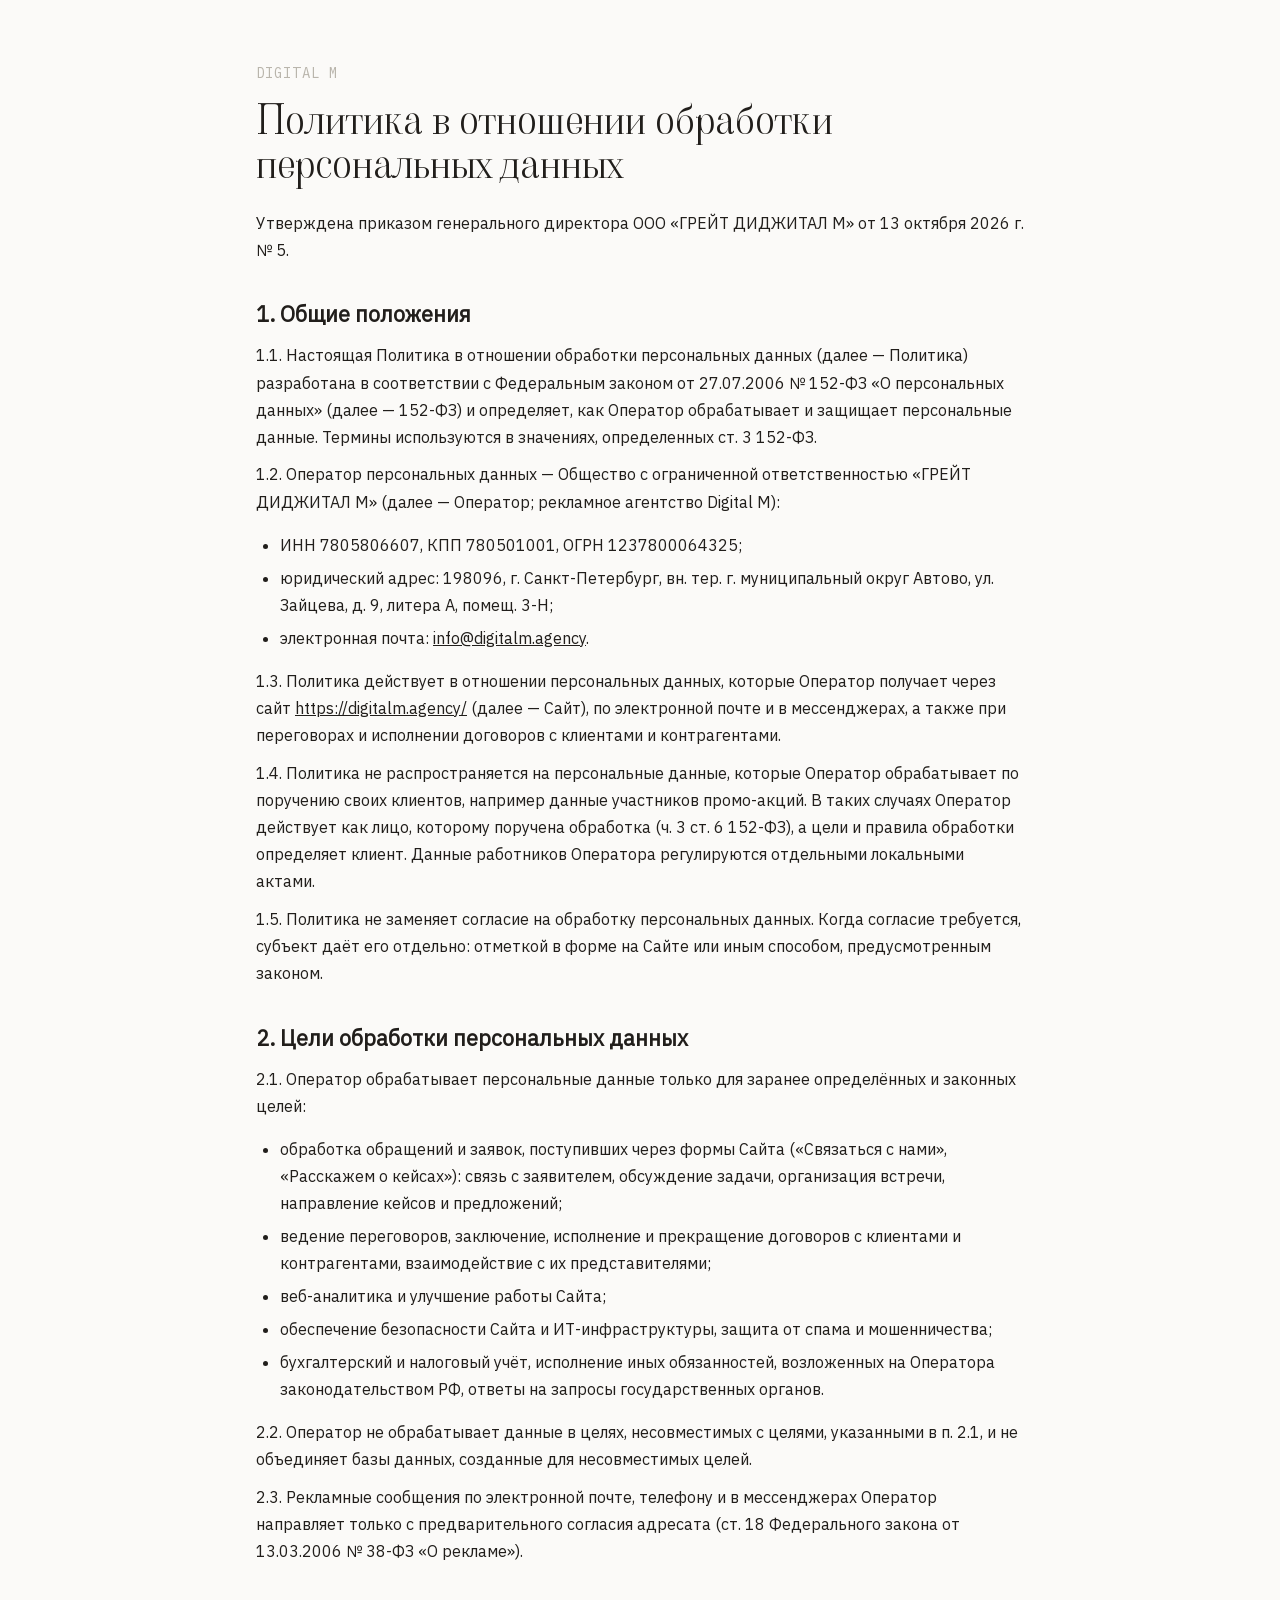
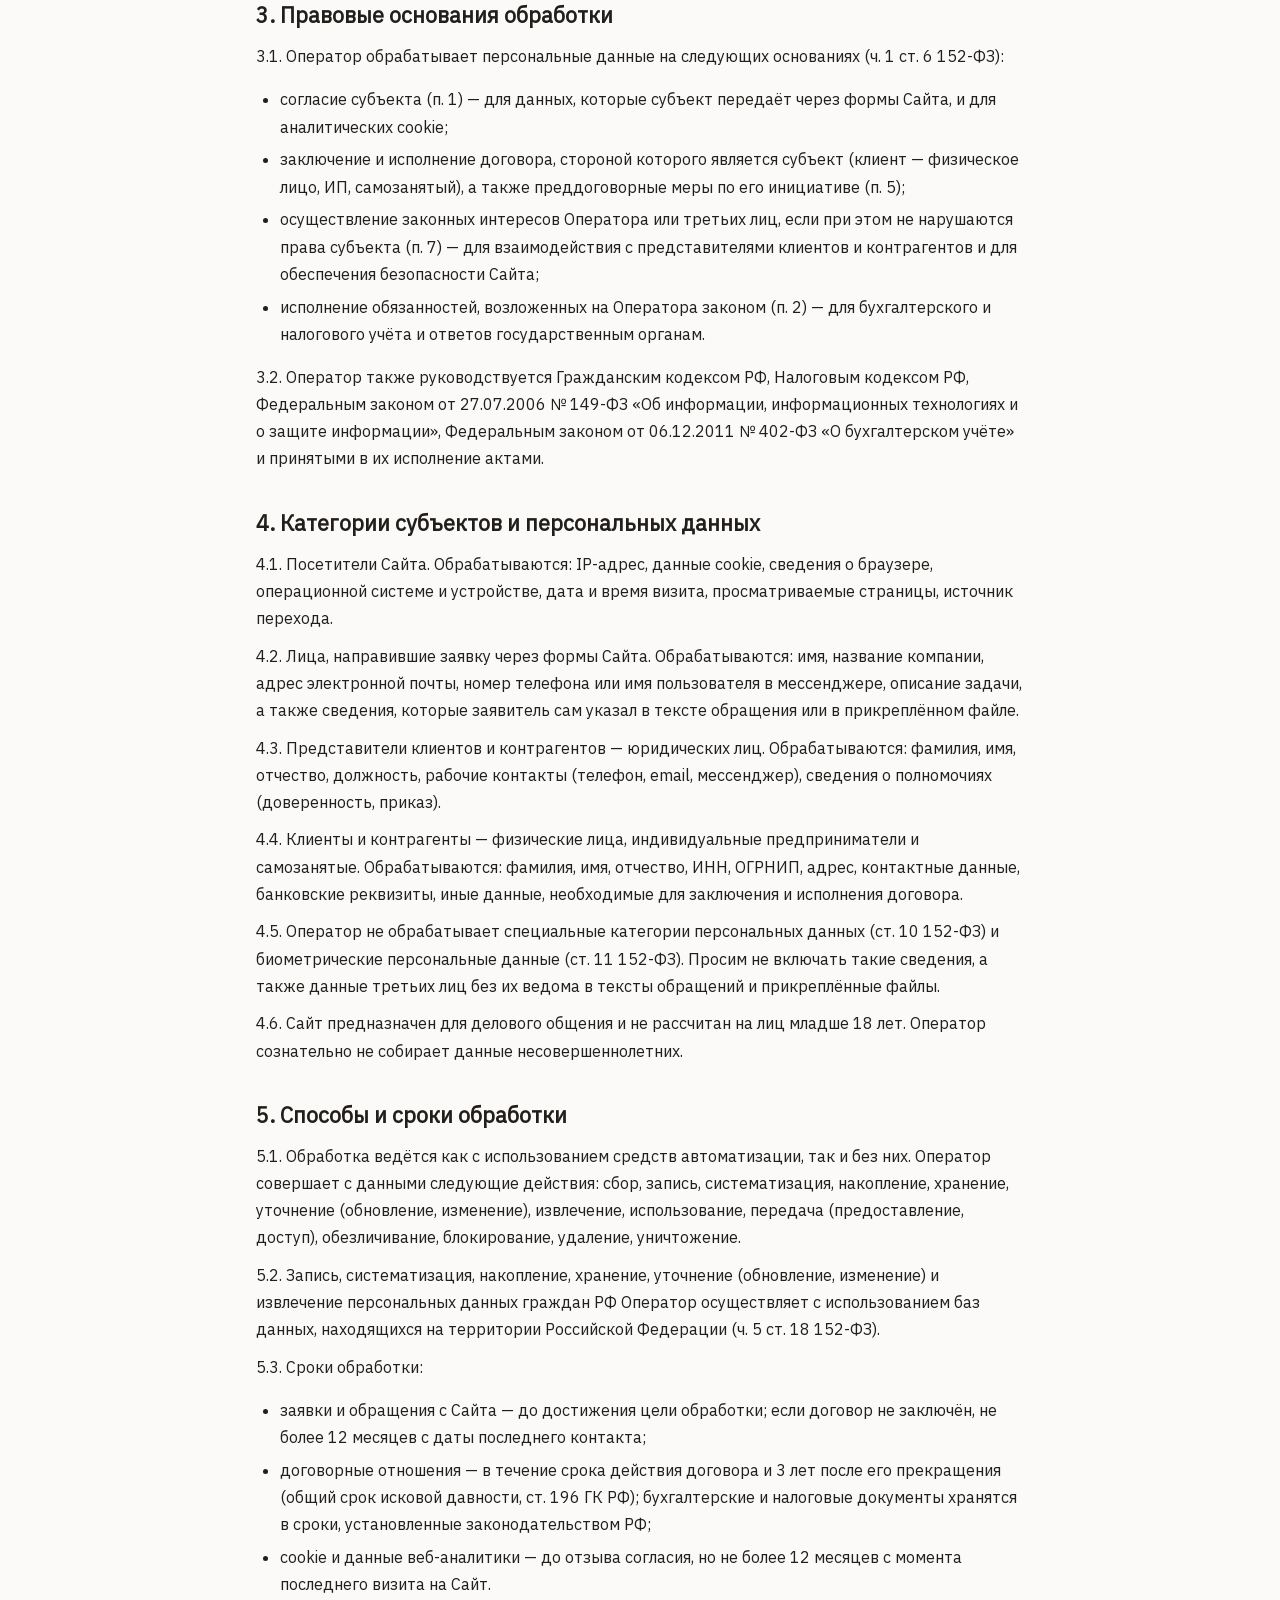
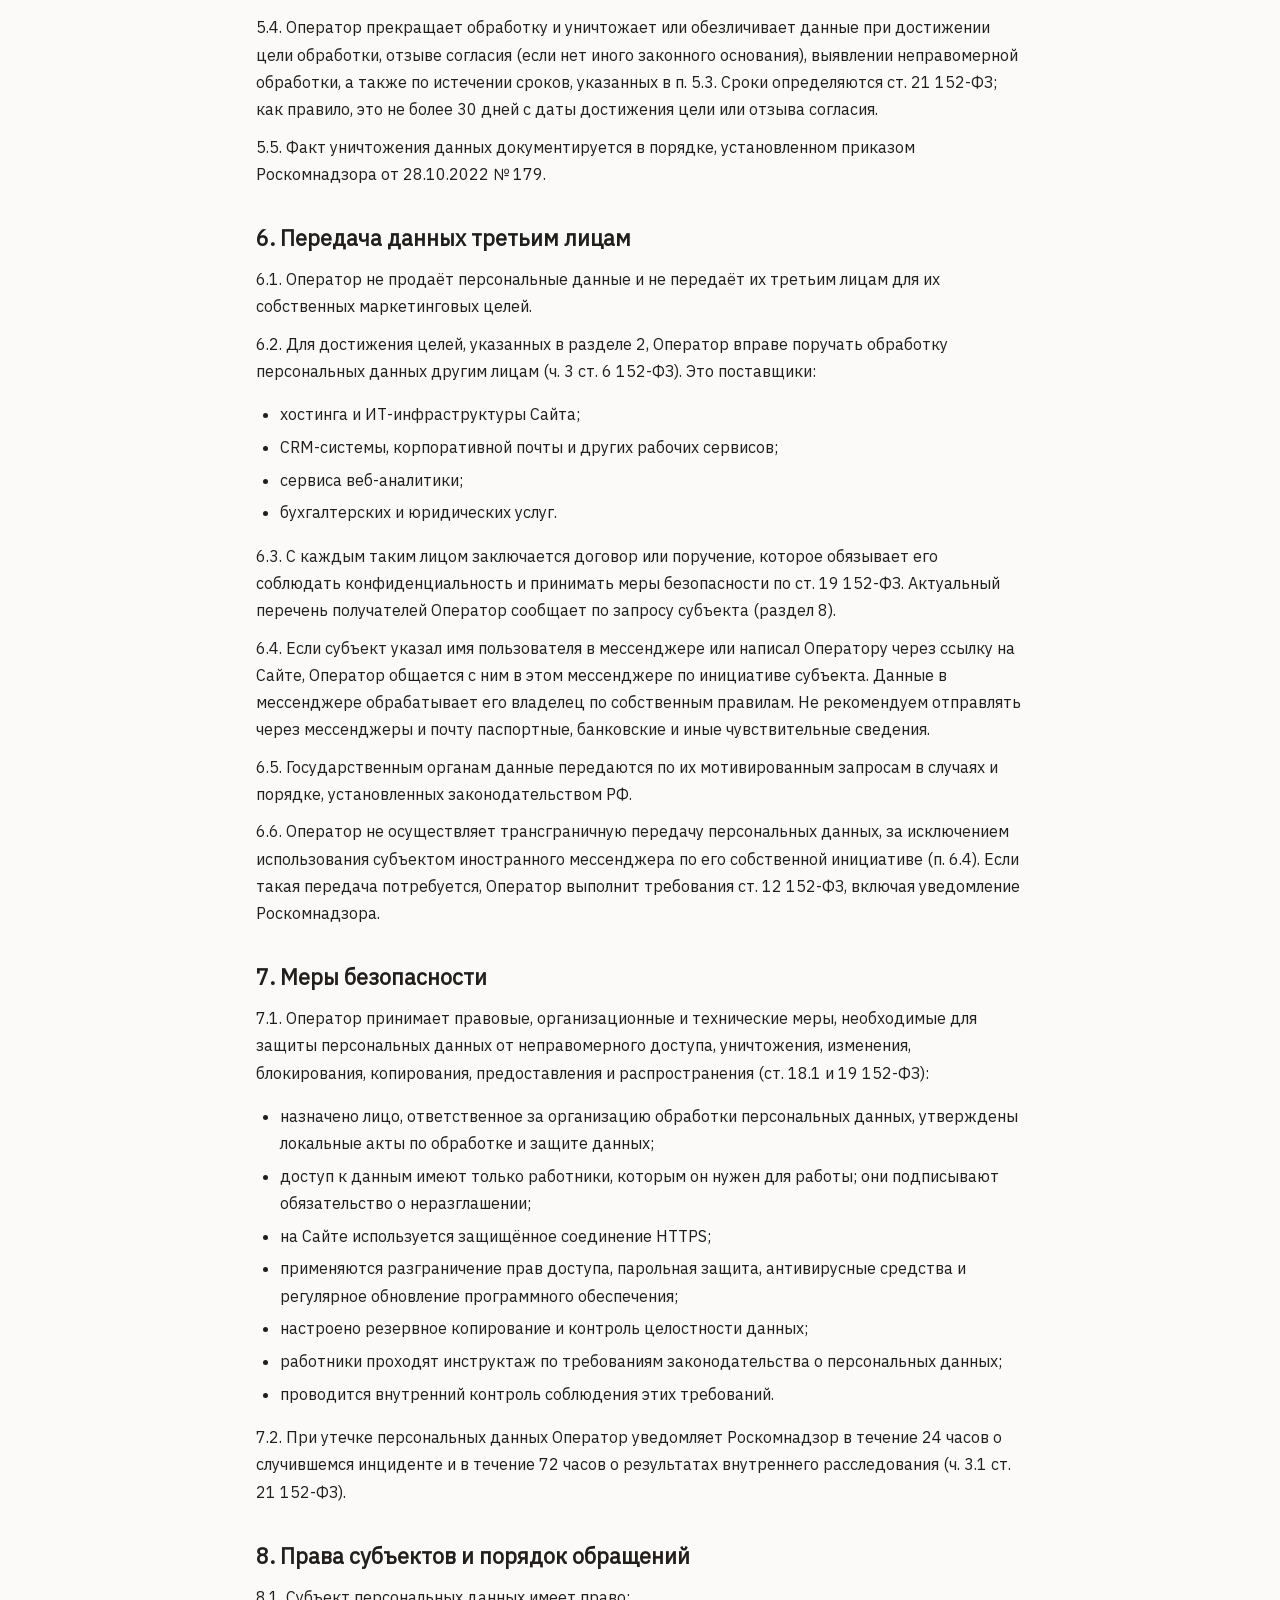
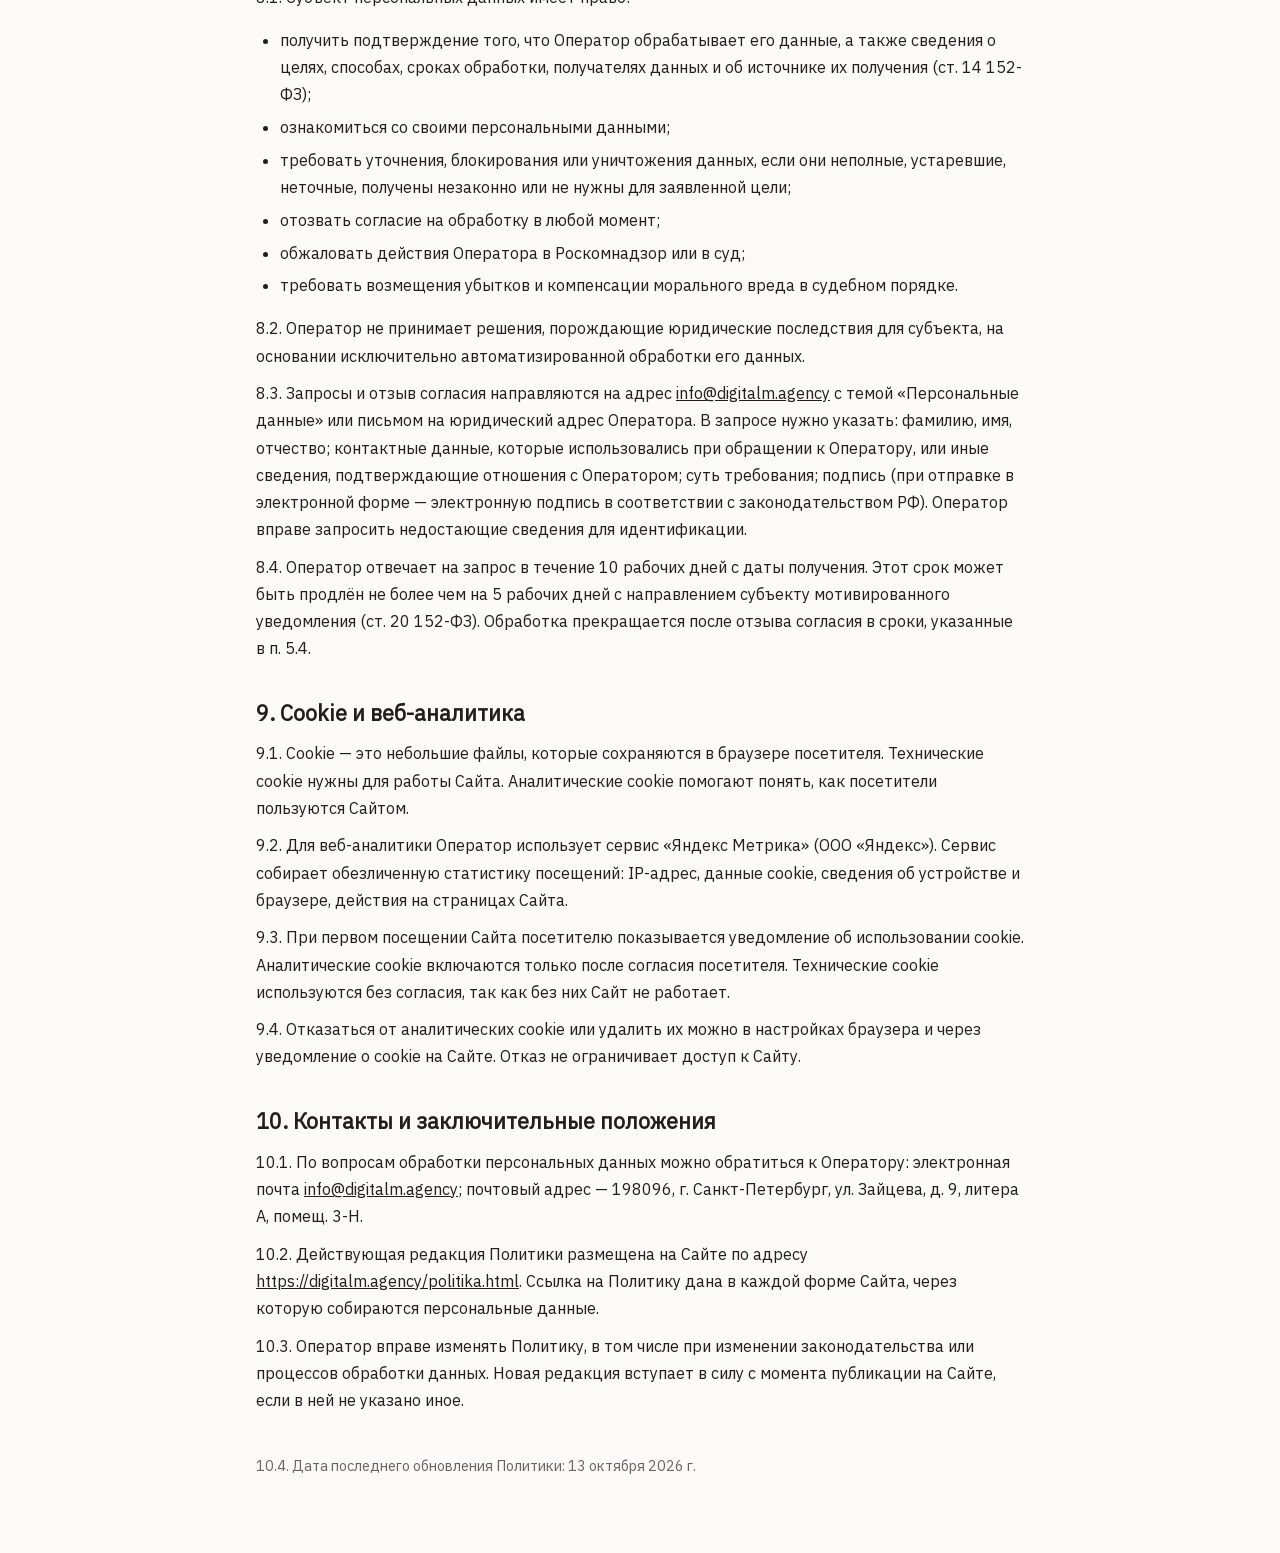
<file: politika.html>
<!doctype html>
<html lang="ru">
<meta charset="utf-8">
<meta name="viewport" content="width=device-width, initial-scale=1">
<meta name="robots" content="noindex">
<title>Digital M — политика обработки персональных данных</title>
<link href="fonts/fonts.css?v=1210" rel="stylesheet">
<style>
  body{ margin:0; background:#FBFAF8; color:#211E1B; font-family:"IBM Plex Sans",system-ui,sans-serif; }
  main{ max-width:48rem; margin:0 auto; padding:4rem 1.25rem; }
  .k{ font-family:"IBM Plex Mono",monospace; font-size:.875rem; letter-spacing:.08em; text-transform:uppercase; color:#B9B5AC; }
  h1{ font-family:"Viaoda Libre",Georgia,serif; font-weight:400; font-size:2.5rem; line-height:1.1; margin:1rem 0 1.5rem; }
  h2{ font-size:1.35rem; line-height:1.35; margin:2.25rem 0 .8rem; }
  h3{ font-size:1.08rem; line-height:1.45; margin:1.5rem 0 .55rem; }
  p, li{ font-size:1rem; line-height:1.7; }
  p{ margin:.65rem 0; }
  li{ margin:.35rem 0; }
  ul{ padding-left:1.5rem; }
  .updated{ margin-top:2.5rem; font-size:.9rem; color:#68645E; }
  a{ color:inherit; }
</style>
<main>
  <div class="k">Digital M</div>
  <h1>Политика в отношении обработки персональных данных</h1>
  <p>Утверждена приказом генерального директора ООО «ГРЕЙТ ДИДЖИТАЛ М» от 13 октября 2026 г. № 5.</p>

  <h2>1. Общие положения</h2>
  <p>1.1. Настоящая Политика в отношении обработки персональных данных (далее — Политика) разработана в соответствии с Федеральным законом от 27.07.2006 № 152-ФЗ «О персональных данных» (далее — 152-ФЗ) и определяет, как Оператор обрабатывает и защищает персональные данные. Термины используются в значениях, определенных ст. 3 152-ФЗ.</p>
  <p>1.2. Оператор персональных данных — Общество с ограниченной ответственностью «ГРЕЙТ ДИДЖИТАЛ М» (далее — Оператор; рекламное агентство Digital M):</p>
  <ul>
    <li>ИНН 7805806607, КПП 780501001, ОГРН 1237800064325;</li>
    <li>юридический адрес: 198096, г. Санкт-Петербург, вн. тер. г. муниципальный округ Автово, ул. Зайцева, д. 9, литера А, помещ. 3-Н;</li>
    <li>электронная почта: <a href="mailto:info@digitalm.agency">info@digitalm.agency</a>.</li>
  </ul>
  <p>1.3. Политика действует в отношении персональных данных, которые Оператор получает через сайт <a href="https://digitalm.agency/">https://digitalm.agency/</a> (далее — Сайт), по электронной почте и в мессенджерах, а также при переговорах и исполнении договоров с клиентами и контрагентами.</p>
  <p>1.4. Политика не распространяется на персональные данные, которые Оператор обрабатывает по поручению своих клиентов, например данные участников промо-акций. В таких случаях Оператор действует как лицо, которому поручена обработка (ч. 3 ст. 6 152-ФЗ), а цели и правила обработки определяет клиент. Данные работников Оператора регулируются отдельными локальными актами.</p>
  <p>1.5. Политика не заменяет согласие на обработку персональных данных. Когда согласие требуется, субъект даёт его отдельно: отметкой в форме на Сайте или иным способом, предусмотренным законом.</p>

  <h2>2. Цели обработки персональных данных</h2>
  <p>2.1. Оператор обрабатывает персональные данные только для заранее определённых и законных целей:</p>
  <ul>
    <li>обработка обращений и заявок, поступивших через формы Сайта («Связаться с нами», «Расскажем о кейсах»): связь с заявителем, обсуждение задачи, организация встречи, направление кейсов и предложений;</li>
    <li>ведение переговоров, заключение, исполнение и прекращение договоров с клиентами и контрагентами, взаимодействие с их представителями;</li>
    <li>веб-аналитика и улучшение работы Сайта;</li>
    <li>обеспечение безопасности Сайта и ИТ-инфраструктуры, защита от спама и мошенничества;</li>
    <li>бухгалтерский и налоговый учёт, исполнение иных обязанностей, возложенных на Оператора законодательством РФ, ответы на запросы государственных органов.</li>
  </ul>
  <p>2.2. Оператор не обрабатывает данные в целях, несовместимых с целями, указанными в п. 2.1, и не объединяет базы данных, созданные для несовместимых целей.</p>
  <p>2.3. Рекламные сообщения по электронной почте, телефону и в мессенджерах Оператор направляет только с предварительного согласия адресата (ст. 18 Федерального закона от 13.03.2006 № 38-ФЗ «О рекламе»).</p>

  <h2>3. Правовые основания обработки</h2>
  <p>3.1. Оператор обрабатывает персональные данные на следующих основаниях (ч. 1 ст. 6 152-ФЗ):</p>
  <ul>
    <li>согласие субъекта (п. 1) — для данных, которые субъект передаёт через формы Сайта, и для аналитических cookie;</li>
    <li>заключение и исполнение договора, стороной которого является субъект (клиент — физическое лицо, ИП, самозанятый), а также преддоговорные меры по его инициативе (п. 5);</li>
    <li>осуществление законных интересов Оператора или третьих лиц, если при этом не нарушаются права субъекта (п. 7) — для взаимодействия с представителями клиентов и контрагентов и для обеспечения безопасности Сайта;</li>
    <li>исполнение обязанностей, возложенных на Оператора законом (п. 2) — для бухгалтерского и налогового учёта и ответов государственным органам.</li>
  </ul>
  <p>3.2. Оператор также руководствуется Гражданским кодексом РФ, Налоговым кодексом РФ, Федеральным законом от 27.07.2006 № 149-ФЗ «Об информации, информационных технологиях и о защите информации», Федеральным законом от 06.12.2011 № 402-ФЗ «О бухгалтерском учёте» и принятыми в их исполнение актами.</p>

  <h2>4. Категории субъектов и персональных данных</h2>
  <p>4.1. Посетители Сайта. Обрабатываются: IP-адрес, данные cookie, сведения о браузере, операционной системе и устройстве, дата и время визита, просматриваемые страницы, источник перехода.</p>
  <p>4.2. Лица, направившие заявку через формы Сайта. Обрабатываются: имя, название компании, адрес электронной почты, номер телефона или имя пользователя в мессенджере, описание задачи, а также сведения, которые заявитель сам указал в тексте обращения или в прикреплённом файле.</p>
  <p>4.3. Представители клиентов и контрагентов — юридических лиц. Обрабатываются: фамилия, имя, отчество, должность, рабочие контакты (телефон, email, мессенджер), сведения о полномочиях (доверенность, приказ).</p>
  <p>4.4. Клиенты и контрагенты — физические лица, индивидуальные предприниматели и самозанятые. Обрабатываются: фамилия, имя, отчество, ИНН, ОГРНИП, адрес, контактные данные, банковские реквизиты, иные данные, необходимые для заключения и исполнения договора.</p>
  <p>4.5. Оператор не обрабатывает специальные категории персональных данных (ст. 10 152-ФЗ) и биометрические персональные данные (ст. 11 152-ФЗ). Просим не включать такие сведения, а также данные третьих лиц без их ведома в тексты обращений и прикреплённые файлы.</p>
  <p>4.6. Сайт предназначен для делового общения и не рассчитан на лиц младше 18 лет. Оператор сознательно не собирает данные несовершеннолетних.</p>

  <h2>5. Способы и сроки обработки</h2>
  <p>5.1. Обработка ведётся как с использованием средств автоматизации, так и без них. Оператор совершает с данными следующие действия: сбор, запись, систематизация, накопление, хранение, уточнение (обновление, изменение), извлечение, использование, передача (предоставление, доступ), обезличивание, блокирование, удаление, уничтожение.</p>
  <p>5.2. Запись, систематизация, накопление, хранение, уточнение (обновление, изменение) и извлечение персональных данных граждан РФ Оператор осуществляет с использованием баз данных, находящихся на территории Российской Федерации (ч. 5 ст. 18 152-ФЗ).</p>
  <p>5.3. Сроки обработки:</p>
  <ul>
    <li>заявки и обращения с Сайта — до достижения цели обработки; если договор не заключён, не более 12 месяцев с даты последнего контакта;</li>
    <li>договорные отношения — в течение срока действия договора и 3 лет после его прекращения (общий срок исковой давности, ст. 196 ГК РФ); бухгалтерские и налоговые документы хранятся в сроки, установленные законодательством РФ;</li>
    <li>cookie и данные веб-аналитики — до отзыва согласия, но не более 12 месяцев с момента последнего визита на Сайт.</li>
  </ul>
  <p>5.4. Оператор прекращает обработку и уничтожает или обезличивает данные при достижении цели обработки, отзыве согласия (если нет иного законного основания), выявлении неправомерной обработки, а также по истечении сроков, указанных в п. 5.3. Сроки определяются ст. 21 152-ФЗ; как правило, это не более 30 дней с даты достижения цели или отзыва согласия.</p>
  <p>5.5. Факт уничтожения данных документируется в порядке, установленном приказом Роскомнадзора от 28.10.2022 № 179.</p>

  <h2>6. Передача данных третьим лицам</h2>
  <p>6.1. Оператор не продаёт персональные данные и не передаёт их третьим лицам для их собственных маркетинговых целей.</p>
  <p>6.2. Для достижения целей, указанных в разделе 2, Оператор вправе поручать обработку персональных данных другим лицам (ч. 3 ст. 6 152-ФЗ). Это поставщики:</p>
  <ul>
    <li>хостинга и ИТ-инфраструктуры Сайта;</li>
    <li>CRM-системы, корпоративной почты и других рабочих сервисов;</li>
    <li>сервиса веб-аналитики;</li>
    <li>бухгалтерских и юридических услуг.</li>
  </ul>
  <p>6.3. С каждым таким лицом заключается договор или поручение, которое обязывает его соблюдать конфиденциальность и принимать меры безопасности по ст. 19 152-ФЗ. Актуальный перечень получателей Оператор сообщает по запросу субъекта (раздел 8).</p>
  <p>6.4. Если субъект указал имя пользователя в мессенджере или написал Оператору через ссылку на Сайте, Оператор общается с ним в этом мессенджере по инициативе субъекта. Данные в мессенджере обрабатывает его владелец по собственным правилам. Не рекомендуем отправлять через мессенджеры и почту паспортные, банковские и иные чувствительные сведения.</p>
  <p>6.5. Государственным органам данные передаются по их мотивированным запросам в случаях и порядке, установленных законодательством РФ.</p>
  <p>6.6. Оператор не осуществляет трансграничную передачу персональных данных, за исключением использования субъектом иностранного мессенджера по его собственной инициативе (п. 6.4). Если такая передача потребуется, Оператор выполнит требования ст. 12 152-ФЗ, включая уведомление Роскомнадзора.</p>

  <h2>7. Меры безопасности</h2>
  <p>7.1. Оператор принимает правовые, организационные и технические меры, необходимые для защиты персональных данных от неправомерного доступа, уничтожения, изменения, блокирования, копирования, предоставления и распространения (ст. 18.1 и 19 152-ФЗ):</p>
  <ul>
    <li>назначено лицо, ответственное за организацию обработки персональных данных, утверждены локальные акты по обработке и защите данных;</li>
    <li>доступ к данным имеют только работники, которым он нужен для работы; они подписывают обязательство о неразглашении;</li>
    <li>на Сайте используется защищённое соединение HTTPS;</li>
    <li>применяются разграничение прав доступа, парольная защита, антивирусные средства и регулярное обновление программного обеспечения;</li>
    <li>настроено резервное копирование и контроль целостности данных;</li>
    <li>работники проходят инструктаж по требованиям законодательства о персональных данных;</li>
    <li>проводится внутренний контроль соблюдения этих требований.</li>
  </ul>
  <p>7.2. При утечке персональных данных Оператор уведомляет Роскомнадзор в течение 24 часов о случившемся инциденте и в течение 72 часов о результатах внутреннего расследования (ч. 3.1 ст. 21 152-ФЗ).</p>

  <h2>8. Права субъектов и порядок обращений</h2>
  <p>8.1. Субъект персональных данных имеет право:</p>
  <ul>
    <li>получить подтверждение того, что Оператор обрабатывает его данные, а также сведения о целях, способах, сроках обработки, получателях данных и об источнике их получения (ст. 14 152-ФЗ);</li>
    <li>ознакомиться со своими персональными данными;</li>
    <li>требовать уточнения, блокирования или уничтожения данных, если они неполные, устаревшие, неточные, получены незаконно или не нужны для заявленной цели;</li>
    <li>отозвать согласие на обработку в любой момент;</li>
    <li>обжаловать действия Оператора в Роскомнадзор или в суд;</li>
    <li>требовать возмещения убытков и компенсации морального вреда в судебном порядке.</li>
  </ul>
  <p>8.2. Оператор не принимает решения, порождающие юридические последствия для субъекта, на основании исключительно автоматизированной обработки его данных.</p>
  <p>8.3. Запросы и отзыв согласия направляются на адрес <a href="mailto:info@digitalm.agency?subject=%D0%9F%D0%B5%D1%80%D1%81%D0%BE%D0%BD%D0%B0%D0%BB%D1%8C%D0%BD%D1%8B%D0%B5%20%D0%B4%D0%B0%D0%BD%D0%BD%D1%8B%D0%B5">info@digitalm.agency</a> с темой «Персональные данные» или письмом на юридический адрес Оператора. В запросе нужно указать: фамилию, имя, отчество; контактные данные, которые использовались при обращении к Оператору, или иные сведения, подтверждающие отношения с Оператором; суть требования; подпись (при отправке в электронной форме — электронную подпись в соответствии с законодательством РФ). Оператор вправе запросить недостающие сведения для идентификации.</p>
  <p>8.4. Оператор отвечает на запрос в течение 10 рабочих дней с даты получения. Этот срок может быть продлён не более чем на 5 рабочих дней с направлением субъекту мотивированного уведомления (ст. 20 152-ФЗ). Обработка прекращается после отзыва согласия в сроки, указанные в п. 5.4.</p>

  <h2>9. Cookie и веб-аналитика</h2>
  <p>9.1. Cookie — это небольшие файлы, которые сохраняются в браузере посетителя. Технические cookie нужны для работы Сайта. Аналитические cookie помогают понять, как посетители пользуются Сайтом.</p>
  <p>9.2. Для веб-аналитики Оператор использует сервис «Яндекс Метрика» (ООО «Яндекс»). Сервис собирает обезличенную статистику посещений: IP-адрес, данные cookie, сведения об устройстве и браузере, действия на страницах Сайта.</p>
  <p>9.3. При первом посещении Сайта посетителю показывается уведомление об использовании cookie. Аналитические cookie включаются только после согласия посетителя. Технические cookie используются без согласия, так как без них Сайт не работает.</p>
  <p>9.4. Отказаться от аналитических cookie или удалить их можно в настройках браузера и через уведомление о cookie на Сайте. Отказ не ограничивает доступ к Сайту.</p>

  <h2>10. Контакты и заключительные положения</h2>
  <p>10.1. По вопросам обработки персональных данных можно обратиться к Оператору: электронная почта <a href="mailto:info@digitalm.agency">info@digitalm.agency</a>; почтовый адрес — 198096, г. Санкт-Петербург, ул. Зайцева, д. 9, литера А, помещ. 3-Н.</p>
  <p>10.2. Действующая редакция Политики размещена на Сайте по адресу <a href="https://digitalm.agency/politika.html">https://digitalm.agency/politika.html</a>. Ссылка на Политику дана в каждой форме Сайта, через которую собираются персональные данные.</p>
  <p>10.3. Оператор вправе изменять Политику, в том числе при изменении законодательства или процессов обработки данных. Новая редакция вступает в силу с момента публикации на Сайте, если в ней не указано иное.</p>
  <p class="updated">10.4. Дата последнего обновления Политики: 13 октября 2026 г.</p>
</main>
</html>
</file>
<file: fonts/fonts.css>
/* Шрифты сайта — локально (12.10), раньше грузились с Google Fonts. Начертания 400; наборы: кириллица и латиница. */
/* cyrillic-ext */
@font-face {
  font-family: 'IBM Plex Mono';
  font-style: normal;
  font-weight: 400;
  font-display: swap;
  src: url(ibm-plex-mono-400-cyrillic-ext.woff2) format('woff2');
  unicode-range: U+0460-052F, U+1C80-1C8A, U+20B4, U+2DE0-2DFF, U+A640-A69F, U+FE2E-FE2F;
}
/* cyrillic */
@font-face {
  font-family: 'IBM Plex Mono';
  font-style: normal;
  font-weight: 400;
  font-display: swap;
  src: url(ibm-plex-mono-400-cyrillic.woff2) format('woff2');
  unicode-range: U+0301, U+0400-045F, U+0490-0491, U+04B0-04B1, U+2116;
}
/* latin-ext */
@font-face {
  font-family: 'IBM Plex Mono';
  font-style: normal;
  font-weight: 400;
  font-display: swap;
  src: url(ibm-plex-mono-400-latin-ext.woff2) format('woff2');
  unicode-range: U+0100-02BA, U+02BD-02C5, U+02C7-02CC, U+02CE-02D7, U+02DD-02FF, U+0304, U+0308, U+0329, U+1D00-1DBF, U+1E00-1E9F, U+1EF2-1EFF, U+2020, U+20A0-20AB, U+20AD-20C4, U+2113, U+2C60-2C7F, U+A720-A7FF;
}
/* latin */
@font-face {
  font-family: 'IBM Plex Mono';
  font-style: normal;
  font-weight: 400;
  font-display: swap;
  src: url(ibm-plex-mono-400-latin.woff2) format('woff2');
  unicode-range: U+0000-00FF, U+0131, U+0152-0153, U+02BB-02BC, U+02C6, U+02DA, U+02DC, U+0304, U+0308, U+0329, U+2000-206F, U+20AC, U+2122, U+2191, U+2193, U+2212, U+2215, U+FEFF, U+FFFD;
}
/* cyrillic-ext */
@font-face {
  font-family: 'IBM Plex Sans';
  font-style: normal;
  font-weight: 400;
  font-stretch: 100%;
  font-display: swap;
  src: url(ibm-plex-sans-400-cyrillic-ext.woff2) format('woff2');
  unicode-range: U+0460-052F, U+1C80-1C8A, U+20B4, U+2DE0-2DFF, U+A640-A69F, U+FE2E-FE2F;
}
/* cyrillic */
@font-face {
  font-family: 'IBM Plex Sans';
  font-style: normal;
  font-weight: 400;
  font-stretch: 100%;
  font-display: swap;
  src: url(ibm-plex-sans-400-cyrillic.woff2) format('woff2');
  unicode-range: U+0301, U+0400-045F, U+0490-0491, U+04B0-04B1, U+2116;
}
/* latin-ext */
@font-face {
  font-family: 'IBM Plex Sans';
  font-style: normal;
  font-weight: 400;
  font-stretch: 100%;
  font-display: swap;
  src: url(ibm-plex-sans-400-latin-ext.woff2) format('woff2');
  unicode-range: U+0100-02BA, U+02BD-02C5, U+02C7-02CC, U+02CE-02D7, U+02DD-02FF, U+0304, U+0308, U+0329, U+1D00-1DBF, U+1E00-1E9F, U+1EF2-1EFF, U+2020, U+20A0-20AB, U+20AD-20C4, U+2113, U+2C60-2C7F, U+A720-A7FF;
}
/* latin */
@font-face {
  font-family: 'IBM Plex Sans';
  font-style: normal;
  font-weight: 400;
  font-stretch: 100%;
  font-display: swap;
  src: url(ibm-plex-sans-400-latin.woff2) format('woff2');
  unicode-range: U+0000-00FF, U+0131, U+0152-0153, U+02BB-02BC, U+02C6, U+02DA, U+02DC, U+0304, U+0308, U+0329, U+2000-206F, U+20AC, U+2122, U+2191, U+2193, U+2212, U+2215, U+FEFF, U+FFFD;
}
/* cyrillic-ext */
@font-face {
  font-family: 'Viaoda Libre';
  font-style: normal;
  font-weight: 400;
  font-display: swap;
  src: url(viaoda-libre-400-cyrillic-ext.woff2) format('woff2');
  unicode-range: U+0460-052F, U+1C80-1C8A, U+20B4, U+2DE0-2DFF, U+A640-A69F, U+FE2E-FE2F;
}
/* cyrillic */
@font-face {
  font-family: 'Viaoda Libre';
  font-style: normal;
  font-weight: 400;
  font-display: swap;
  src: url(viaoda-libre-400-cyrillic.woff2) format('woff2');
  unicode-range: U+0301, U+0400-045F, U+0490-0491, U+04B0-04B1, U+2116;
}
/* latin-ext */
@font-face {
  font-family: 'Viaoda Libre';
  font-style: normal;
  font-weight: 400;
  font-display: swap;
  src: url(viaoda-libre-400-latin-ext.woff2) format('woff2');
  unicode-range: U+0100-02BA, U+02BD-02C5, U+02C7-02CC, U+02CE-02D7, U+02DD-02FF, U+0304, U+0308, U+0329, U+1D00-1DBF, U+1E00-1E9F, U+1EF2-1EFF, U+2020, U+20A0-20AB, U+20AD-20C4, U+2113, U+2C60-2C7F, U+A720-A7FF;
}
/* latin */
@font-face {
  font-family: 'Viaoda Libre';
  font-style: normal;
  font-weight: 400;
  font-display: swap;
  src: url(viaoda-libre-400-latin.woff2) format('woff2');
  unicode-range: U+0000-00FF, U+0131, U+0152-0153, U+02BB-02BC, U+02C6, U+02DA, U+02DC, U+0304, U+0308, U+0329, U+2000-206F, U+20AC, U+2122, U+2191, U+2193, U+2212, U+2215, U+FEFF, U+FFFD;
}
</file>
<file: mobile.css>
html{ font-size: calc(100vw / 22.5); }
:root{
  --pole: 0.25rem;     
  --col:  4.25rem;     
  --gut:  1rem;        
  --pad:  1rem;        
  --cross: 0.5rem;     
  --plate-h: 2rem;       
  --btn-size: 0.75rem;   
  --btn-h: 2.75rem;      
  --btn-pad: 1.25rem;    
  --plate-w: 14.75rem;   
  --bar: calc(100lvh - 100svh);
  --menu-b: 0rem;       
  --ui-inset: .5rem;    
}
.sheet{ bottom:auto; height:100svh; }
.menu{ bottom:var(--menu-b); }
.menu-wrap{ bottom:calc(var(--menu-b) + var(--btn-h)); }
.window > .x.bl, .window > .x.br{ bottom:calc(var(--menu-b) - var(--cross) / 2); }   
.logo{ padding:calc(var(--ui-inset) - 1px); }   
.kicker{ left:auto; right:var(--ui-inset); top:var(--ui-inset); width:6rem; text-align:right;
         font-size:.75rem; line-height:1rem; }
.scale{ top:auto; bottom:0; right:0; }   
.contact{ display:none; }
.menu{ width:var(--plate-w); }
.menu-wrap{ width:var(--plate-w); }
.grain-hot{ display:none; }            
.stage{ overflow-x:hidden; overflow-y:auto; -webkit-overflow-scrolling:touch; overscroll-behavior:contain;
  scrollbar-width:none; }
.stage::-webkit-scrollbar{ display:none; }
.belt{ position:static; height:100%; transform:none !important; will-change:auto; }   
.scene.scene-hero{ height:100%;   
  grid-template-columns: repeat(4, var(--col));
  grid-template-rows:auto; align-content:center; padding: 0 var(--pad); }   
.hero-body{ margin-bottom:0; }
.tezis{ grid-column: 1 / -1; font-size:2.75rem; line-height:3rem; }   
.tezis br.d{ display:none; }
.tezis br.m{ display:inline; }
.scene{ height:auto; }
.scene-services, .scene-form{ grid-template-columns: repeat(4, var(--col)); padding:4rem var(--pad) 0; }
.svc, .form-head, .form-grid{ grid-column: 1 / -1; }
.scene-team{ display:flex; gap:var(--gut); overflow-x:auto; overflow-y:hidden;
  scroll-snap-type:x mandatory; scroll-padding-left:var(--pad); overscroll-behavior-x:contain;
  padding:4rem var(--pad) 0; scrollbar-width:none; }
.scene-team::-webkit-scrollbar{ display:none; }
.scene-team::after{ content:""; flex:0 0 1px; }     
.staff{ display:contents; }
.card{ flex:0 0 17rem; scroll-snap-align:start; }
.svc-name{ grid-column:1 / -1; font-size:2rem; line-height:2.25rem; }
.svc-list{ grid-column:1 / -1; margin-top:1rem; padding:0; }   
.svc-list li{ font-size:1rem; line-height:1.5rem; }
.name{ font-size:1.75rem; line-height:2rem; margin-top:.5rem; }
.name br{ display:none; }            
.role{ margin-top:1rem; font-size:.75rem; line-height:1rem; }
.bio{ font-size:1rem; line-height:1.5rem; margin-top:.75rem; }
.scene-form{ padding-top:4rem; min-height:100%; }   
.form-head{ font-size:2rem; line-height:2.25rem; }
.form-grid{ grid-template-columns:1fr; margin-top:1rem; }
.f{ height:4.5rem; }                                   
.f-label, .f.tall .f-file{ top:.75rem; height:1rem; line-height:1rem; }
.f input{ bottom:.75rem; font-size:1.25rem; line-height:1.75rem; height:1.75rem; }
.f.tall{ height:6.75rem; }                             
.f textarea{ top:2.25rem; bottom:.75rem; font-size:1.25rem; line-height:1.5rem; }
.form-send{ height:var(--btn-h); }                     
.form-grid .f, .form-grid .f.tall{ height:4rem; }                                   
.form-grid .f-label, .form-grid .f.tall .f-file{ top:.5rem; }
.form-grid .f input{ bottom:.5rem; }
.form-grid .f textarea{ top:1.75rem; bottom:.5rem; line-height:1.75rem; padding:0; scrollbar-width:none; }   
.form-grid .f textarea::-webkit-scrollbar{ display:none; }
.form-info{ position:static; grid-column:1 / -1; grid-template-columns:1fr 1fr; column-gap:var(--gut);
            row-gap:1rem; margin:1.5rem 0 7rem; }
.form-info div:nth-child(2){ grid-column:1 / -1; order:3; }
.form-info{ display:none; }   
.form-info dt{ line-height:1rem; }
.form-info dd{ margin-top:.25rem; font-size:1rem; line-height:1.5rem; }
@media (hover: none){
  .plate:hover::before, .menu-panel a:hover::before, .form-send:hover::before{ transform:scaleX(0); }
  .plate:hover span, .menu-panel a:hover span, .form-send:hover span{ color:inherit; }
  .plate:hover i::before, .plate:hover i::after{ background:currentColor; }
  .plate:active::before, .menu-panel a:active::before, .form-send:active::before{ transform:scaleX(1); }
  .plate:active span, .menu-panel a:active span, .form-send:active span{ color:var(--paper); }
}
.menu-contacts{ display:flex; flex-direction:column; gap:1rem; margin:0; padding:1.25rem;
  background-image: repeating-linear-gradient(to right, var(--terra) 0 10px, transparent 10px 13px);
  background-size:100% .5px; background-repeat:no-repeat; background-position:bottom left; }   
.menu-panel a:last-of-type::after{ z-index:2; }
.menu-contacts div{ display:flex; flex-direction:column; gap:.25rem; }
.menu-contacts dt{ font-size:var(--btn-size); line-height:1rem; letter-spacing:.08em; text-transform:uppercase; color:var(--mark-dark); }
.menu-contacts dd{ margin:0; display:flex; gap:1rem; font-family:"IBM Plex Sans",system-ui,sans-serif;
                   font-size:1rem; line-height:1.5rem; letter-spacing:-.02em; }
.menu-panel{ grid-template-columns:minmax(0, 1fr); }   
.menu-contacts a{ color:inherit; text-decoration:none; display:inline; height:auto; padding:0; overflow:visible;
                  font-size:inherit; letter-spacing:inherit; text-transform:none; }
.menu-panel .menu-contacts a::before, .menu-panel .menu-contacts a::after{ content:none; }   
.menu-contacts a:active{ color:var(--terra); }
.scene-cases{ display:block; padding:4rem 0 0; }
.cases-head{ display:none; }
.cases-tape{ margin:0; overflow-x:auto; overflow-y:hidden; padding-bottom:2rem;   
  scroll-snap-type:x mandatory; scroll-padding-left:var(--pad); overscroll-behavior-x:contain; scrollbar-width:none; }
.cases-tape::-webkit-scrollbar{ display:none; }
.cases-track{ transform:none !important; padding:0 var(--pad); gap:var(--gut); }
.cases-track::after{ content:""; flex:0 0 1px; }
.case{ flex:0 0 18.75rem; scroll-snap-align:start; will-change:transform; }   
.case > *{ --u: 1rem; }
.case-shot{ aspect-ratio:1 / 1; width:100%; }   
.case-chips{ right:.5rem; bottom:.5rem; left:.5rem; flex-wrap:wrap; justify-content:flex-end; }
.case-chips li{ font-size:.625rem; line-height:.875rem; padding:.125rem .375rem; }
.case-body{ grid-template-columns:1fr; row-gap:.625rem; margin-top:.625rem; }   
.case-name{ font-size:1.75rem; line-height:2rem; }
.case-desc{ margin-top:.5rem; font-size:1rem; line-height:1.5rem; }
.case-nums{ column-gap:1rem; padding-top:0; }
.num b{ font-size:1.125rem; line-height:1.5rem; padding-bottom:.5625rem; }   
.num span{ margin-top:.5rem; font-size:.75rem; line-height:1rem; font-family:inherit; letter-spacing:0; }
.svc{ padding:.5rem 0; }
.svc-list{ margin-top:.25rem; }
.stage{ scroll-snap-type: y mandatory; }
.scene{ scroll-snap-align: start; scroll-snap-stop: always; min-height:100%; }
.pop{ left:0; right:0; top:0; bottom:0; width:auto; transform:translateY(1rem); overflow-y:auto;
      padding:4.5rem var(--pad) 0; overscroll-behavior:contain; }
.window.pop-open .pop{ transform:none; }
.pop-close{ width:var(--plate-w); height:var(--btn-h); }
.pop-head{ margin-top:1rem; font-size:2rem; line-height:2.25rem; }
.pop-text{ font-size:1rem; line-height:1.5rem; }
.pop-grid{ grid-template-columns:1fr; }
.pop .form-send{ height:var(--btn-h); margin:0 calc(-1 * var(--pad)); width:calc(100% + 2 * var(--pad)); }
.pop-done .form-send{ margin-top:1.5rem; }
.agree{ padding:1rem 0; align-items:flex-start; font-size:.875rem; line-height:1.25rem; }   
.agree input{ margin-top:0; }
.pop .form-send span{ padding-left:calc(var(--pad) + var(--btn-pad)); }
.pop .agree{ padding-bottom:2rem; }   
@media (min-width: 600px){
  :root{ font-size: min(calc(100vw / 32), 24px);   
    --col: calc((100vw - 2 * var(--pole) - 2 * var(--pad) - 3 * var(--gut)) / 4); }
}
</file>
